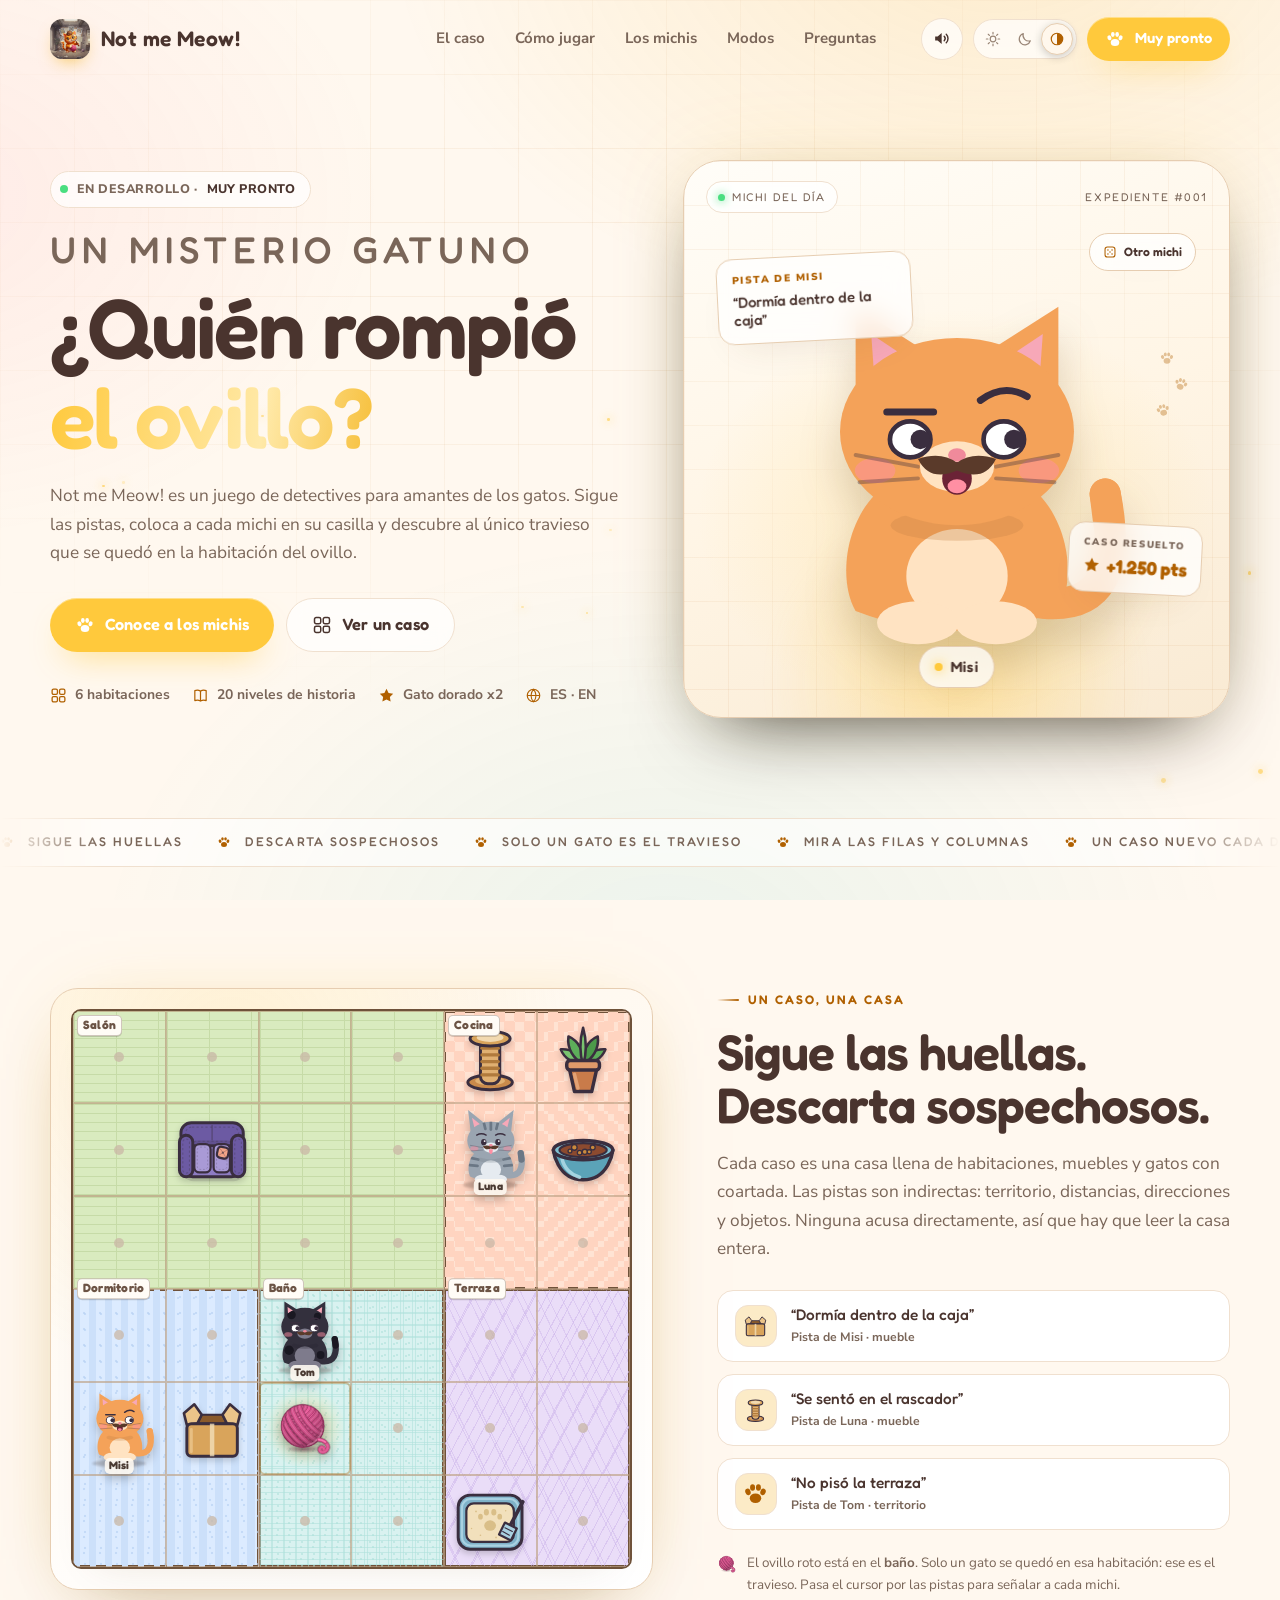
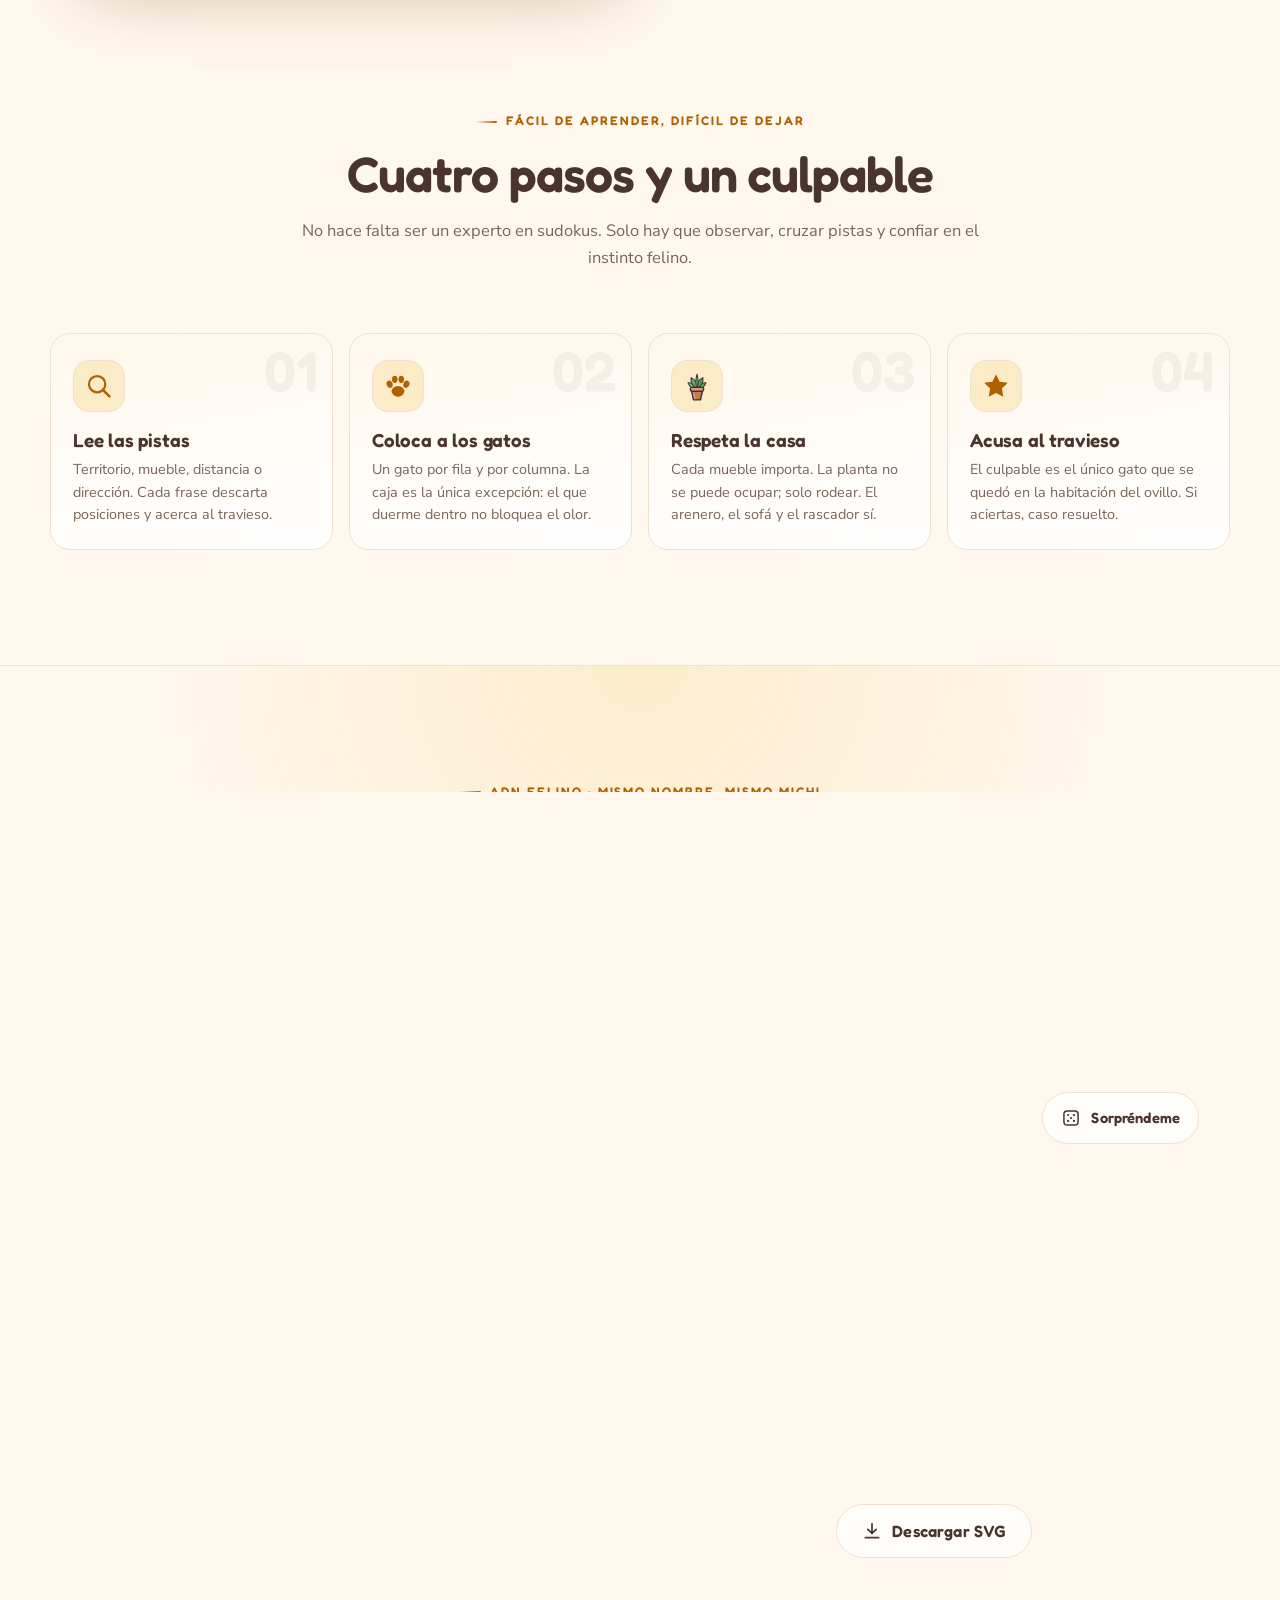
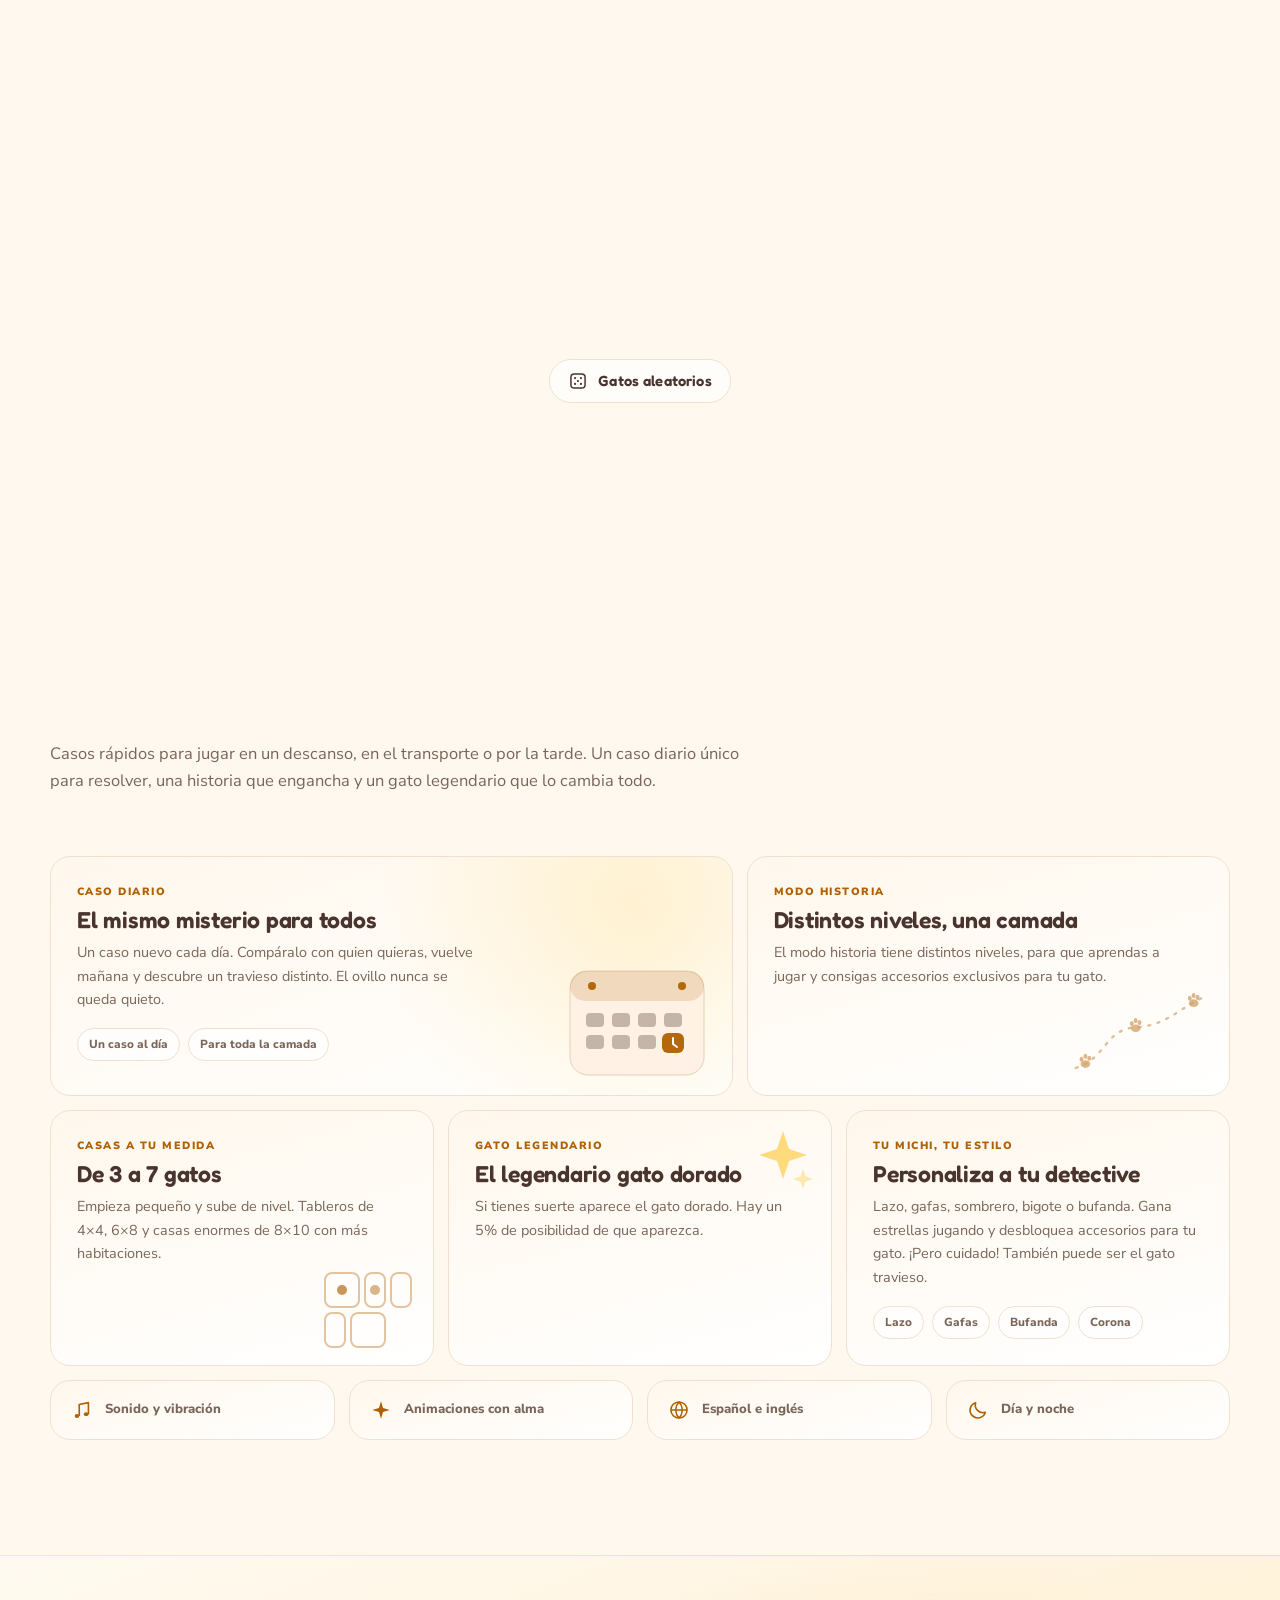
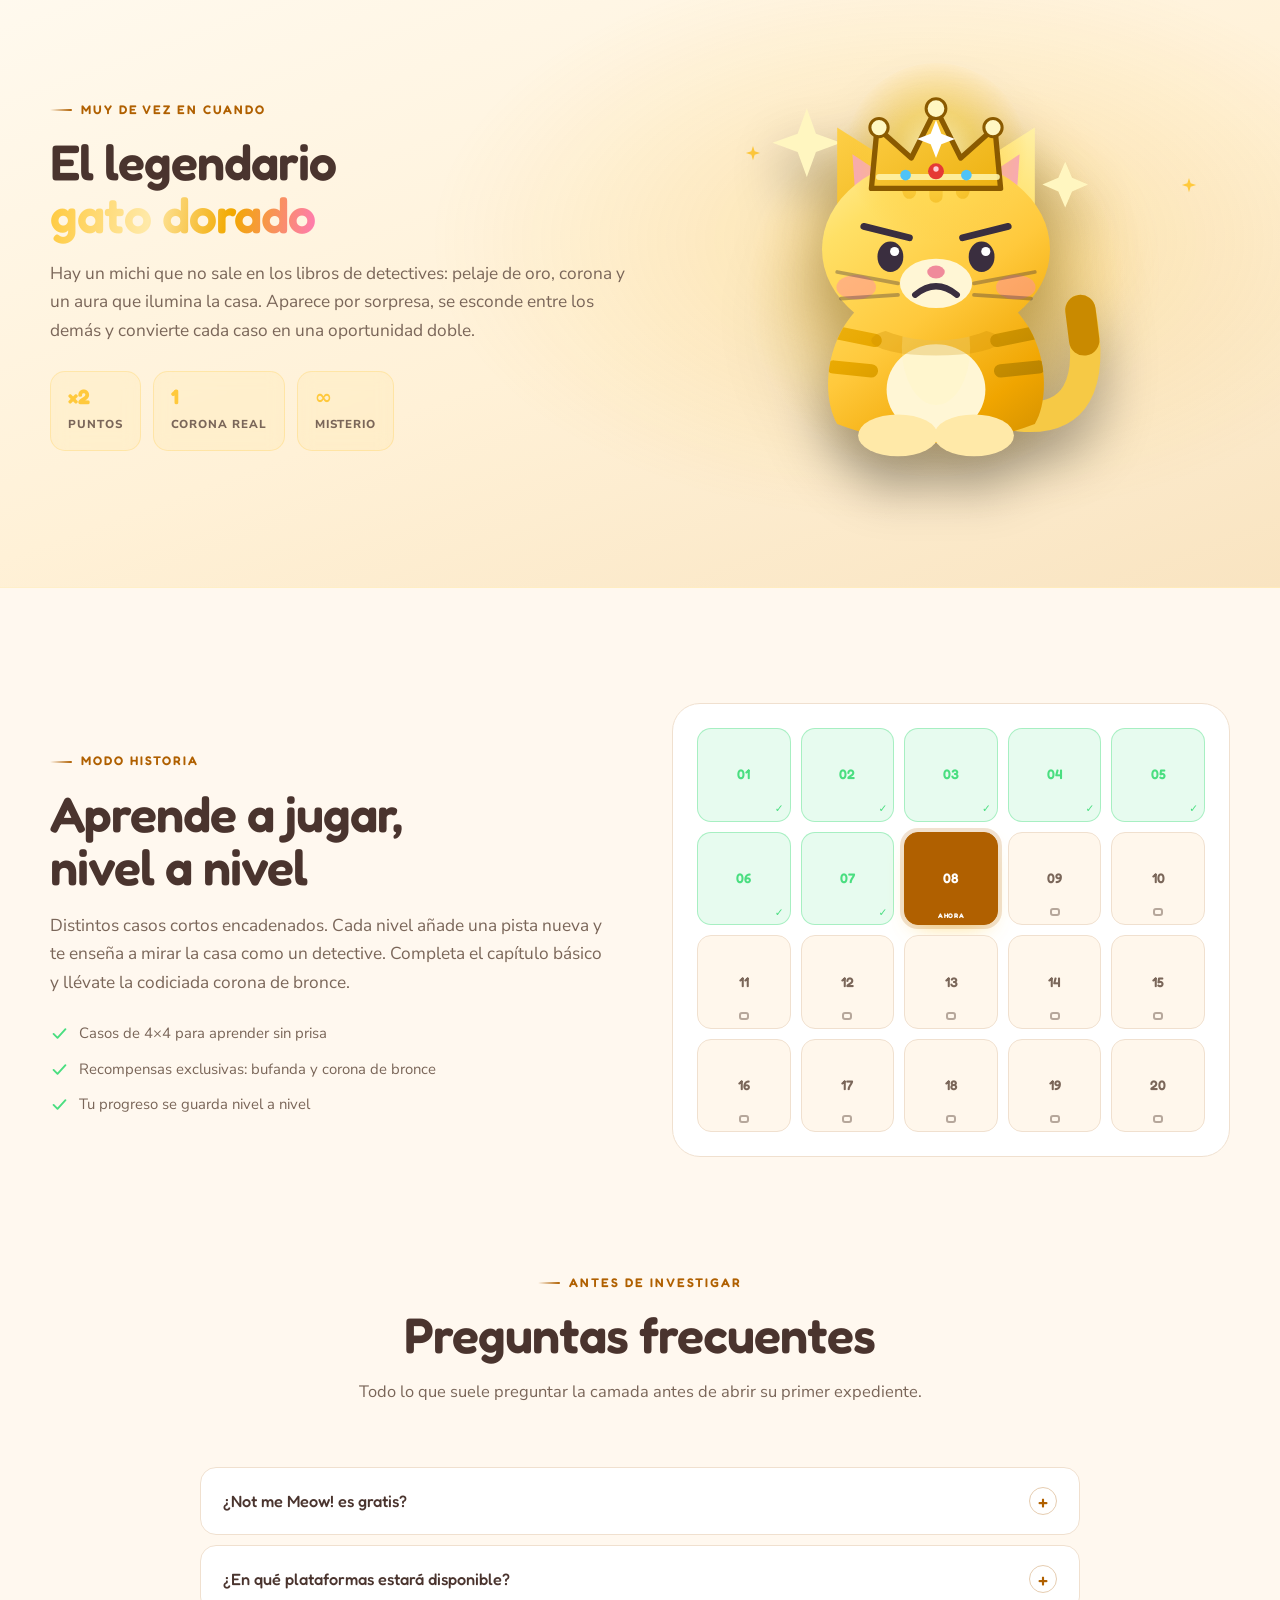
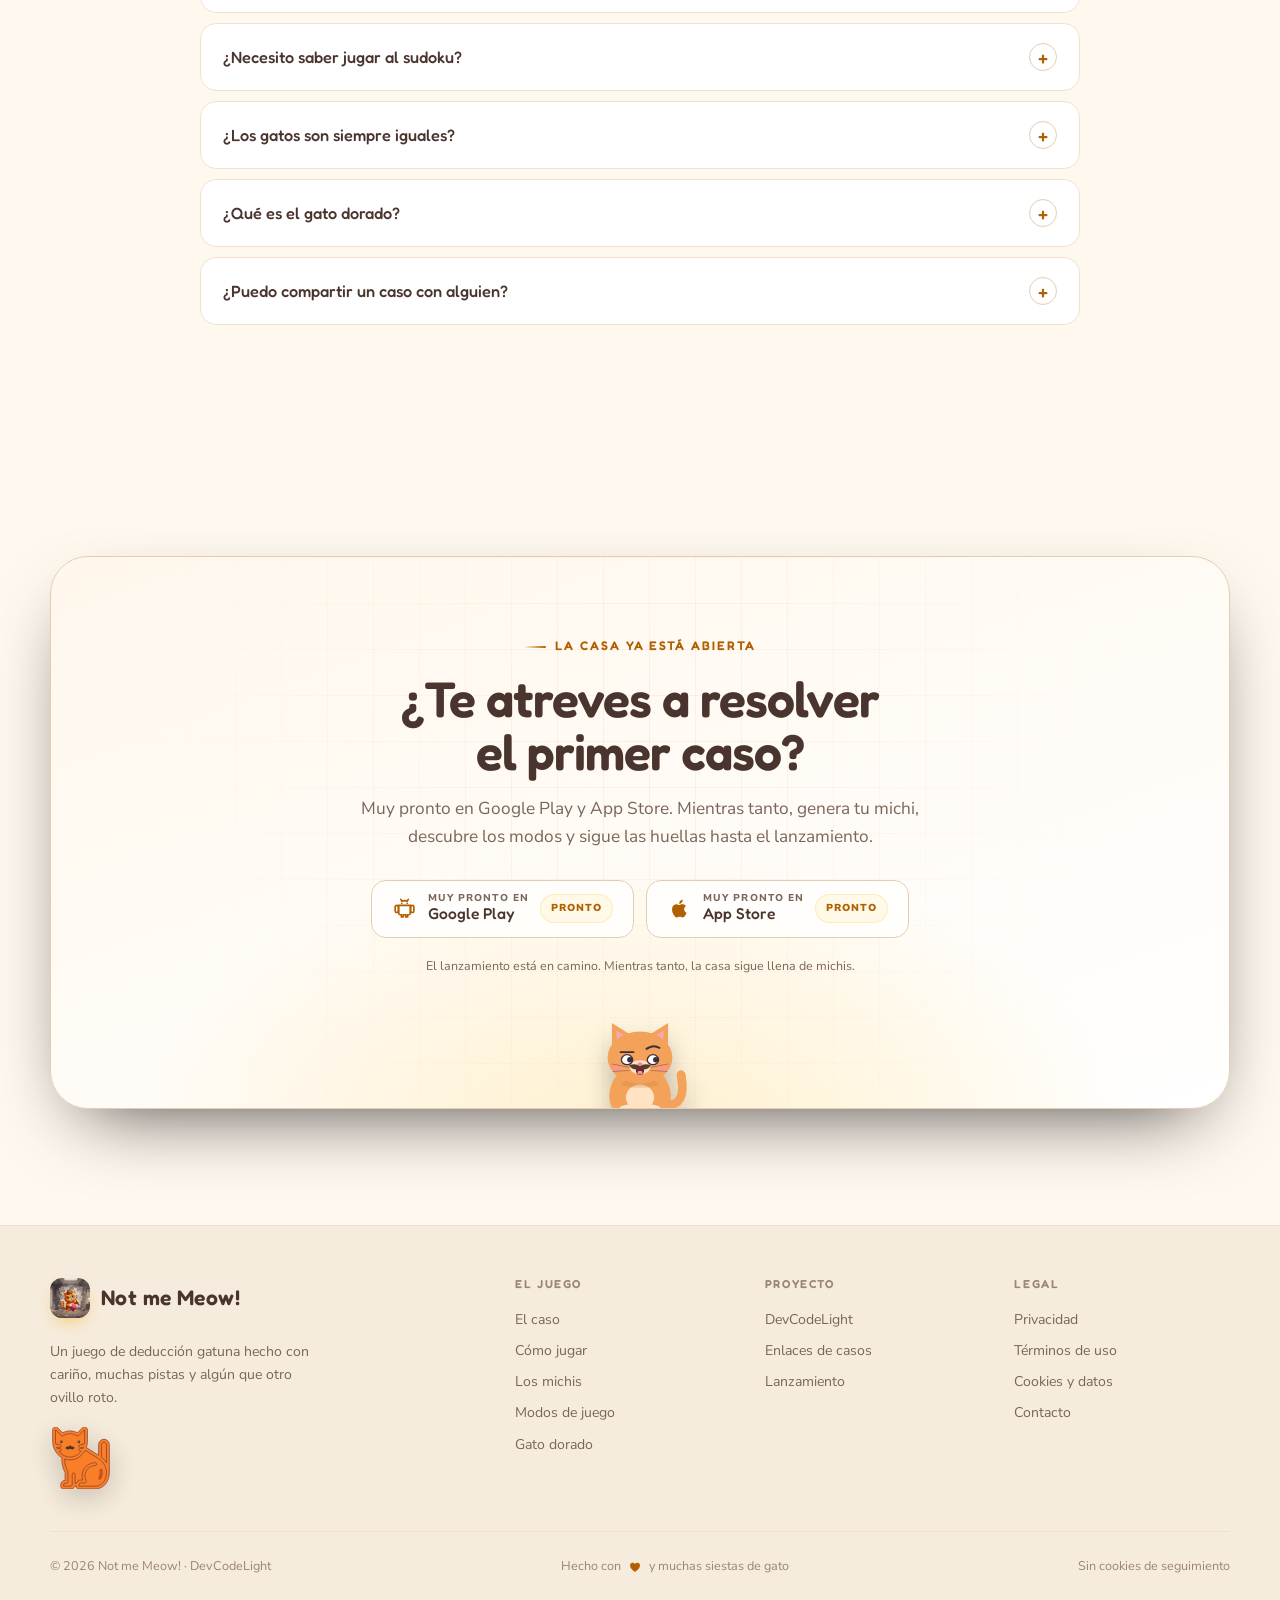
<file: index.html>
<!doctype html>
<html lang="es" data-theme="noche">
<head>
  <meta charset="utf-8">
  <meta name="viewport" content="width=device-width, initial-scale=1">
  <title>Not me Meow! · El juego de deducción gatuna</title>
  <meta name="description" content="Sigue las pistas, coloca a cada michi y descubre quién rompió el ovillo. Un juego de deducción con gatos, casos diarios e historia. Muy pronto en Android e iOS.">
  <meta name="robots" content="index, follow, max-image-preview:large, max-snippet:-1, max-video-preview:-1">
  <link rel="canonical" href="https://not-me-meow.devcodelight.com/">
  <link rel="alternate" hreflang="es" href="https://not-me-meow.devcodelight.com/">
  <link rel="alternate" hreflang="x-default" href="https://not-me-meow.devcodelight.com/">
  <meta name="theme-color" content="#080b16">
  <meta name="color-scheme" content="dark light">

  <meta property="og:type" content="website">
  <meta property="og:site_name" content="Not me Meow!">
  <meta property="og:title" content="Not me Meow! · ¿Quién rompió el ovillo?">
  <meta property="og:description" content="Un juego de deducción gatuna. Sigue las pistas, coloca a cada michi y encuentra al travieso. Conoce a los gatos, el modo historia y el legendario gato dorado.">
  <meta property="og:url" content="https://not-me-meow.devcodelight.com/">
  <meta property="og:image" content="https://not-me-meow.devcodelight.com/assets/og-image.png">
  <meta property="og:image:secure_url" content="https://not-me-meow.devcodelight.com/assets/og-image.png">
  <meta property="og:image:type" content="image/png">
  <meta property="og:image:width" content="1200">
  <meta property="og:image:height" content="630">
  <meta property="og:image:alt" content="Not me Meow!: ¿Quién rompió el ovillo? Un michi detective naranja con lupa y ovillo rosa frente a un corcho lleno de retratos de gatos.">
  <meta property="og:locale" content="es_ES">
  <meta name="twitter:card" content="summary_large_image">
  <meta name="twitter:title" content="Not me Meow! · ¿Quién rompió el ovillo?">
  <meta name="twitter:description" content="Un juego de deducción gatuna con casos diarios, historia y un legendario gato dorado.">
  <meta name="twitter:image" content="https://not-me-meow.devcodelight.com/assets/og-image.png">
  <meta name="twitter:image:alt" content="Not me Meow!: ¿Quién rompió el ovillo? Un michi detective naranja con lupa y ovillo rosa frente a un corcho lleno de retratos de gatos.">

  <link rel="icon" href="assets/icon-192.png" sizes="192x192" type="image/png">
  <link rel="icon" href="assets/logo.png" sizes="256x256" type="image/png">
  <link rel="apple-touch-icon" href="assets/apple-touch-icon.png" sizes="180x180">
  <link rel="manifest" href="manifest.webmanifest">
  <meta name="apple-mobile-web-app-capable" content="yes">
  <meta name="mobile-web-app-capable" content="yes">
  <meta name="apple-mobile-web-app-title" content="Not me Meow!">
  <meta name="apple-mobile-web-app-status-bar-style" content="default">
  <meta name="application-name" content="Not me Meow!">
  <link rel="preconnect" href="https://fonts.googleapis.com">
  <link rel="preconnect" href="https://fonts.gstatic.com" crossorigin>
  <link href="https://fonts.googleapis.com/css2?family=Fredoka:wght@400;500;600;700&family=Nunito+Sans:opsz,wght@6..12,400;6..12,600;6..12,700;6..12,800;6..12,900&display=swap" rel="stylesheet">
  <link rel="stylesheet" href="styles.css?v=13">

  <script>
    (function () {
      try {
        var mode = localStorage.getItem('michidoku-theme-mode');
        if (mode !== 'claro' && mode !== 'noche' && mode !== 'auto') {
          var saved = localStorage.getItem('michidoku-theme');
          mode = saved === 'claro' || saved === 'noche' ? saved : 'auto';
        }
        var theme = mode === 'auto'
          ? (window.matchMedia('(prefers-color-scheme: light)').matches ? 'claro' : 'noche')
          : mode;
        document.documentElement.setAttribute('data-theme', theme);
        document.documentElement.setAttribute('data-theme-mode', mode);
      } catch (error) { /* almacenamiento no disponible */ }
    })();
  </script>

  <script type="application/ld+json">
  {
    "@context": "https://schema.org",
    "@graph": [
      {
        "@type": "WebSite",
        "@id": "https://not-me-meow.devcodelight.com/#website",
        "url": "https://not-me-meow.devcodelight.com/",
        "name": "Not me Meow!",
        "description": "Web oficial de Not me Meow!, el juego de deducción gatuna.",
        "inLanguage": "es",
        "publisher": { "@id": "https://not-me-meow.devcodelight.com/#organization" }
      },
      {
        "@type": "Organization",
        "@id": "https://not-me-meow.devcodelight.com/#organization",
        "name": "DevCodeLight",
        "url": "https://devcodelight.com",
        "logo": {
          "@type": "ImageObject",
          "url": "https://not-me-meow.devcodelight.com/assets/icon.png",
          "width": 512,
          "height": 512
        }
      },
      {
        "@type": "VideoGame",
        "@id": "https://not-me-meow.devcodelight.com/#videogame",
        "name": "Not me Meow!",
        "alternateName": ["Not me Meow! Cat Game", "Juego de deducción gatuna"],
        "description": "Juego de deducción gatuna: sigue las pistas, coloca a los gatos en la casa y descubre al travieso que rompió el ovillo.",
        "url": "https://not-me-meow.devcodelight.com/",
        "image": "https://not-me-meow.devcodelight.com/assets/og-image.png",
        "inLanguage": ["es", "en"],
        "genre": ["Puzzle", "Deducción", "Lógica"],
        "applicationCategory": "Game",
        "gamePlatform": ["Android", "iOS"],
        "operatingSystem": "Android, iOS",
        "offers": {
          "@type": "Offer",
          "price": "0",
          "priceCurrency": "EUR",
          "availability": "https://schema.org/PreOrder"
        },
        "publisher": { "@id": "https://not-me-meow.devcodelight.com/#organization" },
        "isPartOf": { "@id": "https://not-me-meow.devcodelight.com/#website" }
      },
      {
        "@type": "FAQPage",
        "@id": "https://not-me-meow.devcodelight.com/#faq",
        "mainEntity": [
          {
            "@type": "Question",
            "name": "¿Not me Meow! es gratis?",
            "acceptedAnswer": {
              "@type": "Answer",
              "text": "Sí. Se puede jugar gratis. El juego incluye anuncios y vídeos voluntarios que puedes ver para conseguir pistas o estrellas extra. También hay contenido que se desbloquea jugando, como la historia y sus accesorios."
            }
          },
          {
            "@type": "Question",
            "name": "¿En qué plataformas estará disponible?",
            "acceptedAnswer": {
              "@type": "Answer",
              "text": "Estamos preparando el lanzamiento en Google Play y App Store. La web es el punto de encuentro mientras terminamos la última versión: aquí puedes conocer el juego, generar michis y ver cómo funciona un caso."
            }
          },
          {
            "@type": "Question",
            "name": "¿Necesito saber jugar al sudoku?",
            "acceptedAnswer": {
              "@type": "Answer",
              "text": "No. La única regla de colocación es que dos gatos no compartan fila ni columna (con la excepción de la caja). El resto es leer pistas y descartar. Si sabes observar, sabes jugar."
            }
          },
          {
            "@type": "Question",
            "name": "¿Los gatos son siempre iguales?",
            "acceptedAnswer": {
              "@type": "Answer",
              "text": "Sí. Cada nombre genera un ADN felino determinista: mismo nombre, mismo pelaje, orejas, mirada y accesorio. Puedes comprobarlo en el generador de esta página: escribe el mismo nombre dos veces y verás el mismo michi."
            }
          },
          {
            "@type": "Question",
            "name": "¿Qué es el gato dorado?",
            "acceptedAnswer": {
              "@type": "Answer",
              "text": "Un michi legendario que aparece por sorpresa en algunos casos. Lleva corona, brilla más que el resto y, si resuelves el caso, multiplica los puntos por dos. Encontrarlo es cuestión de suerte; resolverlo, de deducción."
            }
          },
          {
            "@type": "Question",
            "name": "¿Puedo compartir un caso con alguien?",
            "acceptedAnswer": {
              "@type": "Answer",
              "text": "Sí. Los casos se comparten con un enlace web al mismo tablero. Si tienes la app instalada, el enlace se abre directamente en el caso; si no, verás una página desde la que podrás intentarlo."
            }
          }
        ]
      }
    ]
  }
  </script>
</head>
<body>
  <a class="skip-link" href="#contenido">Saltar al contenido</a>

  <!-- Sprite de iconos -->
  <svg xmlns="http://www.w3.org/2000/svg" aria-hidden="true" style="position:absolute;width:0;height:0;overflow:hidden">
    <symbol id="i-paw" viewBox="0 0 24 24">
      <ellipse cx="12" cy="16.2" rx="5.1" ry="4.3" fill="currentColor"/>
      <ellipse cx="5.3" cy="10.6" rx="2.35" ry="3" fill="currentColor" transform="rotate(-20 5.3 10.6)"/>
      <ellipse cx="9.4" cy="6.6" rx="2.2" ry="2.9" fill="currentColor"/>
      <ellipse cx="14.6" cy="6.6" rx="2.2" ry="2.9" fill="currentColor"/>
      <ellipse cx="18.7" cy="10.6" rx="2.35" ry="3" fill="currentColor" transform="rotate(20 18.7 10.6)"/>
    </symbol>
    <symbol id="i-play" viewBox="0 0 24 24"><path d="M8 5.4v13.2L19 12 8 5.4Z" fill="currentColor"/></symbol>
    <symbol id="i-star" viewBox="0 0 24 24"><path d="m12 2.6 2.92 5.92 6.53.95-4.72 4.6 1.11 6.5L12 17.5l-5.84 3.07 1.11-6.5-4.72-4.6 6.53-.95L12 2.6Z" fill="currentColor"/></symbol>
    <symbol id="i-sparkle" viewBox="0 0 24 24"><path d="M12 2.5 14.2 9.8 21.5 12l-7.3 2.2L12 21.5l-2.2-7.3L2.5 12l7.3-2.2L12 2.5Z" fill="currentColor"/></symbol>
    <symbol id="i-arrow" viewBox="0 0 24 24"><path d="M4 12h14m-6-6 6 6-6 6" fill="none" stroke="currentColor" stroke-width="2.2" stroke-linecap="round" stroke-linejoin="round"/></symbol>
    <symbol id="i-check" viewBox="0 0 24 24"><path d="m4.5 12.5 5 5 10-11" fill="none" stroke="currentColor" stroke-width="2.4" stroke-linecap="round" stroke-linejoin="round"/></symbol>
    <symbol id="i-calendar" viewBox="0 0 24 24"><rect x="3" y="5" width="18" height="16" rx="3" fill="none" stroke="currentColor" stroke-width="1.8"/><path d="M3 9.5h18M8 3v4M16 3v4" fill="none" stroke="currentColor" stroke-width="1.8" stroke-linecap="round"/><circle cx="8" cy="14" r="1.4" fill="currentColor"/><circle cx="12" cy="14" r="1.4" fill="currentColor"/><circle cx="16" cy="14" r="1.4" fill="currentColor"/></symbol>
    <symbol id="i-grid" viewBox="0 0 24 24"><rect x="3" y="3" width="7.5" height="7.5" rx="2" fill="none" stroke="currentColor" stroke-width="1.8"/><rect x="13.5" y="3" width="7.5" height="7.5" rx="2" fill="none" stroke="currentColor" stroke-width="1.8"/><rect x="3" y="13.5" width="7.5" height="7.5" rx="2" fill="none" stroke="currentColor" stroke-width="1.8"/><rect x="13.5" y="13.5" width="7.5" height="7.5" rx="2" fill="none" stroke="currentColor" stroke-width="1.8"/></symbol>
    <symbol id="i-book" viewBox="0 0 24 24"><path d="M4 5.2c2.6-1 5.2-1 8 .6v14c-2.8-1.6-5.4-1.6-8-.6v-14Zm16 0c-2.6-1-5.2-1-8 .6v14c2.8-1.6 5.4-1.6 8-.6v-14Z" fill="none" stroke="currentColor" stroke-width="1.7" stroke-linejoin="round"/></symbol>
    <!-- Objetos de la casa: mismos dibujos SVG que usa la app (IconoMueble y Ovillo) -->
    <symbol id="i-yarn" viewBox="0 0 32 32">
      <defs>
        <radialGradient id="ovCuerpo" cx="34%" cy="28%" r="80%">
          <stop offset="0" stop-color="#F479B0"/>
          <stop offset=".5" stop-color="#F25C9F"/>
          <stop offset="1" stop-color="#A53F6C"/>
        </radialGradient>
        <radialGradient id="ovVolumen" cx="34%" cy="28%" r="82%">
          <stop offset="0" stop-color="#5C233C" stop-opacity="0"/>
          <stop offset=".45" stop-color="#5C233C" stop-opacity=".06"/>
          <stop offset=".7" stop-color="#5C233C" stop-opacity=".2"/>
          <stop offset="1" stop-color="#5C233C" stop-opacity=".62"/>
        </radialGradient>
        <radialGradient id="ovSuelo" cx="50%" cy="50%" r="50%">
          <stop offset="0" stop-color="#5C233C" stop-opacity=".5"/>
          <stop offset="1" stop-color="#5C233C" stop-opacity="0"/>
        </radialGradient>
        <clipPath id="ovClip"><circle cx="15" cy="14.6" r="11.2"/></clipPath>
      </defs>
      <ellipse cx="15.6" cy="26.7" rx="9.6" ry="2.1" fill="url(#ovSuelo)"/>
      <path d="M23.4 21.7 C27 22.4 29.2 25 27.6 27.2 C26.2 29 23.4 28.4 23.9 26.6 C24.3 25.3 26.3 25.5 26.1 26.9" fill="none" stroke="#5C233C" stroke-width="3" stroke-linecap="round" opacity=".28"/>
      <path d="M23.4 21.7 C27 22.4 29.2 25 27.6 27.2 C26.2 29 23.4 28.4 23.9 26.6 C24.3 25.3 26.3 25.5 26.1 26.9" fill="none" stroke="#A53F6C" stroke-width="1.9" stroke-linecap="round"/>
      <path d="M23.4 21.7 C27 22.4 29.2 25 27.6 27.2 C26.2 29 23.4 28.4 23.9 26.6 C24.3 25.3 26.3 25.5 26.1 26.9" fill="none" stroke="#F25C9F" stroke-width="1.41" stroke-linecap="round"/>
      <path d="M23.4 21.7 C27 22.4 29.2 25 27.6 27.2 C26.2 29 23.4 28.4 23.9 26.6 C24.3 25.3 26.3 25.5 26.1 26.9" fill="none" stroke="#A53F6C" stroke-width="1.33" stroke-linecap="round" stroke-dasharray="0.55 0.95" opacity=".35"/>
      <path d="M23.4 21.7 C27 22.4 29.2 25 27.6 27.2 C26.2 29 23.4 28.4 23.9 26.6 C24.3 25.3 26.3 25.5 26.1 26.9" fill="none" stroke="#F9AECF" stroke-width="0.46" stroke-linecap="round" opacity=".28"/>
      <circle cx="15" cy="14.6" r="11.2" fill="url(#ovCuerpo)"/>
      <g clip-path="url(#ovClip)">
      <g transform="rotate(-30 15 14.6)">
        <path d="M8.23 5.95 A6.77 2.30 0 0 0 21.77 5.95" fill="none" stroke="#A53F6C" stroke-width="2.5" stroke-linecap="round"/>
        <path d="M8.23 5.95 A6.77 2.30 0 0 0 21.77 5.95" fill="none" stroke="#F25C9F" stroke-width="1.85" stroke-linecap="round"/>
        <path d="M8.23 5.95 A6.77 2.30 0 0 0 21.77 5.95" fill="none" stroke="#A53F6C" stroke-width="1.75" stroke-linecap="round" stroke-dasharray="0.55 0.95" opacity=".35"/>
        <path d="M8.23 5.95 A6.77 2.30 0 0 0 21.77 5.95" fill="none" stroke="#F9AECF" stroke-width="0.60" stroke-linecap="round" opacity=".28"/>
        <path d="M5.41 8.40 A9.59 3.26 0 0 0 24.59 8.40" fill="none" stroke="#A53F6C" stroke-width="2.5" stroke-linecap="round"/>
        <path d="M5.41 8.40 A9.59 3.26 0 0 0 24.59 8.40" fill="none" stroke="#F25C9F" stroke-width="1.85" stroke-linecap="round"/>
        <path d="M5.41 8.40 A9.59 3.26 0 0 0 24.59 8.40" fill="none" stroke="#A53F6C" stroke-width="1.75" stroke-linecap="round" stroke-dasharray="0.55 0.95" opacity=".35"/>
        <path d="M5.41 8.40 A9.59 3.26 0 0 0 24.59 8.40" fill="none" stroke="#F9AECF" stroke-width="0.60" stroke-linecap="round" opacity=".28"/>
        <path d="M3.91 10.84 A11.09 3.77 0 0 0 26.09 10.84" fill="none" stroke="#A53F6C" stroke-width="2.5" stroke-linecap="round"/>
        <path d="M3.91 10.84 A11.09 3.77 0 0 0 26.09 10.84" fill="none" stroke="#F25C9F" stroke-width="1.85" stroke-linecap="round"/>
        <path d="M3.91 10.84 A11.09 3.77 0 0 0 26.09 10.84" fill="none" stroke="#A53F6C" stroke-width="1.75" stroke-linecap="round" stroke-dasharray="0.55 0.95" opacity=".35"/>
        <path d="M3.91 10.84 A11.09 3.77 0 0 0 26.09 10.84" fill="none" stroke="#F9AECF" stroke-width="0.60" stroke-linecap="round" opacity=".28"/>
        <path d="M3.22 13.28 A11.78 4.00 0 0 0 26.78 13.28" fill="none" stroke="#A53F6C" stroke-width="2.5" stroke-linecap="round"/>
        <path d="M3.22 13.28 A11.78 4.00 0 0 0 26.78 13.28" fill="none" stroke="#F25C9F" stroke-width="1.85" stroke-linecap="round"/>
        <path d="M3.22 13.28 A11.78 4.00 0 0 0 26.78 13.28" fill="none" stroke="#A53F6C" stroke-width="1.75" stroke-linecap="round" stroke-dasharray="0.55 0.95" opacity=".35"/>
        <path d="M3.22 13.28 A11.78 4.00 0 0 0 26.78 13.28" fill="none" stroke="#F9AECF" stroke-width="0.60" stroke-linecap="round" opacity=".28"/>
        <path d="M3.20 15.73 A11.80 4.01 0 0 0 26.80 15.73" fill="none" stroke="#A53F6C" stroke-width="2.5" stroke-linecap="round"/>
        <path d="M3.20 15.73 A11.80 4.01 0 0 0 26.80 15.73" fill="none" stroke="#F25C9F" stroke-width="1.85" stroke-linecap="round"/>
        <path d="M3.20 15.73 A11.80 4.01 0 0 0 26.80 15.73" fill="none" stroke="#A53F6C" stroke-width="1.75" stroke-linecap="round" stroke-dasharray="0.55 0.95" opacity=".35"/>
        <path d="M3.20 15.73 A11.80 4.01 0 0 0 26.80 15.73" fill="none" stroke="#F9AECF" stroke-width="0.60" stroke-linecap="round" opacity=".28"/>
        <path d="M3.83 18.17 A11.17 3.80 0 0 0 26.17 18.17" fill="none" stroke="#A53F6C" stroke-width="2.5" stroke-linecap="round"/>
        <path d="M3.83 18.17 A11.17 3.80 0 0 0 26.17 18.17" fill="none" stroke="#F25C9F" stroke-width="1.85" stroke-linecap="round"/>
        <path d="M3.83 18.17 A11.17 3.80 0 0 0 26.17 18.17" fill="none" stroke="#A53F6C" stroke-width="1.75" stroke-linecap="round" stroke-dasharray="0.55 0.95" opacity=".35"/>
        <path d="M3.83 18.17 A11.17 3.80 0 0 0 26.17 18.17" fill="none" stroke="#F9AECF" stroke-width="0.60" stroke-linecap="round" opacity=".28"/>
        <path d="M5.26 20.62 A9.74 3.31 0 0 0 24.74 20.62" fill="none" stroke="#A53F6C" stroke-width="2.5" stroke-linecap="round"/>
        <path d="M5.26 20.62 A9.74 3.31 0 0 0 24.74 20.62" fill="none" stroke="#F25C9F" stroke-width="1.85" stroke-linecap="round"/>
        <path d="M5.26 20.62 A9.74 3.31 0 0 0 24.74 20.62" fill="none" stroke="#A53F6C" stroke-width="1.75" stroke-linecap="round" stroke-dasharray="0.55 0.95" opacity=".35"/>
        <path d="M5.26 20.62 A9.74 3.31 0 0 0 24.74 20.62" fill="none" stroke="#F9AECF" stroke-width="0.60" stroke-linecap="round" opacity=".28"/>
        <path d="M7.93 23.06 A7.07 2.40 0 0 0 22.07 23.06" fill="none" stroke="#A53F6C" stroke-width="2.5" stroke-linecap="round"/>
        <path d="M7.93 23.06 A7.07 2.40 0 0 0 22.07 23.06" fill="none" stroke="#F25C9F" stroke-width="1.85" stroke-linecap="round"/>
        <path d="M7.93 23.06 A7.07 2.40 0 0 0 22.07 23.06" fill="none" stroke="#A53F6C" stroke-width="1.75" stroke-linecap="round" stroke-dasharray="0.55 0.95" opacity=".35"/>
        <path d="M7.93 23.06 A7.07 2.40 0 0 0 22.07 23.06" fill="none" stroke="#F9AECF" stroke-width="0.60" stroke-linecap="round" opacity=".28"/>
      </g>
      <g transform="rotate(52 15 14.6)">
        <path d="M5.26 8.58 A9.74 2.92 0 0 0 24.74 8.58" fill="none" stroke="#5C233C" stroke-width="3.60" stroke-linecap="round" opacity=".28"/>
        <path d="M5.26 8.58 A9.74 2.92 0 0 0 24.74 8.58" fill="none" stroke="#A53F6C" stroke-width="2.5" stroke-linecap="round"/>
        <path d="M5.26 8.58 A9.74 2.92 0 0 0 24.74 8.58" fill="none" stroke="#F25C9F" stroke-width="1.85" stroke-linecap="round"/>
        <path d="M5.26 8.58 A9.74 2.92 0 0 0 24.74 8.58" fill="none" stroke="#A53F6C" stroke-width="1.75" stroke-linecap="round" stroke-dasharray="0.55 0.95" opacity=".35"/>
        <path d="M5.26 8.58 A9.74 2.92 0 0 0 24.74 8.58" fill="none" stroke="#F9AECF" stroke-width="0.60" stroke-linecap="round" opacity=".28"/>
        <path d="M3.50 11.97 A11.50 3.45 0 0 0 26.50 11.97" fill="none" stroke="#5C233C" stroke-width="3.60" stroke-linecap="round" opacity=".28"/>
        <path d="M3.50 11.97 A11.50 3.45 0 0 0 26.50 11.97" fill="none" stroke="#A53F6C" stroke-width="2.5" stroke-linecap="round"/>
        <path d="M3.50 11.97 A11.50 3.45 0 0 0 26.50 11.97" fill="none" stroke="#F25C9F" stroke-width="1.85" stroke-linecap="round"/>
        <path d="M3.50 11.97 A11.50 3.45 0 0 0 26.50 11.97" fill="none" stroke="#A53F6C" stroke-width="1.75" stroke-linecap="round" stroke-dasharray="0.55 0.95" opacity=".35"/>
        <path d="M3.50 11.97 A11.50 3.45 0 0 0 26.50 11.97" fill="none" stroke="#F9AECF" stroke-width="0.60" stroke-linecap="round" opacity=".28"/>
        <path d="M3.16 15.35 A11.84 3.55 0 0 0 26.84 15.35" fill="none" stroke="#5C233C" stroke-width="3.60" stroke-linecap="round" opacity=".28"/>
        <path d="M3.16 15.35 A11.84 3.55 0 0 0 26.84 15.35" fill="none" stroke="#A53F6C" stroke-width="2.5" stroke-linecap="round"/>
        <path d="M3.16 15.35 A11.84 3.55 0 0 0 26.84 15.35" fill="none" stroke="#F25C9F" stroke-width="1.85" stroke-linecap="round"/>
        <path d="M3.16 15.35 A11.84 3.55 0 0 0 26.84 15.35" fill="none" stroke="#A53F6C" stroke-width="1.75" stroke-linecap="round" stroke-dasharray="0.55 0.95" opacity=".35"/>
        <path d="M3.16 15.35 A11.84 3.55 0 0 0 26.84 15.35" fill="none" stroke="#F9AECF" stroke-width="0.60" stroke-linecap="round" opacity=".28"/>
        <path d="M4.08 18.74 A10.92 3.28 0 0 0 25.92 18.74" fill="none" stroke="#5C233C" stroke-width="3.60" stroke-linecap="round" opacity=".28"/>
        <path d="M4.08 18.74 A10.92 3.28 0 0 0 25.92 18.74" fill="none" stroke="#A53F6C" stroke-width="2.5" stroke-linecap="round"/>
        <path d="M4.08 18.74 A10.92 3.28 0 0 0 25.92 18.74" fill="none" stroke="#F25C9F" stroke-width="1.85" stroke-linecap="round"/>
        <path d="M4.08 18.74 A10.92 3.28 0 0 0 25.92 18.74" fill="none" stroke="#A53F6C" stroke-width="1.75" stroke-linecap="round" stroke-dasharray="0.55 0.95" opacity=".35"/>
        <path d="M4.08 18.74 A10.92 3.28 0 0 0 25.92 18.74" fill="none" stroke="#F9AECF" stroke-width="0.60" stroke-linecap="round" opacity=".28"/>
        <path d="M6.69 22.12 A8.31 2.49 0 0 0 23.31 22.12" fill="none" stroke="#5C233C" stroke-width="3.60" stroke-linecap="round" opacity=".28"/>
        <path d="M6.69 22.12 A8.31 2.49 0 0 0 23.31 22.12" fill="none" stroke="#A53F6C" stroke-width="2.5" stroke-linecap="round"/>
        <path d="M6.69 22.12 A8.31 2.49 0 0 0 23.31 22.12" fill="none" stroke="#F25C9F" stroke-width="1.85" stroke-linecap="round"/>
        <path d="M6.69 22.12 A8.31 2.49 0 0 0 23.31 22.12" fill="none" stroke="#A53F6C" stroke-width="1.75" stroke-linecap="round" stroke-dasharray="0.55 0.95" opacity=".35"/>
        <path d="M6.69 22.12 A8.31 2.49 0 0 0 23.31 22.12" fill="none" stroke="#F9AECF" stroke-width="0.60" stroke-linecap="round" opacity=".28"/>
      </g>
      <circle cx="15" cy="14.6" r="11.2" fill="url(#ovVolumen)"/>
      </g>
      <path d="M25.3 16.4 A10.5 10.5 0 0 1 17.7 24.7" fill="none" stroke="#F9AECF" stroke-width="0.9" stroke-linecap="round" opacity=".4"/>
      <circle cx="15" cy="14.6" r="11.2" fill="none" stroke="#5C233C" stroke-width="0.7" opacity=".45"/>
      <path d="M23.4 21.7 C24.6 21.9 25.8 22.3 26.8 23" fill="none" stroke="#A53F6C" stroke-width="1.9" stroke-linecap="round"/>
      <path d="M23.4 21.7 C24.6 21.9 25.8 22.3 26.8 23" fill="none" stroke="#F25C9F" stroke-width="1.4" stroke-linecap="round"/>
      <path d="M23.4 21.7 C24.6 21.9 25.8 22.3 26.8 23" fill="none" stroke="#F9AECF" stroke-width="0.45" stroke-linecap="round" opacity=".55"/>
    </symbol>
    <symbol id="i-box" viewBox="0 0 100 100">
      <polygon points="30,44 70,44 64,32 36,32" fill="#8A5A2B" stroke="#3A2E3F" stroke-width="3" stroke-linejoin="round"/>
      <polygon points="16,46 30,44 36,32 26,18 12,30" fill="#EBC489" stroke="#3A2E3F" stroke-width="3.5" stroke-linejoin="round"/>
      <polygon points="84,46 70,44 64,32 74,18 88,30" fill="#EBC489" stroke="#3A2E3F" stroke-width="3.5" stroke-linejoin="round"/>
      <rect x="16" y="44" width="68" height="44" rx="6" fill="#D9A45B" stroke="#3A2E3F" stroke-width="4"/>
      <rect x="47" y="44" width="6" height="44" fill="#F5E3C0" opacity=".75"/>
      <path d="M22 52 L22 82" stroke="#EBC489" stroke-width="4" stroke-linecap="round" opacity=".85"/>
    </symbol>
    <symbol id="i-sofa" viewBox="0 0 100 100">
      <rect x="9" y="20" width="86" height="72" rx="16" fill="#3A2E3F" opacity=".14"/>
      <rect x="14" y="34" width="72" height="52" rx="10" fill="#8E7CC3" stroke="#3A2E3F" stroke-width="4"/>
      <rect x="8" y="13" width="84" height="31" rx="14" fill="#6C5AA3" stroke="#3A2E3F" stroke-width="4"/>
      <rect x="14" y="19" width="72" height="19" rx="9" fill="none" stroke="#3A2E3F" stroke-width="1.5" stroke-dasharray="3 3" opacity=".3"/>
      <line x1="50" y1="17" x2="50" y2="36" stroke="#3A2E3F" stroke-width="2" stroke-linecap="round" opacity=".4"/>
      <rect x="26" y="37" width="48" height="5" rx="2.5" fill="#3A2E3F" opacity=".2"/>
      <rect x="6" y="30" width="18" height="56" rx="9" fill="#6C5AA3" stroke="#3A2E3F" stroke-width="4"/>
      <rect x="76" y="30" width="18" height="56" rx="9" fill="#6C5AA3" stroke="#3A2E3F" stroke-width="4"/>
      <rect x="10.5" y="35" width="9" height="46" rx="4.5" fill="none" stroke="#3A2E3F" stroke-width="1.5" stroke-dasharray="3 3" opacity=".3"/>
      <rect x="80.5" y="35" width="9" height="46" rx="4.5" fill="none" stroke="#3A2E3F" stroke-width="1.5" stroke-dasharray="3 3" opacity=".3"/>
      <rect x="24" y="42" width="3" height="38" rx="1.5" fill="#3A2E3F" opacity=".18"/>
      <rect x="73" y="42" width="3" height="38" rx="1.5" fill="#3A2E3F" opacity=".18"/>
      <rect x="26" y="42" width="22" height="38" rx="7" fill="#A99AD6" stroke="#3A2E3F" stroke-width="3"/>
      <rect x="52" y="42" width="22" height="38" rx="7" fill="#A99AD6" stroke="#3A2E3F" stroke-width="3"/>
      <rect x="30" y="46" width="14" height="30" rx="4" fill="none" stroke="#3A2E3F" stroke-width="1.2" stroke-dasharray="2.5 2.5" opacity=".25"/>
      <rect x="56" y="46" width="14" height="30" rx="4" fill="none" stroke="#3A2E3F" stroke-width="1.2" stroke-dasharray="2.5 2.5" opacity=".25"/>
      <g transform="rotate(12 64.5 53.5)">
        <rect x="58" y="48" width="15" height="15" rx="4" fill="#3A2E3F" opacity=".22"/>
        <rect x="57" y="46" width="15" height="15" rx="4.5" fill="#F2A488" stroke="#3A2E3F" stroke-width="3"/>
        <line x1="60" y1="49" x2="69" y2="58" stroke="#3A2E3F" stroke-width="1.2" stroke-linecap="round" opacity=".28"/>
        <line x1="69" y1="49" x2="60" y2="58" stroke="#3A2E3F" stroke-width="1.2" stroke-linecap="round" opacity=".28"/>
        <rect x="63" y="52" width="3" height="3" rx="1.5" fill="#3A2E3F" opacity=".55"/>
      </g>
    </symbol>
    <symbol id="i-bowl" viewBox="0 0 100 100">
      <g transform="translate(50 50) scale(1.18) translate(-50 -50)">
        <path d="M16 50 C16 50 20 84 50 84 C80 84 84 50 84 50 Z" fill="#5BA3B8" stroke="#3A2E3F" stroke-width="4" stroke-linejoin="round"/>
        <path d="M26 60 C28 70 36 78 46 81" fill="none" stroke="#B7E0EA" stroke-width="4" stroke-linecap="round" opacity=".8"/>
        <ellipse cx="50" cy="50" rx="34" ry="11" fill="#7FC0D2" stroke="#3A2E3F" stroke-width="4"/>
        <ellipse cx="50" cy="50" rx="27" ry="8" fill="#8C4A2F" stroke="#3A2E3F" stroke-width="2.5"/>
        <g fill="#C98A3D" stroke="#3A2E3F" stroke-width="1.5">
          <circle cx="40" cy="47" r="3.2"/>
          <circle cx="52" cy="52" r="3"/>
          <circle cx="61" cy="47" r="2.8"/>
          <circle cx="46" cy="53" r="2.6"/>
          <circle cx="57" cy="52" r="2.4"/>
          <circle cx="35" cy="51" r="2.2"/>
        </g>
      </g>
    </symbol>
    <symbol id="i-plant" viewBox="0 0 100 100">
      <g transform="translate(50 50) scale(1.16) translate(-50 -50)">
        <path d="M50 58 C38 58 28 51 24 41 C36 40 47 47 50 58 Z" fill="#79C46F" stroke="#3A2E3F" stroke-width="3" stroke-linejoin="round"/>
        <path d="M50 58 C62 58 72 51 76 41 C64 40 53 47 50 58 Z" fill="#5DAE5A" stroke="#3A2E3F" stroke-width="3" stroke-linejoin="round"/>
        <path d="M50 58 C39 52 31 40 33 26 C44 31 52 43 50 58 Z" fill="#5DAE5A" stroke="#3A2E3F" stroke-width="3" stroke-linejoin="round"/>
        <path d="M50 58 C61 52 69 40 67 26 C56 31 48 43 50 58 Z" fill="#4C9A4A" stroke="#3A2E3F" stroke-width="3" stroke-linejoin="round"/>
        <path d="M50 60 C46 46 46 30 50 16 C54 30 54 46 50 60 Z" fill="#79C46F" stroke="#3A2E3F" stroke-width="3" stroke-linejoin="round"/>
        <path d="M34 63 L66 63 L60 90 L40 90 Z" fill="#C97B4A" stroke="#3A2E3F" stroke-width="4" stroke-linejoin="round"/>
        <path d="M40 70 L44 86" stroke="#E8A87C" stroke-width="4" stroke-linecap="round" opacity=".85"/>
        <rect x="31" y="54" width="38" height="11" rx="4" fill="#E09A6A" stroke="#3A2E3F" stroke-width="4"/>
      </g>
    </symbol>
    <symbol id="i-litter" viewBox="0 0 100 100">
      <rect x="7" y="15" width="86" height="73" rx="16" fill="#7FB2C9" stroke="#3A2E3F" stroke-width="4"/>
      <rect x="12" y="20" width="76" height="63" rx="12" fill="none" stroke="#A9D1E1" stroke-width="3"/>
      <rect x="18" y="26" width="64" height="52" rx="10" fill="#F2E0BC" stroke="#3A2E3F" stroke-width="3"/>
      <g fill="#D9BE88">
        <circle cx="31" cy="37" r="1.2"/>
        <circle cx="37" cy="69" r="1.1"/>
        <circle cx="66" cy="64" r="1.3"/>
        <circle cx="71" cy="36" r="1"/>
        <circle cx="58" cy="72" r="1.2"/>
        <circle cx="25" cy="60" r="1"/>
        <circle cx="73" cy="55" r="1.1"/>
      </g>
      <ellipse cx="50" cy="56" rx="8" ry="7" fill="#D9BE88"/>
      <ellipse cx="37" cy="44" rx="3.2" ry="4" fill="#D9BE88"/>
      <ellipse cx="45" cy="38" rx="3.4" ry="4.3" fill="#D9BE88"/>
      <ellipse cx="55" cy="38" rx="3.4" ry="4.3" fill="#D9BE88"/>
      <ellipse cx="63" cy="44" rx="3.2" ry="4" fill="#D9BE88"/>
      <line x1="94" y1="24" x2="76" y2="58" stroke="#3A2E3F" stroke-width="5" stroke-linecap="round"/>
      <polygon points="70,52 86,60 78,76 62,68" fill="#A9D1E1" stroke="#3A2E3F" stroke-width="3" stroke-linejoin="round"/>
      <path d="M70 59 L80 64" stroke="#3A2E3F" stroke-width="1.5" stroke-linecap="round"/>
      <path d="M67 64 L76 69" stroke="#3A2E3F" stroke-width="1.5" stroke-linecap="round"/>
    </symbol>
    <symbol id="i-scratcher" viewBox="0 0 100 100">
      <ellipse cx="50" cy="84" rx="30" ry="10" fill="#C98A4B" stroke="#3A2E3F" stroke-width="4"/>
      <ellipse cx="50" cy="82" rx="20" ry="6" fill="#E0B072"/>
      <rect x="37" y="24" width="26" height="62" rx="10" fill="#E0B072" stroke="#3A2E3F" stroke-width="4"/>
      <g stroke="#B07A3C" stroke-width="4.5" stroke-linecap="round">
        <line x1="39" y1="38" x2="61" y2="38"/>
        <line x1="39" y1="47" x2="61" y2="47"/>
        <line x1="39" y1="56" x2="61" y2="56"/>
        <line x1="39" y1="65" x2="61" y2="65"/>
        <line x1="39" y1="74" x2="61" y2="74"/>
      </g>
      <ellipse cx="50" cy="25" rx="27" ry="10" fill="#D9A45B" stroke="#3A2E3F" stroke-width="4"/>
      <ellipse cx="50" cy="23.5" rx="18" ry="6" fill="#F2D9B0"/>
    </symbol>
    <symbol id="i-dice" viewBox="0 0 24 24"><rect x="3.5" y="3.5" width="17" height="17" rx="4" fill="none" stroke="currentColor" stroke-width="1.8"/><circle cx="8.5" cy="8.5" r="1.3" fill="currentColor"/><circle cx="15.5" cy="8.5" r="1.3" fill="currentColor"/><circle cx="12" cy="12" r="1.3" fill="currentColor"/><circle cx="8.5" cy="15.5" r="1.3" fill="currentColor"/><circle cx="15.5" cy="15.5" r="1.3" fill="currentColor"/></symbol>
    <symbol id="i-download" viewBox="0 0 24 24"><path d="M12 3v12m-5-5 5 5 5-5M4 20h16" fill="none" stroke="currentColor" stroke-width="2" stroke-linecap="round" stroke-linejoin="round"/></symbol>
    <symbol id="i-sun" viewBox="0 0 24 24"><circle cx="12" cy="12" r="4.2" fill="none" stroke="currentColor" stroke-width="1.8"/><path d="M12 2v2.4M12 19.6V22M2 12h2.4M19.6 12H22M4.9 4.9l1.7 1.7M17.4 17.4l1.7 1.7M19.1 4.9l-1.7 1.7M6.6 17.4l-1.7 1.7" stroke="currentColor" stroke-width="1.8" stroke-linecap="round"/></symbol>
    <symbol id="i-moon" viewBox="0 0 24 24"><path d="M20 14.6A8.5 8.5 0 0 1 9.4 4 8.5 8.5 0 1 0 20 14.6Z" fill="none" stroke="currentColor" stroke-width="1.8" stroke-linejoin="round"/></symbol>
    <symbol id="i-auto" viewBox="0 0 24 24"><circle cx="12" cy="12" r="8.6" fill="none" stroke="currentColor" stroke-width="1.8"/><path d="M12 3.4a8.6 8.6 0 0 1 0 17.2Z" fill="currentColor"/></symbol>
    <symbol id="i-menu" viewBox="0 0 24 24"><path d="M4 7h16M4 12h16M4 17h16" fill="none" stroke="currentColor" stroke-width="2" stroke-linecap="round"/></symbol>
    <symbol id="i-close" viewBox="0 0 24 24"><path d="m6 6 12 12M18 6 6 18" fill="none" stroke="currentColor" stroke-width="2" stroke-linecap="round"/></symbol>
    <symbol id="i-search" viewBox="0 0 24 24"><circle cx="10.5" cy="10.5" r="6.5" fill="none" stroke="currentColor" stroke-width="1.8"/><path d="m15.3 15.3 5 5" stroke="currentColor" stroke-width="2" stroke-linecap="round"/></symbol>
    <symbol id="i-eye" viewBox="0 0 24 24"><path d="M2.5 12S6 5.8 12 5.8 21.5 12 21.5 12 18 18.2 12 18.2 2.5 12 2.5 12Z" fill="none" stroke="currentColor" stroke-width="1.7" stroke-linejoin="round"/><circle cx="12" cy="12" r="2.8" fill="currentColor"/></symbol>
    <symbol id="i-lock" viewBox="0 0 24 24"><rect x="4.5" y="10" width="15" height="10.5" rx="2.5" fill="none" stroke="currentColor" stroke-width="1.8"/><path d="M8 10V7.5a4 4 0 0 1 8 0V10" fill="none" stroke="currentColor" stroke-width="1.8" stroke-linecap="round"/><circle cx="12" cy="15" r="1.4" fill="currentColor"/></symbol>
    <symbol id="i-globe" viewBox="0 0 24 24"><circle cx="12" cy="12" r="8.8" fill="none" stroke="currentColor" stroke-width="1.7"/><path d="M3.4 12h17.2M12 3.2c2.3 2.4 3.5 5.4 3.5 8.8S14.3 18.4 12 20.8c-2.3-2.4-3.5-5.4-3.5-8.8S9.7 5.6 12 3.2Z" fill="none" stroke="currentColor" stroke-width="1.5"/></symbol>
    <symbol id="i-music" viewBox="0 0 24 24"><path d="M9 18.5V6l10-2v12.5" fill="none" stroke="currentColor" stroke-width="1.8" stroke-linejoin="round"/><ellipse cx="6.5" cy="18.5" rx="2.5" ry="2.1" fill="currentColor"/><ellipse cx="16.5" cy="16.5" rx="2.5" ry="2.1" fill="currentColor"/></symbol>
    <symbol id="i-android" viewBox="0 0 24 24"><path d="M6.5 9h11v7.5a1.5 1.5 0 0 1-1.5 1.5h-1v2h-1.8v-2H10.8v2H9v-2H8a1.5 1.5 0 0 1-1.5-1.5V9Zm-2 0A1.5 1.5 0 0 1 6 10.5v4a1.5 1.5 0 0 1-3 0v-4A1.5 1.5 0 0 1 4.5 9Zm15 0a1.5 1.5 0 0 1 1.5 1.5v4a1.5 1.5 0 0 1-3 0v-4A1.5 1.5 0 0 1 19.5 9ZM8.4 3.2 9.5 5a6.8 6.8 0 0 1 5 0l1.1-1.8" fill="none" stroke="currentColor" stroke-width="1.6" stroke-linecap="round"/><circle cx="9.4" cy="7" r=".8" fill="currentColor"/><circle cx="14.6" cy="7" r=".8" fill="currentColor"/></symbol>
    <symbol id="i-apple" viewBox="0 0 24 24"><path d="M16.4 12.7c0-2.1 1.7-3.1 1.8-3.2a4 4 0 0 0-3.1-1.7c-1.3-.1-2.6.8-3.2.8-.7 0-1.7-.8-2.8-.8-1.4 0-2.8.8-3.5 2.1-1.5 2.6-.4 6.5 1.1 8.6.7 1 1.6 2.2 2.7 2.1 1.1 0 1.5-.7 2.8-.7s1.7.7 2.8.7c1.2 0 1.9-1 2.6-2.1.8-1.2 1.2-2.4 1.2-2.5-.1 0-2.4-.9-2.4-3.3ZM14.2 6.2c.6-.7 1-1.7.9-2.7-.9 0-1.9.6-2.5 1.3-.5.6-1 1.6-.9 2.6 1 .1 2-.5 2.5-1.2Z" fill="currentColor"/></symbol>
    <symbol id="i-heart" viewBox="0 0 24 24"><path d="M12 20.5S3.5 15.4 3.5 9.6A4.6 4.6 0 0 1 12 6.8a4.6 4.6 0 0 1 8.5 2.8c0 5.8-8.5 10.9-8.5 10.9Z" fill="currentColor"/></symbol>
    <symbol id="i-clock" viewBox="0 0 24 24"><circle cx="12" cy="12" r="8.8" fill="none" stroke="currentColor" stroke-width="1.7"/><path d="M12 7v5.5l3.5 2" fill="none" stroke="currentColor" stroke-width="1.8" stroke-linecap="round"/></symbol>
    <symbol id="i-users" viewBox="0 0 24 24"><circle cx="9" cy="8" r="3.2" fill="none" stroke="currentColor" stroke-width="1.7"/><path d="M3 19c0-3.2 2.7-5.5 6-5.5s6 2.3 6 5.5" fill="none" stroke="currentColor" stroke-width="1.7" stroke-linecap="round"/><path d="M15.5 5.2a3.2 3.2 0 0 1 0 5.6M17.5 13.9c2.1.6 3.5 2.3 3.5 4.6" fill="none" stroke="currentColor" stroke-width="1.7" stroke-linecap="round"/></symbol>
  </svg>

  <header class="site-header" id="top">
    <div class="header-inner">
      <a class="brand" href="#top" aria-label="Not me Meow!, volver arriba">
        <span class="brand-mark" aria-hidden="true">
          <img src="assets/logo.png" alt="" width="40" height="40">
        </span>
        <span>Not me Meow!</span>
      </a>

      <nav class="nav" id="nav" aria-label="Navegación principal">
        <a href="#el-caso">El caso</a>
        <a href="#como-jugar">Cómo jugar</a>
        <a href="#michis">Los michis</a>
        <a href="#modos">Modos</a>
        <a href="#faq">Preguntas</a>
      </nav>

      <div class="header-actions">
        <button class="icon-btn sound-toggle" type="button" data-sound-toggle aria-pressed="true" aria-label="Sonido" title="Silenciar sonido">
          <svg class="icon-sound-on" viewBox="0 0 24 24" aria-hidden="true"><path d="M4 9.4h3.1L12.2 5v14L7.1 14.6H4z" fill="currentColor"/><path d="M15.4 9.2a4.1 4.1 0 0 1 0 5.6M18 6.6a7.7 7.7 0 0 1 0 10.8" fill="none" stroke="currentColor" stroke-width="1.8" stroke-linecap="round"/></svg>
          <svg class="icon-sound-off" viewBox="0 0 24 24" aria-hidden="true"><path d="M4 9.4h3.1L12.2 5v14L7.1 14.6H4z" fill="currentColor"/><path d="m15.4 9.4 5 5M20.4 9.4l-5 5" fill="none" stroke="currentColor" stroke-width="1.8" stroke-linecap="round"/></svg>
        </button>
        <div class="theme-switch" id="theme-switch" role="group" aria-label="Tema de la página" data-mode="auto">
          <span class="theme-thumb" aria-hidden="true"></span>
          <button type="button" data-theme-mode="claro" aria-pressed="false" title="Tema claro" aria-label="Tema claro">
            <svg aria-hidden="true"><use href="#i-sun"/></svg>
          </button>
          <button type="button" data-theme-mode="noche" aria-pressed="false" title="Tema oscuro" aria-label="Tema oscuro">
            <svg aria-hidden="true"><use href="#i-moon"/></svg>
          </button>
          <button type="button" data-theme-mode="auto" aria-pressed="true" title="Tema automático" aria-label="Tema automático">
            <svg aria-hidden="true"><use href="#i-auto"/></svg>
          </button>
        </div>
        <a class="btn btn--small" href="#descargar">
          <svg aria-hidden="true"><use href="#i-paw"/></svg>
          Muy pronto
        </a>
        <button class="icon-btn nav-toggle" type="button" id="nav-toggle" aria-expanded="false" aria-controls="nav" aria-label="Abrir menú">
          <svg class="icon-menu" aria-hidden="true"><use href="#i-menu"/></svg>
          <svg class="icon-close" aria-hidden="true" style="display:none"><use href="#i-close"/></svg>
        </button>
      </div>
    </div>
  </header>

  <main id="contenido">
    <!-- Hero -->
    <section class="hero" aria-labelledby="hero-title">
      <div class="particles" id="hero-particles" aria-hidden="true"></div>
      <div class="container">
        <div class="hero-grid">
          <div class="hero-copy">
            <span class="hero-badge"><span class="pulse-dot" aria-hidden="true"></span> En desarrollo · <b>Muy pronto</b></span>
            <h1 id="hero-title">
              <span class="line line--small">Un misterio gatuno</span>
              <span class="line">¿Quién rompió</span>
              <span class="line gradient-text">el ovillo?</span>
            </h1>
            <p class="lead">Not me Meow! es un juego de detectives para amantes de los gatos. Sigue las pistas, coloca a cada michi en su casilla y descubre al único travieso que se quedó en la habitación del ovillo.</p>
            <div class="hero-ctas">
              <a class="btn" href="#michis">
                <svg aria-hidden="true"><use href="#i-paw"/></svg>
                Conoce a los michis
              </a>
              <a class="btn btn--ghost" href="#el-caso">
                <svg aria-hidden="true"><use href="#i-grid"/></svg>
                Ver un caso
              </a>
            </div>
            <div class="hero-meta">
              <span><svg aria-hidden="true"><use href="#i-grid"/></svg> 6 habitaciones</span>
              <span><svg aria-hidden="true"><use href="#i-book"/></svg> 20 niveles de historia</span>
              <span><svg aria-hidden="true"><use href="#i-star"/></svg> Gato dorado x2</span>
              <span><svg aria-hidden="true"><use href="#i-globe"/></svg> ES · EN</span>
            </div>
          </div>

          <div class="hero-stage-wrap">
            <div class="hero-stage" id="hero-stage">
              <div class="stage-topline">
                <span class="stage-status"><i aria-hidden="true"></i> Michi del día</span>
                <span>Expediente #001</span>
              </div>
              <div class="stage-paws" aria-hidden="true">
                <svg><use href="#i-paw"/></svg>
                <svg><use href="#i-paw"/></svg>
                <svg><use href="#i-paw"/></svg>
              </div>
              <div class="stage-cat" id="hero-cat" aria-live="polite"></div>
              <div class="stage-card stage-clue">
                <small>Pista de Misi</small>
                <strong>“Dormía dentro de la caja”</strong>
              </div>
              <div class="stage-card stage-score">
                <small>Caso resuelto</small>
                <strong><svg aria-hidden="true"><use href="#i-star"/></svg> +1.250 pts</strong>
              </div>
              <button class="stage-random" type="button" id="hero-random" aria-label="Generar otro michi">
                <svg aria-hidden="true"><use href="#i-dice"/></svg>
                Otro michi
              </button>
              <div class="stage-name"><span class="dot" aria-hidden="true"></span><span id="hero-cat-name">Michi</span></div>
            </div>
          </div>
        </div>
      </div>
    </section>

    <div class="ticker" aria-hidden="true">
      <div class="ticker-track">
        <span><svg><use href="#i-paw"/></svg> Sigue las huellas</span>
        <span><svg><use href="#i-paw"/></svg> Descarta sospechosos</span>
        <span><svg><use href="#i-paw"/></svg> Solo un gato es el travieso</span>
        <span><svg><use href="#i-paw"/></svg> Mira las filas y columnas</span>
        <span><svg><use href="#i-paw"/></svg> Un caso nuevo cada día</span>
        <span><svg><use href="#i-paw"/></svg> Sigue las huellas</span>
        <span><svg><use href="#i-paw"/></svg> Descarta sospechosos</span>
        <span><svg><use href="#i-paw"/></svg> Solo un gato es el travieso</span>
        <span><svg><use href="#i-paw"/></svg> Mira las filas y columnas</span>
        <span><svg><use href="#i-paw"/></svg> Un caso nuevo cada día</span>
      </div>
    </div>

    <!-- El caso -->
    <section class="section" id="el-caso" aria-labelledby="caso-title">
      <div class="container">
        <div class="case-layout">
          <div class="house-frame reveal" id="case-frame">
            <div class="house" id="case-board" role="img" aria-label="Casa de ejemplo con tres gatos, muebles y un ovillo roto en el baño"></div>
          </div>

          <div class="reveal reveal-delay-1">
            <span class="eyebrow">Un caso, una casa</span>
            <h2 id="caso-title" style="margin:16px 0 18px">Sigue las huellas.<br>Descarta sospechosos.</h2>
            <p class="lead">Cada caso es una casa llena de habitaciones, muebles y gatos con coartada. Las pistas son indirectas: territorio, distancias, direcciones y objetos. Ninguna acusa directamente, así que hay que leer la casa entera.</p>

            <div class="clue-list" aria-label="Pistas del caso de ejemplo">
              <button class="clue" type="button" data-cat="Misi">
                <span class="clue-icon"><svg aria-hidden="true"><use href="#i-box"/></svg></span>
                <span><strong>“Dormía dentro de la caja”</strong><small>Pista de Misi · mueble</small></span>
              </button>
              <button class="clue" type="button" data-cat="Luna">
                <span class="clue-icon"><svg aria-hidden="true"><use href="#i-scratcher"/></svg></span>
                <span><strong>“Se sentó en el rascador”</strong><small>Pista de Luna · mueble</small></span>
              </button>
              <button class="clue" type="button" data-cat="Tom">
                <span class="clue-icon"><svg aria-hidden="true"><use href="#i-paw"/></svg></span>
                <span><strong>“No pisó la terraza”</strong><small>Pista de Tom · territorio</small></span>
              </button>
            </div>

            <p class="case-note">
              <svg aria-hidden="true"><use href="#i-yarn"/></svg>
              <span>El ovillo roto está en el <strong>baño</strong>. Solo un gato se quedó en esa habitación: ese es el travieso. Pasa el cursor por las pistas para señalar a cada michi.</span>
            </p>
          </div>
        </div>
      </div>
    </section>

    <!-- Cómo jugar -->
    <section class="section" id="como-jugar" aria-labelledby="como-title" style="padding-top:0">
      <div class="container">
        <div class="section-head center reveal">
          <span class="eyebrow">Fácil de aprender, difícil de dejar</span>
          <h2 id="como-title">Cuatro pasos y un culpable</h2>
          <p>No hace falta ser un experto en sudokus. Solo hay que observar, cruzar pistas y confiar en el instinto felino.</p>
        </div>
        <div class="steps">
          <article class="step reveal">
            <div class="step-icon"><svg aria-hidden="true"><use href="#i-search"/></svg></div>
            <h3>Lee las pistas</h3>
            <p>Territorio, mueble, distancia o dirección. Cada frase descarta posiciones y acerca al travieso.</p>
          </article>
          <article class="step reveal reveal-delay-1">
            <div class="step-icon"><svg aria-hidden="true"><use href="#i-paw"/></svg></div>
            <h3>Coloca a los gatos</h3>
            <p>Un gato por fila y por columna. La caja es la única excepción: el que duerme dentro no bloquea el olor.</p>
          </article>
          <article class="step reveal reveal-delay-2">
            <div class="step-icon"><svg aria-hidden="true"><use href="#i-plant"/></svg></div>
            <h3>Respeta la casa</h3>
            <p>Cada mueble importa. La planta no se puede ocupar; solo rodear. El arenero, el sofá y el rascador sí.</p>
          </article>
          <article class="step reveal reveal-delay-3">
            <div class="step-icon"><svg aria-hidden="true"><use href="#i-star"/></svg></div>
            <h3>Acusa al travieso</h3>
            <p>El culpable es el único gato que se quedó en la habitación del ovillo. Si aciertas, caso resuelto.</p>
          </article>
        </div>
      </div>
    </section>

    <!-- Generador de michis -->
    <section class="section cats-section" id="michis" aria-labelledby="michis-title">
      <div class="container">
        <div class="section-head center reveal">
          <span class="eyebrow">ADN felino · mismo nombre, mismo michi</span>
          <h2 id="michis-title">Cada michi es único</h2>
          <p>Escribe un nombre y el juego le sortea pelaje, orejas, mirada, carácter y accesorio. Es determinista: si vuelves a escribir el mismo nombre, el michi será exactamente el mismo. Pruébalo.</p>
        </div>

        <div class="cat-lab">
          <div class="cat-preview reveal" id="cat-preview-card">
            <span class="cat-preview-label"><i aria-hidden="true"></i> Vista previa</span>
            <div class="cat-preview-mount" id="cat-preview" aria-live="polite"></div>
            <div class="cat-preview-name" id="cat-name-display">Michi</div>
            <div class="cat-preview-id" id="cat-id">ADN #CAT</div>
            <div class="cat-traits" id="cat-traits"></div>
          </div>

          <div class="cat-controls reveal reveal-delay-1">
            <div class="field">
              <label for="cat-name">Ponle nombre</label>
              <div class="input-row">
                <div class="input-wrap">
                  <svg aria-hidden="true"><use href="#i-paw"/></svg>
                  <input id="cat-name" name="cat-name" type="text" maxlength="12" value="Michi" autocomplete="off" spellcheck="false" placeholder="Ej. Misi">
                </div>
                <button class="btn btn--small btn--ghost" type="button" id="cat-random" aria-label="Nombre aleatorio">
                  <svg aria-hidden="true"><use href="#i-dice"/></svg>
                  Sorpréndeme
                </button>
              </div>
            </div>

            <div class="field">
              <label>Accesorio</label>
              <div class="chip-row" id="accessory-chips">
                <button class="chip is-active" type="button" data-accessory="">Aleatorio</button>
                <button class="chip" type="button" data-accessory="none">Sin accesorio</button>
                <button class="chip" type="button" data-accessory="bow">Lazo</button>
                <button class="chip" type="button" data-accessory="glasses">Gafas</button>
                <button class="chip" type="button" data-accessory="hat">Sombrero</button>
                <button class="chip" type="button" data-accessory="mustache">Bigote</button>
                <button class="chip" type="button" data-accessory="fiesta">Fiesta</button>
                <button class="chip" type="button" data-accessory="corona">Corona</button>
                <button class="chip" type="button" data-accessory="bufanda">Bufanda</button>
              </div>
            </div>

            <p class="hint">
              <svg aria-hidden="true"><use href="#i-sparkle"/></svg>
              <span>Secretos gatunos: escribe <strong>Simba</strong>, <strong>Silver</strong>, <strong>Miki</strong>, <strong>Chispa</strong> o <strong>Dorado</strong> para ver qué pasa.</span>
            </p>

            <ul class="dna-notes">
              <li>
                <svg aria-hidden="true"><use href="#i-check"/></svg>
                <span>Mismo nombre, mismo michi. Siempre, en cualquier partida.</span>
              </li>
              <li>
                <svg aria-hidden="true"><use href="#i-eye"/></svg>
                <span>Seis rasgos y un accesorio se sortean usando el nombre como semilla.</span>
              </li>
              <li>
                <svg aria-hidden="true"><use href="#i-lock"/></svg>
                <span>Todo se genera en tu navegador: no se envía ningún dato.</span>
              </li>
            </ul>

            <div class="cat-actions">
              <button class="btn" type="button" id="cat-again">
                <svg aria-hidden="true"><use href="#i-dice"/></svg>
                Otro michi al azar
              </button>
              <button class="btn btn--ghost" type="button" id="cat-download">
                <svg aria-hidden="true"><use href="#i-download"/></svg>
                Descargar SVG
              </button>
            </div>
          </div>
        </div>

        <div class="gallery-head reveal">
          <h3><svg aria-hidden="true"><use href="#i-users"/></svg> La camada de la casa</h3>
          <p>Toca un michi para llevarlo a la vista previa.</p>
        </div>
        <div class="cat-gallery" id="cat-gallery" aria-label="Galería de michis generados"></div>
        <div style="display:flex;justify-content:center;margin-top:22px">
          <button class="btn btn--small btn--ghost reveal" type="button" id="gallery-refresh">
            <svg aria-hidden="true"><use href="#i-dice"/></svg>
            Gatos aleatorios
          </button>
        </div>
      </div>
    </section>

    <!-- Modos -->
    <section class="section" id="modos" aria-labelledby="modos-title">
      <div class="container">
        <div class="section-head reveal">
          <span class="eyebrow">Mucho más que un puzle</span>
          <h2 id="modos-title">Un misterio nuevo cada día</h2>
          <p>Casos rápidos para jugar en un descanso, en el transporte o por la tarde. Un caso diario único para resolver, una historia que engancha y un gato legendario que lo cambia todo.</p>
        </div>

        <div class="bento">
          <article class="bento-card bento-a reveal">
            <span class="kicker">Caso diario</span>
            <h3>El mismo misterio para todos</h3>
            <p>Un caso nuevo cada día. Compáralo con quien quieras, vuelve mañana y descubre un travieso distinto. El ovillo nunca se queda quieto.</p>
            <div class="mode-pills">
              <span>Un caso al día</span>
              <span>Para toda la camada</span>
            </div>
            <svg class="bento-art bento-art--calendar" viewBox="0 0 150 130" aria-hidden="true">
              <rect x="8" y="18" width="134" height="104" rx="18" fill="var(--surface-3)" stroke="var(--border-strong)"/>
              <rect x="8" y="18" width="134" height="30" rx="15" fill="var(--accent)" opacity=".18"/>
              <circle cx="30" cy="33" r="4" fill="var(--accent)"/><circle cx="120" cy="33" r="4" fill="var(--accent)"/>
              <g fill="var(--muted)" opacity=".45">
                <rect x="24" y="60" width="18" height="14" rx="4"/><rect x="50" y="60" width="18" height="14" rx="4"/><rect x="76" y="60" width="18" height="14" rx="4"/><rect x="102" y="60" width="18" height="14" rx="4"/>
                <rect x="24" y="82" width="18" height="14" rx="4"/><rect x="50" y="82" width="18" height="14" rx="4"/><rect x="76" y="82" width="18" height="14" rx="4"/>
              </g>
              <rect x="100" y="80" width="22" height="20" rx="6" fill="var(--accent)"/>
              <path d="M111 85v6l4 3" fill="none" stroke="var(--on-accent)" stroke-width="2" stroke-linecap="round"/>
            </svg>
          </article>

          <article class="bento-card bento-b reveal reveal-delay-1">
            <span class="kicker">Modo historia</span>
            <h3>Distintos niveles, una camada</h3>
            <p>El modo historia tiene distintos niveles, para que aprendas a jugar y consigas accesorios exclusivos para tu gato.</p>
            <svg class="bento-art bento-art--trail" viewBox="0 0 150 110" aria-hidden="true">
              <path d="M8 92C40 82 38 52 70 50S112 32 142 18" fill="none" stroke="var(--accent)" stroke-width="2.5" stroke-dasharray="2 8" stroke-linecap="round" opacity=".65"/>
              <g fill="var(--accent)" opacity=".75">
                <ellipse cx="18" cy="88" rx="5" ry="4"/><ellipse cx="14" cy="83" rx="2" ry="2.6"/><ellipse cx="18" cy="80" rx="2" ry="2.6"/><ellipse cx="22" cy="82" rx="2" ry="2.6"/>
                <ellipse cx="70" cy="51" rx="5" ry="4"/><ellipse cx="66" cy="46" rx="2" ry="2.6"/><ellipse cx="70" cy="43" rx="2" ry="2.6"/><ellipse cx="74" cy="45" rx="2" ry="2.6"/>
                <ellipse cx="130" cy="25" rx="5" ry="4"/><ellipse cx="126" cy="20" rx="2" ry="2.6"/><ellipse cx="130" cy="17" rx="2" ry="2.6"/><ellipse cx="134" cy="19" rx="2" ry="2.6"/>
              </g>
            </svg>
          </article>

          <article class="bento-card bento-c reveal">
            <span class="kicker">Casas a tu medida</span>
            <h3>De 3 a 7 gatos</h3>
            <p>Empieza pequeño y sube de nivel. Tableros de 4×4, 6×8 y casas enormes de 8×10 con más habitaciones.</p>
            <svg class="bento-art bento-art--grid" viewBox="0 0 94 84" aria-hidden="true">
              <g fill="none" stroke="var(--accent)" stroke-width="2" opacity=".55">
                <rect x="4" y="4" width="34" height="34" rx="7"/><rect x="44" y="4" width="20" height="34" rx="7"/><rect x="70" y="4" width="20" height="34" rx="7"/>
                <rect x="4" y="44" width="20" height="34" rx="7"/><rect x="30" y="44" width="34" height="34" rx="7"/>
              </g>
              <circle cx="21" cy="21" r="5" fill="var(--accent)"/><circle cx="54" cy="21" r="5" fill="var(--accent)" opacity=".7"/>
            </svg>
          </article>

          <article class="bento-card bento-d reveal reveal-delay-1">
            <span class="kicker">Gato legendario</span>
            <h3>El legendario gato dorado</h3>
            <p>Si tienes suerte aparece el gato dorado. Hay un 5% de posibilidad de que aparezca.</p>
            <svg class="bento-art bento-art--stars" viewBox="0 0 64 64" aria-hidden="true">
              <path d="m32 4 6 18 18 6-18 6-6 18-6-18-18-6 18-6 6-18Z" fill="var(--gold)" opacity=".85"/>
              <path d="m52 42 2.4 7.2L62 52l-7.6 2.8L52 62l-2.4-7.2L42 52l7.6-2.8L52 42Z" fill="var(--gold)" opacity=".5"/>
            </svg>
          </article>

          <article class="bento-card bento-e reveal reveal-delay-2">
            <span class="kicker">Tu michi, tu estilo</span>
            <h3>Personaliza a tu detective</h3>
            <p>Lazo, gafas, sombrero, bigote o bufanda. Gana estrellas jugando y desbloquea accesorios para tu gato. ¡Pero cuidado! También puede ser el gato travieso.</p>
            <div class="mode-pills">
              <span>Lazo</span><span>Gafas</span><span>Bufanda</span><span>Corona</span>
            </div>
          </article>
        </div>

        <div class="feature-strip reveal">
          <div class="bento-card" style="padding:18px 20px;display:flex;align-items:center;gap:12px">
            <svg aria-hidden="true" style="width:22px;height:22px;color:var(--accent);flex:none"><use href="#i-music"/></svg>
            <span style="font-size:.82rem;font-weight:800;color:var(--muted)">Sonido y vibración</span>
          </div>
          <div class="bento-card" style="padding:18px 20px;display:flex;align-items:center;gap:12px">
            <svg aria-hidden="true" style="width:22px;height:22px;color:var(--accent);flex:none"><use href="#i-sparkle"/></svg>
            <span style="font-size:.82rem;font-weight:800;color:var(--muted)">Animaciones con alma</span>
          </div>
          <div class="bento-card" style="padding:18px 20px;display:flex;align-items:center;gap:12px">
            <svg aria-hidden="true" style="width:22px;height:22px;color:var(--accent);flex:none"><use href="#i-globe"/></svg>
            <span style="font-size:.82rem;font-weight:800;color:var(--muted)">Español e inglés</span>
          </div>
          <div class="bento-card" style="padding:18px 20px;display:flex;align-items:center;gap:12px">
            <svg aria-hidden="true" style="width:22px;height:22px;color:var(--accent);flex:none"><use href="#i-moon"/></svg>
            <span style="font-size:.82rem;font-weight:800;color:var(--muted)">Día y noche</span>
          </div>
        </div>
      </div>
    </section>

    <!-- Gato dorado -->
    <section class="section golden" id="dorado" aria-labelledby="dorado-title">
      <div class="container">
        <div class="golden-grid">
          <div class="reveal">
            <span class="eyebrow">Muy de vez en cuando</span>
            <h2 id="dorado-title" style="margin-top:16px">El legendario<br><span class="gradient-text">gato dorado</span></h2>
            <p class="lead">Hay un michi que no sale en los libros de detectives: pelaje de oro, corona y un aura que ilumina la casa. Aparece por sorpresa, se esconde entre los demás y convierte cada caso en una oportunidad doble.</p>
            <div class="golden-stats">
              <div class="gold-stat"><strong>×2</strong><span>Puntos</span></div>
              <div class="gold-stat"><strong>1</strong><span>Corona real</span></div>
              <div class="gold-stat"><strong>∞</strong><span>Misterio</span></div>
            </div>
          </div>
          <div class="golden-cat reveal reveal-delay-1" aria-hidden="true">
            <span class="gold-spark"><svg><use href="#i-sparkle"/></svg></span>
            <span class="gold-spark"><svg><use href="#i-sparkle"/></svg></span>
            <span class="gold-spark"><svg><use href="#i-sparkle"/></svg></span>
            <div id="golden-cat"></div>
          </div>
        </div>
      </div>
    </section>

    <!-- Historia -->
    <section class="section" id="historia" aria-labelledby="historia-title">
      <div class="container">
        <div class="history">
          <div class="reveal">
            <span class="eyebrow">Modo historia</span>
            <h2 id="historia-title" style="margin:16px 0 18px">Aprende a jugar, nivel a nivel</h2>
            <p class="lead">Distintos casos cortos encadenados. Cada nivel añade una pista nueva y te enseña a mirar la casa como un detective. Completa el capítulo básico y llévate la codiciada corona de bronce.</p>
            <ul style="list-style:none;padding:0;margin:24px 0 0;display:grid;gap:11px;color:var(--muted);font-size:.93rem">
              <li style="display:flex;gap:10px;align-items:flex-start"><svg aria-hidden="true" style="width:19px;height:19px;color:var(--green);flex:none;margin-top:3px"><use href="#i-check"/></svg><span>Casos de 4×4 para aprender sin prisa</span></li>
              <li style="display:flex;gap:10px;align-items:flex-start"><svg aria-hidden="true" style="width:19px;height:19px;color:var(--green);flex:none;margin-top:3px"><use href="#i-check"/></svg><span>Recompensas exclusivas: bufanda y corona de bronce</span></li>
              <li style="display:flex;gap:10px;align-items:flex-start"><svg aria-hidden="true" style="width:19px;height:19px;color:var(--green);flex:none;margin-top:3px"><use href="#i-check"/></svg><span>Tu progreso se guarda nivel a nivel</span></li>
            </ul>
          </div>
          <div class="level-path reveal reveal-delay-1" aria-label="Camino de niveles: 7 completados, nivel 8 en curso y el resto bloqueados">
            <div class="level is-done">01</div><div class="level is-done">02</div><div class="level is-done">03</div><div class="level is-done">04</div><div class="level is-done">05</div>
            <div class="level is-done">06</div><div class="level is-done">07</div><div class="level is-now">08</div><div class="level is-locked">09</div><div class="level is-locked">10</div>
            <div class="level is-locked">11</div><div class="level is-locked">12</div><div class="level is-locked">13</div><div class="level is-locked">14</div><div class="level is-locked">15</div>
            <div class="level is-locked">16</div><div class="level is-locked">17</div><div class="level is-locked">18</div><div class="level is-locked">19</div><div class="level is-locked">20</div>
          </div>
        </div>
      </div>
    </section>

    <!-- FAQ -->
    <section class="section" id="faq" aria-labelledby="faq-title" style="padding-top:0">
      <div class="container">
        <div class="section-head center reveal">
          <span class="eyebrow">Antes de investigar</span>
          <h2 id="faq-title">Preguntas frecuentes</h2>
          <p>Todo lo que suele preguntar la camada antes de abrir su primer expediente.</p>
        </div>
        <div class="faq-list reveal">
          <details class="faq-item">
            <summary>¿Not me Meow! es gratis?</summary>
            <p>Sí. Se puede jugar gratis. El juego incluye anuncios y vídeos voluntarios que puedes ver para conseguir pistas o estrellas extra. También hay contenido que se desbloquea jugando, como la historia y sus accesorios.</p>
          </details>
          <details class="faq-item">
            <summary>¿En qué plataformas estará disponible?</summary>
            <p>Estamos preparando el lanzamiento en Google Play y App Store. La web es el punto de encuentro mientras terminamos la última versión: aquí puedes conocer el juego, generar michis y ver cómo funciona un caso.</p>
          </details>
          <details class="faq-item">
            <summary>¿Necesito saber jugar al sudoku?</summary>
            <p>No. La única regla de colocación es que dos gatos no compartan fila ni columna (con la excepción de la caja). El resto es leer pistas y descartar. Si sabes observar, sabes jugar.</p>
          </details>
          <details class="faq-item">
            <summary>¿Los gatos son siempre iguales?</summary>
            <p>Sí. Cada nombre genera un ADN felino determinista: mismo nombre, mismo pelaje, orejas, mirada y accesorio. Puedes comprobarlo en el generador de esta página: escribe el mismo nombre dos veces y verás el mismo michi.</p>
          </details>
          <details class="faq-item">
            <summary>¿Qué es el gato dorado?</summary>
            <p>Un michi legendario que aparece por sorpresa en algunos casos. Lleva corona, brilla más que el resto y, si resuelves el caso, multiplica los puntos por dos. Encontrarlo es cuestión de suerte; resolverlo, de deducción.</p>
          </details>
          <details class="faq-item">
            <summary>¿Puedo compartir un caso con alguien?</summary>
            <p>Sí. Los casos se comparten con un enlace web al mismo tablero. Si tienes la app instalada, el enlace se abre directamente en el caso; si no, verás una página desde la que podrás intentarlo.</p>
          </details>
        </div>
      </div>
    </section>

    <!-- Descargar -->
    <section class="final-cta" id="descargar" aria-labelledby="descargar-title">
      <div class="container">
        <div class="final-card reveal">
          <span class="eyebrow" style="justify-content:center">La casa ya está abierta</span>
          <h2 id="descargar-title" style="margin-top:16px">¿Te atreves a resolver<br>el primer caso?</h2>
          <p class="lead" style="text-align:center">Muy pronto en Google Play y App Store. Mientras tanto, genera tu michi, descubre los modos y sigue las huellas hasta el lanzamiento.</p>
          <div class="store-row">
            <button class="store-badge" type="button" data-store="android">
              <svg aria-hidden="true"><use href="#i-android"/></svg>
              <span><small>Muy pronto en</small><strong>Google Play</strong></span>
              <span class="soon-pill">Pronto</span>
            </button>
            <button class="store-badge" type="button" data-store="ios">
              <svg aria-hidden="true"><use href="#i-apple"/></svg>
              <span><small>Muy pronto en</small><strong>App Store</strong></span>
              <span class="soon-pill">Pronto</span>
            </button>
          </div>
          <p class="store-note" id="store-note" role="status" aria-live="polite">El lanzamiento está en camino. Mientras tanto, la casa sigue llena de michis.</p>
          <div class="cta-cat-line" id="cta-cats" aria-hidden="true"></div>
        </div>
      </div>
    </section>
  </main>

  <footer class="site-footer">
    <div class="container">
      <div class="footer-grid">
        <div class="footer-brand">
          <a class="brand" href="#top" aria-label="Not me Meow!, volver arriba">
            <span class="brand-mark" aria-hidden="true">
              <img src="assets/logo.png" alt="" width="40" height="40">
            </span>
            <span>Not me Meow!</span>
          </a>
          <p>Un juego de deducción gatuna hecho con cariño, muchas pistas y algún que otro ovillo roto.</p>
          <svg class="footer-cookie" xmlns="http://www.w3.org/2000/svg" viewBox="0 0 512 512" role="img" aria-label="Gato de Not me Meow!">
            <path d="M490.036,373.97c0.012-0.222,0.035-0.456,0.035-0.69V145.848c0-11.862-4.616-23.011-12.995-31.367 c-8.391-8.368-19.517-12.984-31.355-12.984c-24.46,0-44.351,19.891-44.351,44.351v88.432L300.106,170.32 c5.843-16.455,8.952-33.739,8.952-50.965V24.273C309.058,10.892,298.166,0,284.785,0c-6.159,0-12.037,2.314-16.536,6.509 c-0.105,0.094-0.199,0.187-0.304,0.292l-41.405,41.406c-18.605-10.436-39.512-15.917-61.051-15.917 c-21.538,0-42.457,5.481-61.051,15.917L63.032,6.802c-0.105-0.105-0.199-0.199-0.304-0.292C58.229,2.314,52.351,0,46.192,0 C32.811,0,21.919,10.892,21.919,24.273v95.082c0,38.133,15.204,76.617,41.698,105.588c10.506,11.488,22.251,21.001,34.861,28.398 c-0.619,7.573-0.83,15.263-0.619,22.952c0.923,34.452,10.202,68.331,26.821,98.296v66.368h-0.444 c-19.587,0-35.527,15.929-35.527,35.515v13.077c0,12.376,10.074,22.45,22.438,22.45h60.49c15.228,0,28.223-9.77,33.05-23.373 h12.224v0.257c0,12.738,10.366,23.116,23.104,23.116h133.648c34.522,0,67.315-16.653,87.696-44.526 c0.012,0,0.012-0.012,0.012-0.012c2.185-2.968,4.254-6.124,6.159-9.396c0.035-0.047,0.058-0.093,0.094-0.14 c0.07-0.128,0.152-0.257,0.234-0.397C483.596,431.293,490.725,402.415,490.036,373.97z" fill="#F97316"/>
            <path d="M490.036,373.97c0.012-0.222,0.035-0.456,0.035-0.69V145.848c0-11.862-4.616-23.011-12.995-31.367 c-8.391-8.368-19.517-12.984-31.355-12.984c-24.46,0-44.351,19.891-44.351,44.351v88.432L300.106,170.32 c5.843-16.455,8.952-33.739,8.952-50.965V24.273C309.058,10.892,298.166,0,284.785,0c-6.159,0-12.037,2.314-16.536,6.509 c-0.105,0.094-0.199,0.187-0.304,0.292l-41.405,41.406c-18.605-10.436-39.512-15.917-61.051-15.917 c-21.538,0-42.457,5.481-61.051,15.917L63.032,6.802c-0.105-0.105-0.199-0.199-0.304-0.292C58.229,2.314,52.351,0,46.192,0 C32.811,0,21.919,10.892,21.919,24.273v95.082c0,38.133,15.204,76.617,41.698,105.588c10.506,11.488,22.251,21.001,34.861,28.398 c-0.619,7.573-0.83,15.263-0.619,22.952c0.923,34.452,10.202,68.331,26.821,98.296v66.368h-0.444 c-19.587,0-35.527,15.929-35.527,35.515v13.077c0,12.376,10.074,22.45,22.438,22.45h60.49c15.228,0,28.223-9.77,33.05-23.373 h12.224v0.257c0,12.738,10.366,23.116,23.104,23.116h133.648c34.522,0,67.315-16.653,87.696-44.526 c0.012,0,0.012-0.012,0.012-0.012c2.185-2.968,4.254-6.124,6.159-9.396c0.035-0.047,0.058-0.093,0.094-0.14 c0.07-0.128,0.152-0.257,0.234-0.397C483.596,431.293,490.725,402.415,490.036,373.97z M80.854,209.166 c-2.419-2.653-4.721-5.399-6.918-8.227l8.449-0.713c6.428-0.549,11.207-6.206,10.658-12.633 c-0.538-6.439-6.194-11.207-12.633-10.658l-20.603,1.741c-2.115-4.16-3.997-8.426-5.668-12.762l25.734,3.412 c0.514,0.07,1.028,0.093,1.543,0.093c5.773,0,10.798-4.266,11.57-10.144c0.853-6.404-3.646-12.283-10.05-13.124l-35.656-4.733 c-1.297-7.304-1.987-14.69-1.987-22.064V24.273c0-0.491,0.409-0.9,0.9-0.9c0.082,0,0.304,0,0.538,0.175l47.693,47.705 c3.95,3.938,10.121,4.546,14.76,1.449c16.688-11.149,36.158-17.039,56.306-17.039c20.136,0,39.617,5.89,56.306,17.039 c4.64,3.097,10.81,2.489,14.76-1.449l47.693-47.705c0.234-0.175,0.456-0.175,0.538-0.175c0.491,0,0.9,0.409,0.9,0.9v95.082 c0,7.374-0.678,14.76-1.987,22.064l-35.667,4.733c-6.393,0.841-10.892,6.72-10.05,13.124c0.783,5.878,5.797,10.144,11.57,10.144 c0.514,0,1.028-0.035,1.554-0.094l25.734-3.412c-1.659,4.336-3.553,8.601-5.668,12.762l-20.615-1.741 c-6.439-0.549-12.084,4.219-12.633,10.658c-0.538,6.428,4.231,12.084,10.658,12.633l8.461,0.713 c-2.197,2.828-4.499,5.574-6.918,8.227c-23.174,25.325-53.232,39.267-84.634,39.267S104.029,234.491,80.854,209.166z M447.871,445.41l-5.539,8.484c-16.022,21.749-41.674,34.732-68.67,34.732H240.282V475c0-7.514,6.1-13.627,13.615-13.627h34.581 c4.125,0,7.935-2.174,10.05-5.726c2.104-3.541,2.185-7.935,0.21-11.558c-6.766-12.411-10.343-26.505-10.343-40.739 c0-47.027,38.25-85.277,85.265-85.277c6.451,0,11.687-5.236,11.687-11.687c0-6.463-5.236-11.687-11.687-11.687 c-59.905,0-108.638,48.733-108.638,108.65c0,11.803,1.928,23.525,5.656,34.651h-16.782c-17.027,0-31.39,11.57-35.679,27.253 h-11.523v-74.712c0-6.463-5.236-11.687-11.687-11.687c-6.463,0-11.687,5.224-11.687,11.687v86.399 c0,6.439-5.247,11.687-11.687,11.687h-59.555v-12.154c0-6.696,5.458-12.142,12.154-12.142h12.131 c6.451,0,11.687-5.236,11.687-11.687v-77.949c0.631-2.781,0.269-5.797-1.274-8.461c-15.87-27.405-24.705-58.725-25.547-90.571 c-0.105-3.88-0.082-7.76,0.047-11.616c14.164,5.107,29.041,7.76,44.21,7.76c38.051,0,74.221-16.642,101.872-46.863 c9.151-10.004,16.946-21.129,23.233-32.991l110.8,69.979C465.05,302.109,485.431,382.677,447.871,445.41z M466.698,295.413 L466.698,295.413c-10.6-17.284-24.67-32.898-41.955-45.765v-103.8c0-11.57,9.408-20.977,20.977-20.977 c5.598,0,10.868,2.185,14.842,6.147c3.95,3.95,6.135,9.221,6.135,14.83V295.413z" fill="none" stroke="#7C2D12" stroke-width="6" stroke-linejoin="round"/>
            <path d="M423.791,344.933c-0.729-0.191-1.481-0.313-2.246-0.359c-1.147-0.069-2.324,0.031-3.499,0.32 c-6.264,1.543-10.097,7.877-8.555,14.141c4.85,19.657,1.858,40.12-8.414,57.603c-3.272,5.563-1.414,12.727,4.16,15.987 c1.858,1.099,3.892,1.613,5.902,1.613c4.008,0,7.912-2.057,10.086-5.761c1.254-2.135,2.426-4.305,3.513-6.504 c1.087-2.199,2.09-4.429,3.009-6.684c0.612-1.503,1.187-3.018,1.724-4.544c2.417-6.864,4.068-13.936,4.939-21.109 c0.097-0.797,0.184-1.595,0.261-2.394c0.155-1.599,0.271-3.201,0.349-4.807c0.155-3.212,0.155-6.436-0.002-9.664 c-0.078-1.614-0.196-3.228-0.353-4.842c-0.235-2.421-0.559-4.841-0.972-7.255c-0.275-1.61-0.59-3.217-0.945-4.821 c-0.177-0.802-0.365-1.603-0.562-2.403c-0.328-1.332-0.883-2.545-1.598-3.629c-0.336-0.509-0.698-0.996-1.104-1.441 c-0.254-0.279-0.521-0.544-0.799-0.796c-0.445-0.402-0.926-0.758-1.425-1.087C426.199,345.795,425.031,345.258,423.791,344.933z" fill="#C2410C"/>
            <path d="M432.187,353.448c-1.543-6.264-7.877-10.097-14.141-8.555c-6.264,1.543-10.097,7.877-8.555,14.141 c4.85,19.657,1.858,40.12-8.414,57.603c-3.272,5.563-1.414,12.727,4.16,15.987c1.858,1.099,3.892,1.613,5.902,1.613 c4.008,0,7.912-2.057,10.086-5.761C434.606,405.699,438.498,379.054,432.187,353.448z" fill="#C2410C"/>
            <path d="M199.706,166.954c-2.863-5.06-9.291-6.825-14.339-3.95c-1.017,0.573-2.676,1.18-4.78,0.736 c-2.384-0.503-4.347-2.255-5.095-4.569l-0.012,0.012c-1.017-3.085-3.412-5.656-6.72-6.743c-5.528-1.8-11.465,1.215-13.264,6.731 c-0.76,2.314-2.711,4.067-5.107,4.569c-2.092,0.444-3.751-0.164-4.78-0.736c-5.049-2.875-11.464-1.11-14.339,3.95 c-2.863,5.049-1.099,11.465,3.95,14.339c4.219,2.396,8.964,3.635,13.755,3.635c1.905,0,3.833-0.199,5.738-0.596 c3.95-0.83,7.608-2.513,10.763-4.838c3.167,2.326,6.837,4.008,10.798,4.838c1.893,0.397,3.822,0.596,5.738,0.596 c4.78,0,9.525-1.239,13.743-3.635C200.805,178.419,202.581,172.003,199.706,166.954z" fill="#3A2114"/>
            <circle cx="93.001" cy="122.066" r="11.429" fill="#3A2114"/>
            <circle cx="237.985" cy="122.066" r="11.429" fill="#3A2114"/>
            <circle cx="89.5" cy="118.5" r="3.8" fill="#FFFFFF"/>
            <circle cx="234.5" cy="118.5" r="3.8" fill="#FFFFFF"/>
          </svg>
        </div>
        <div class="footer-col">
          <h4>El juego</h4>
          <a href="#el-caso">El caso</a>
          <a href="#como-jugar">Cómo jugar</a>
          <a href="#michis">Los michis</a>
          <a href="#modos">Modos de juego</a>
          <a href="#dorado">Gato dorado</a>
        </div>
        <div class="footer-col">
          <h4>Proyecto</h4>
          <a href="https://devcodelight.com" target="_blank" rel="noreferrer">DevCodeLight</a>
          <a href="caso/">Enlaces de casos</a>
          <a href="#descargar">Lanzamiento</a>
        </div>
        <div class="footer-col">
          <h4>Legal</h4>
          <a href="privacidad/">Privacidad</a>
          <a href="terminos/">Términos de uso</a>
          <a href="privacidad/#datos">Cookies y datos</a>
          <a href="privacidad/#contacto">Contacto</a>
        </div>
      </div>
      <div class="footer-bottom">
        <span>© <span id="year">2026</span> Not me Meow! · DevCodeLight</span>
        <span class="made">Hecho con <svg aria-hidden="true"><use href="#i-heart"/></svg> y muchas siestas de gato</span>
        <span>Sin cookies de seguimiento</span>
      </div>
    </div>
  </footer>

  <script src="sonidos.js?v=13" defer></script>
  <script src="cats.js?v=13" defer></script>
  <script src="app.js?v=13" defer></script>
  <script src="pwa.js?v=13" defer></script>
</body>
</html>
</file>
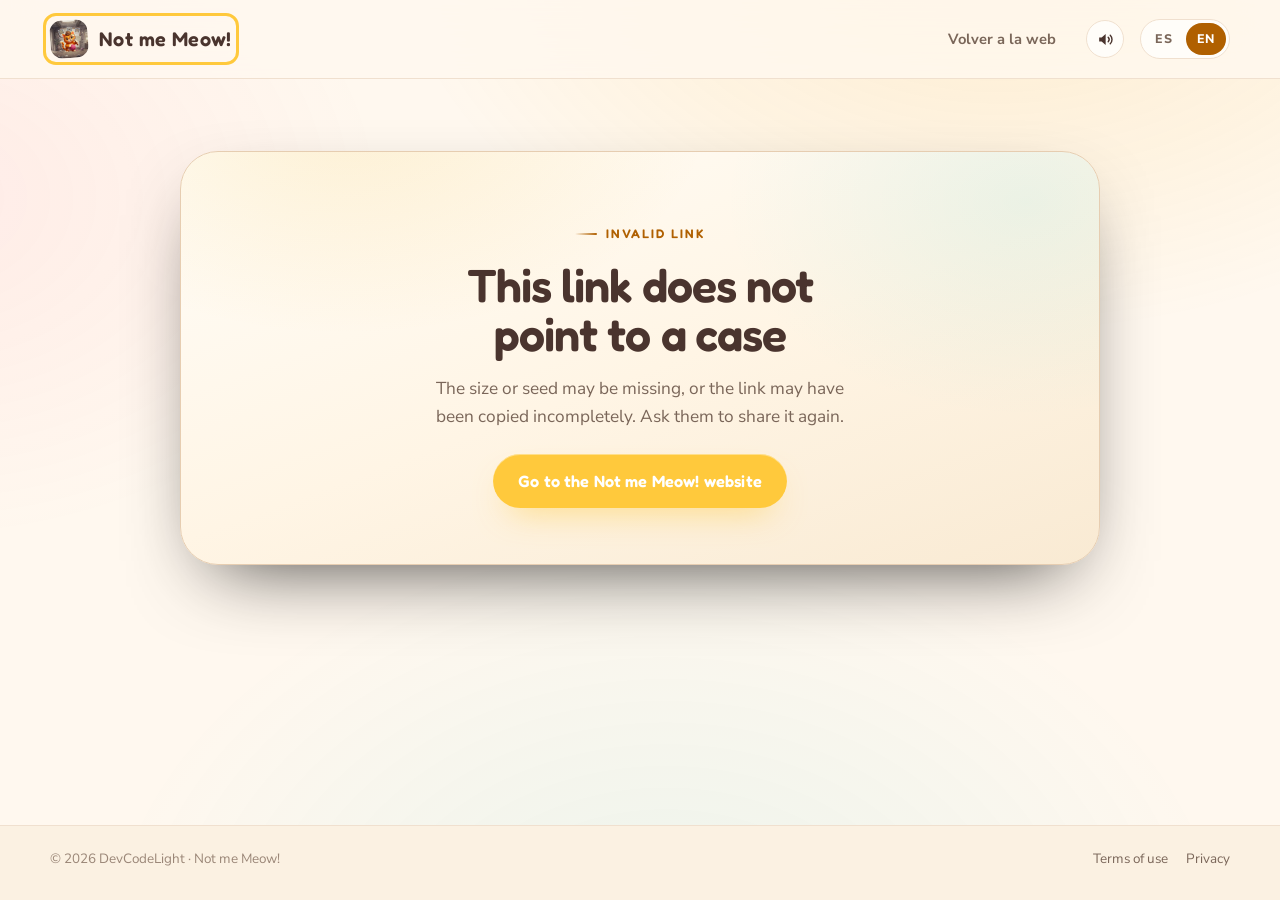
<file: caso/index.html>
<!doctype html>
<html lang="es" data-theme="noche">
  <head>
    <meta charset="utf-8" />
    <meta name="viewport" content="width=device-width, initial-scale=1" />
    <title>Caso compartido · Not me Meow!</title>
    <meta
      name="description"
      content="Te han retado a resolver un caso de Not me Meow!. Abre el enlace para jugar exactamente el mismo tablero."
    />
    <meta name="robots" content="noindex, follow" />
    <meta name="theme-color" content="#080b16" />
    <meta property="og:type" content="website" />
    <meta property="og:site_name" content="Not me Meow!" />
    <meta property="og:title" content="Caso compartido · Not me Meow!" />
    <meta
      property="og:description"
      content="Un caso de deducción gatuna te espera. ¿Puedes encontrar al travieso?"
    />
    <meta property="og:image" content="https://not-me-meow.devcodelight.com/assets/og-image.png" />
    <meta property="og:image:width" content="1200" />
    <meta property="og:image:height" content="630" />
    <meta property="og:image:alt" content="Not me Meow!: ¿Quién rompió el ovillo? Juego de deducción gatuna." />
    <meta name="twitter:card" content="summary_large_image" />
    <meta name="twitter:title" content="Caso compartido · Not me Meow!" />
    <meta
      name="twitter:description"
      content="Un caso de deducción gatuna te espera. ¿Puedes encontrar al travieso?"
    />
    <meta name="twitter:image" content="https://not-me-meow.devcodelight.com/assets/og-image.png" />
    <link rel="icon" href="../assets/logo.png" />
    <link rel="apple-touch-icon" href="../assets/apple-touch-icon.png" sizes="180x180" />
    <link rel="manifest" href="../manifest.webmanifest" />
    <meta name="apple-mobile-web-app-capable" content="yes" />
    <meta name="mobile-web-app-capable" content="yes" />
    <meta name="apple-mobile-web-app-title" content="Not me Meow!" />
    <meta name="application-name" content="Not me Meow!" />
    <link rel="preconnect" href="https://fonts.googleapis.com" />
    <link rel="preconnect" href="https://fonts.gstatic.com" crossorigin />
    <link
      href="https://fonts.googleapis.com/css2?family=Fredoka:wght@400;500;600;700&family=Nunito+Sans:wght@400;600;700;800&display=swap"
      rel="stylesheet"
    />
    <script>
      // Tema y idioma antes de pintar para evitar destellos.
      (function () {
        try {
          var params = new URLSearchParams(location.search);
          var tema = params.get('tema');
          if (tema !== 'claro' && tema !== 'noche') {
            tema = localStorage.getItem('michidoku-theme');
          }
          if (tema !== 'claro' && tema !== 'noche') {
            tema = window.matchMedia('(prefers-color-scheme: light)').matches ? 'claro' : 'noche';
          }
          document.documentElement.dataset.theme = tema;
        } catch (e) {}
      })();
    </script>
    <link rel="stylesheet" href="../styles.css?v=13" />
    <link rel="stylesheet" href="../legal.css?v=13" />
  </head>
  <body>
    <a class="skip-link" href="#contenido">Saltar al contenido</a>

    <div class="page-shell">
      <header class="page-header">
        <div class="inner">
          <a class="page-brand" href="../">
            <img src="../assets/logo.png" alt="" width="38" height="38" />
            <span>Not me Meow!</span>
          </a>
          <a class="back" href="../">Volver a la web</a>
          <button class="icon-btn sound-toggle" type="button" data-sound-toggle aria-pressed="true" aria-label="Sonido" title="Silenciar sonido">
            <svg class="icon-sound-on" viewBox="0 0 24 24" aria-hidden="true"><path d="M4 9.4h3.1L12.2 5v14L7.1 14.6H4z" fill="currentColor"/><path d="M15.4 9.2a4.1 4.1 0 0 1 0 5.6M18 6.6a7.7 7.7 0 0 1 0 10.8" fill="none" stroke="currentColor" stroke-width="1.8" stroke-linecap="round"/></svg>
            <svg class="icon-sound-off" viewBox="0 0 24 24" aria-hidden="true"><path d="M4 9.4h3.1L12.2 5v14L7.1 14.6H4z" fill="currentColor"/><path d="m15.4 9.4 5 5M20.4 9.4l-5 5" fill="none" stroke="currentColor" stroke-width="1.8" stroke-linecap="round"/></svg>
          </button>
          <div class="lang-switch" role="group" aria-label="Idioma / Language">
            <button type="button" data-lang="es" aria-pressed="true">ES</button>
            <button type="button" data-lang="en" aria-pressed="false">EN</button>
          </div>
        </div>
      </header>

      <main class="page-main" id="contenido">
        <section class="caso-card" id="caso" hidden>
          <div class="caso-cat" id="caso-cat" aria-hidden="true"></div>
          <p class="eyebrow" data-i18n="eyebrow">Caso compartido</p>
          <h1 id="caso-title">Te han retado a un caso de Not me Meow!</h1>
          <p class="lead" id="caso-lead"></p>

          <div class="caso-chips">
            <span class="caso-chip"
              ><span data-i18n="chipSize">Tamaño</span> <b id="chip-size">—</b></span
            >
            <span class="caso-chip"
              ><span data-i18n="chipGrid">Tablero</span> <b id="chip-grid">—</b></span
            >
            <span class="caso-chip"
              ><span data-i18n="chipSeed">Semilla</span> <b id="chip-seed">—</b></span
            >
          </div>

          <div class="caso-actions">
            <a class="btn" id="abrir" href="#">
              <svg viewBox="0 0 24 24" fill="none" stroke="currentColor" stroke-width="2" aria-hidden="true">
                <path d="M8 5v14l11-7z" stroke-linejoin="round" />
              </svg>
              <span data-i18n="abrir">Abrir en Not me Meow!</span>
            </a>
            <button class="btn btn--ghost" id="copiar" type="button">
              <svg viewBox="0 0 24 24" fill="none" stroke="currentColor" stroke-width="2" aria-hidden="true">
                <rect x="9" y="9" width="11" height="11" rx="2" />
                <path d="M15 5H6a2 2 0 0 0-2 2v9" />
              </svg>
              <span data-i18n="copiar">Copiar enlace</span>
            </button>
          </div>

          <p class="caso-hint" id="caso-hint"></p>
          <p class="caso-toast" id="caso-toast" role="status" aria-live="polite"></p>
        </section>

        <section class="caso-card" id="invalido" hidden>
          <div class="caso-cat" id="invalido-cat" aria-hidden="true"></div>
          <p class="eyebrow" data-i18n="errorEyebrow">Enlace no válido</p>
          <h1 data-i18n="errorTitulo">Este enlace no lleva a ningún caso</h1>
          <p class="lead" data-i18n="errorTexto">
            Puede que falte el tamaño o la semilla, o que el enlace se haya copiado incompleto. Pide
            que te lo compartan de nuevo.
          </p>
          <div class="caso-actions">
            <a class="btn" href="../" data-i18n="errorBoton">Ir a la web de Not me Meow!</a>
          </div>
        </section>
      </main>

      <footer class="page-footer">
        <div class="inner">
          <span>© 2026 DevCodeLight · Not me Meow!</span>
          <nav aria-label="Legal">
            <a href="../terminos/" data-i18n="terminos">Condiciones de uso</a>
            <a href="../privacidad/" data-i18n="privacidad">Privacidad</a>
          </nav>
        </div>
      </footer>
    </div>

    <script src="../sonidos.js?v=13" defer></script>
    <script src="../cats.js?v=13" defer></script>
    <script src="caso.js?v=13" defer></script>
    <script src="../pwa.js?v=13" defer></script>
  </body>
</html>
</file>
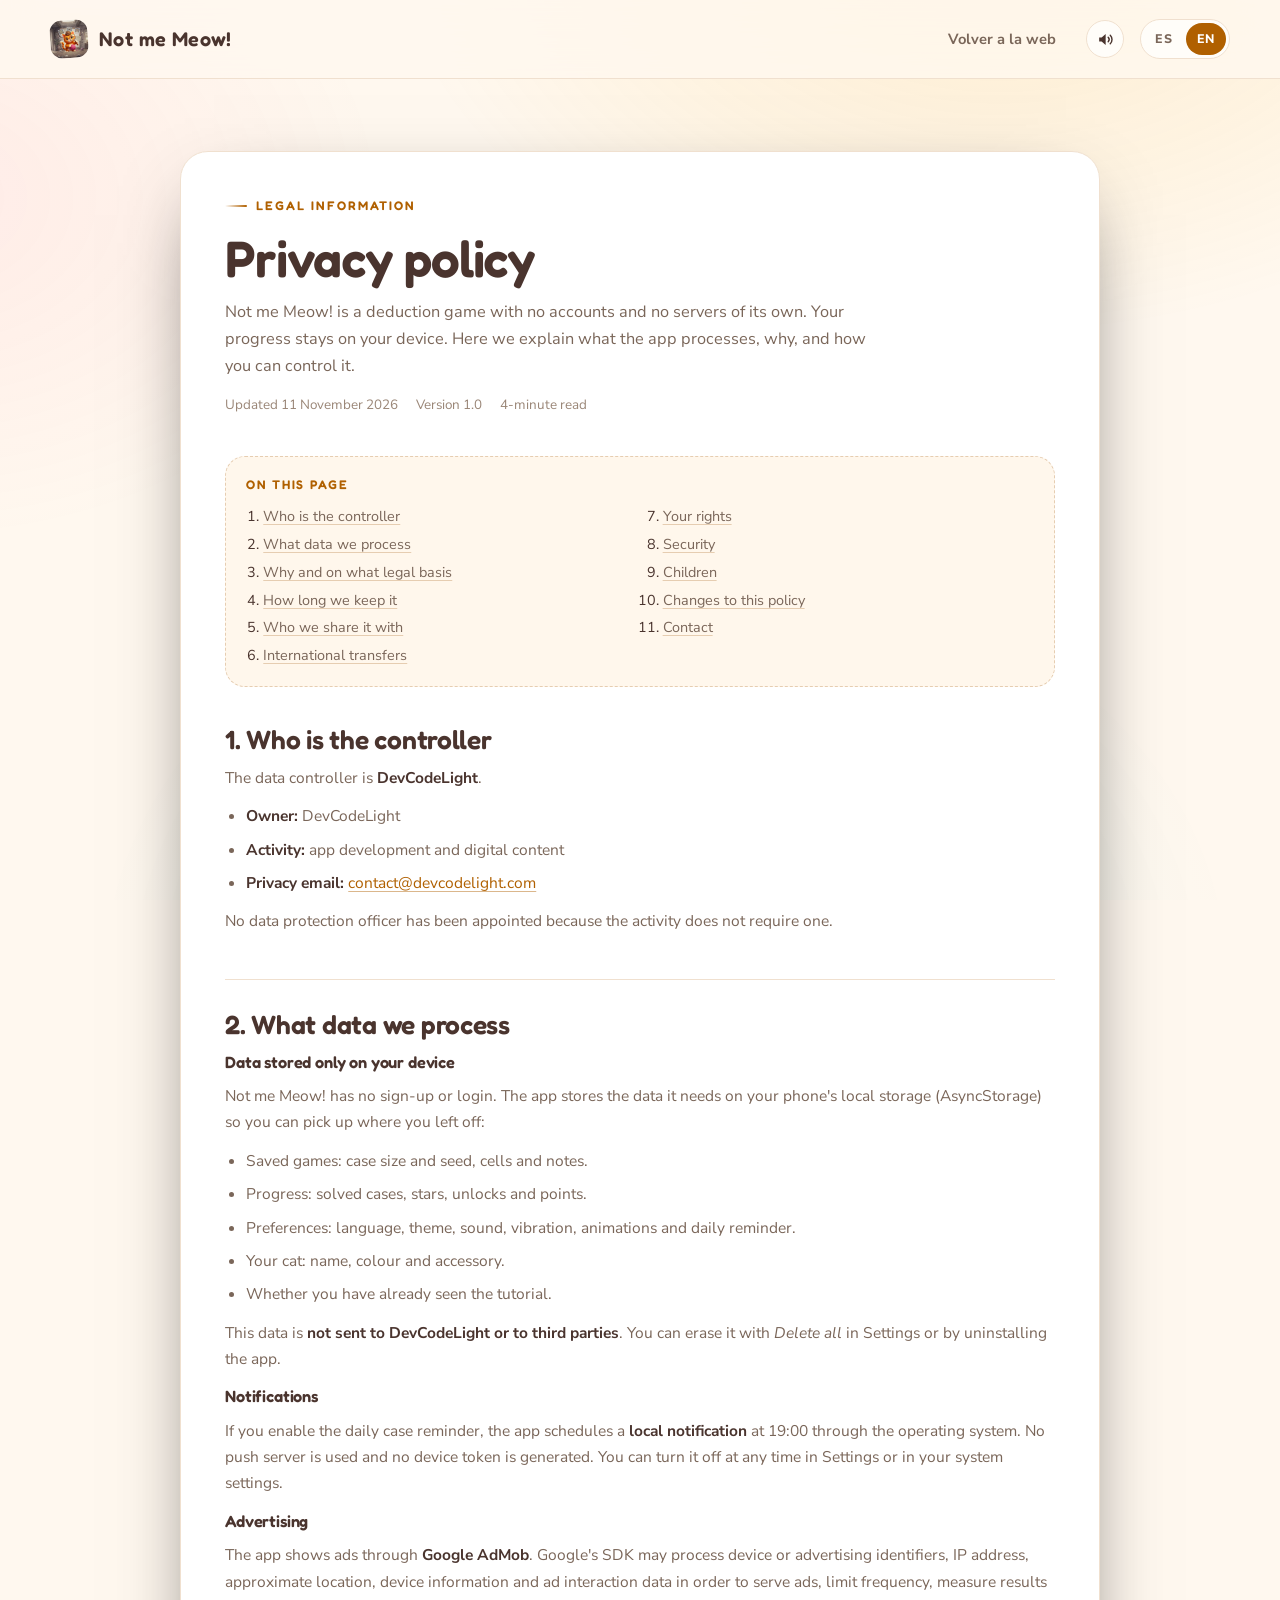
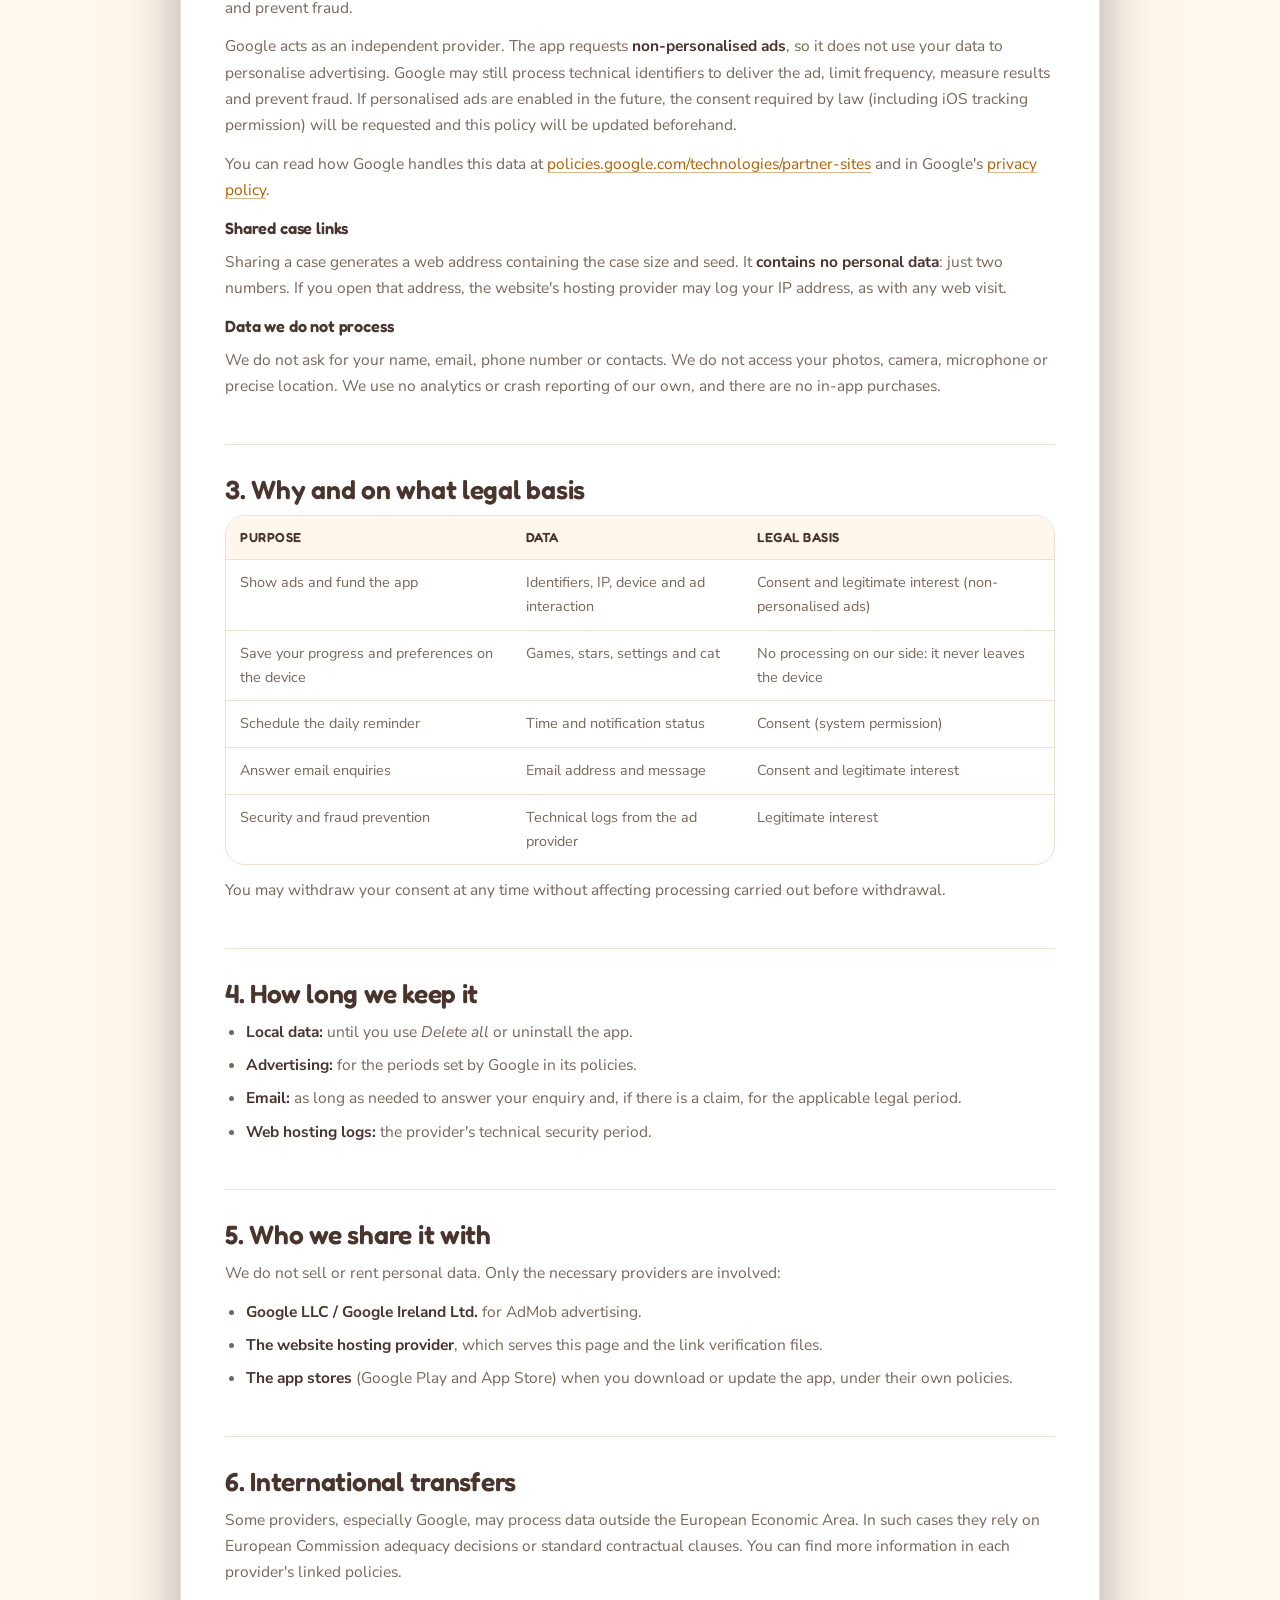
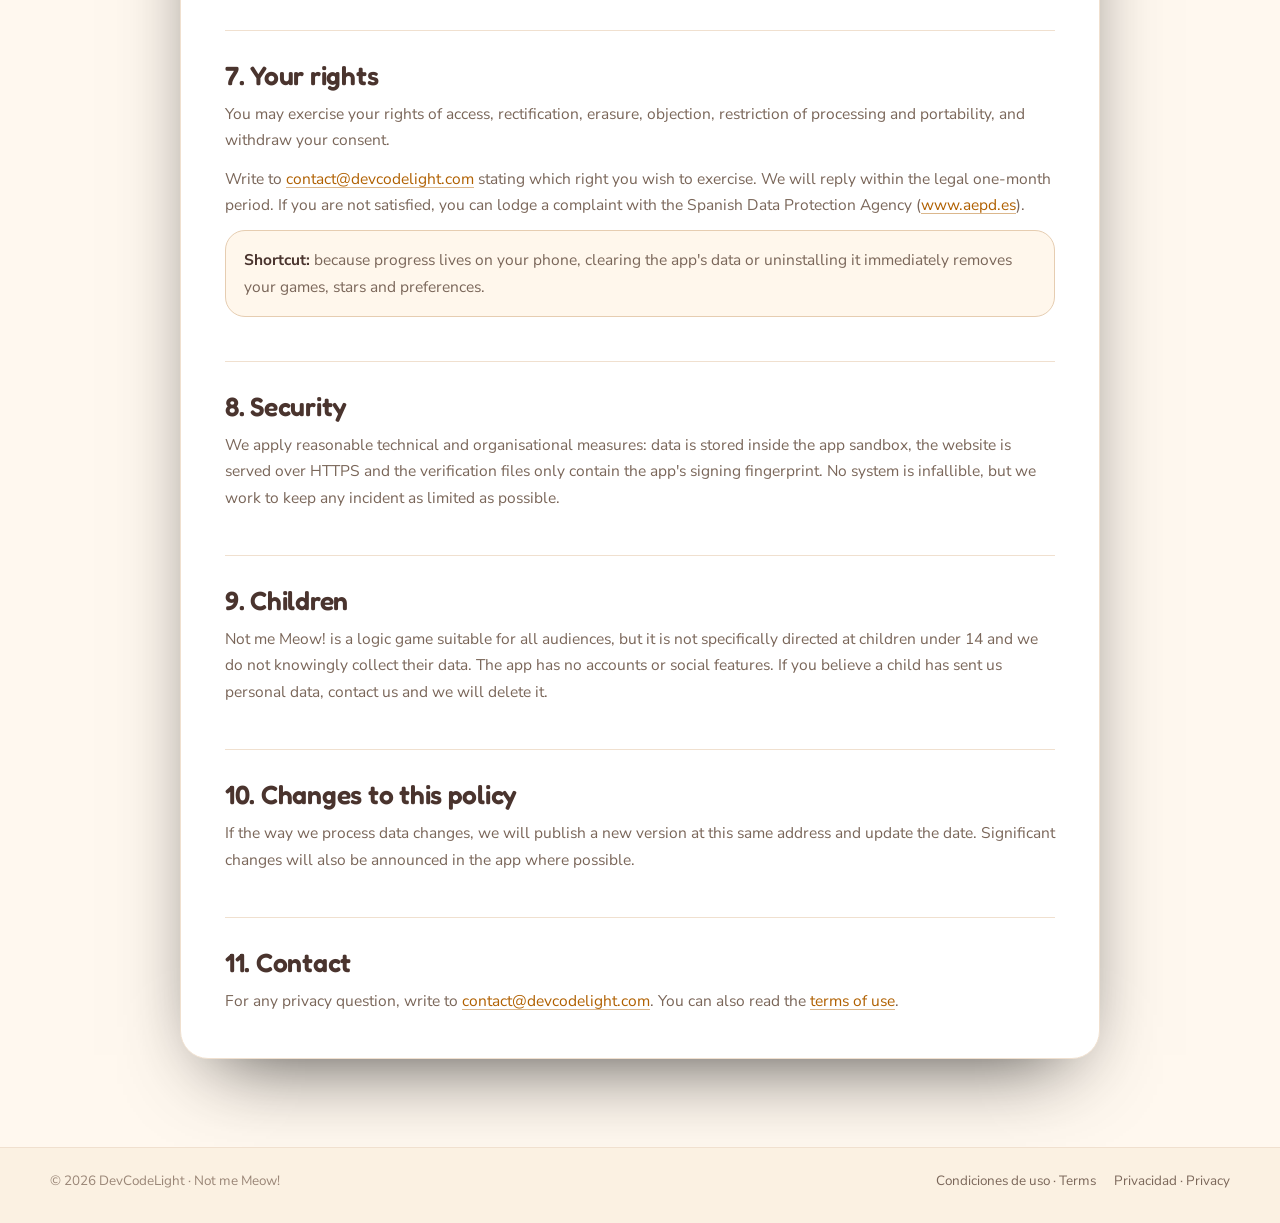
<file: privacidad/index.html>
<!doctype html>
<html lang="es" data-theme="noche">
  <head>
    <meta charset="utf-8" />
    <meta name="viewport" content="width=device-width, initial-scale=1" />
    <title>Política de privacidad · Not me Meow!</title>
    <meta
      name="description"
      content="Qué datos trata Not me Meow!, dónde se guardan y cómo puedes controlarlos. Sin cuentas y sin servidores propios."
    />
    <meta name="robots" content="index, follow, max-image-preview:large" />
    <link rel="canonical" href="https://not-me-meow.devcodelight.com/privacidad/" />
    <meta property="og:type" content="website" />
    <meta property="og:site_name" content="Not me Meow!" />
    <meta property="og:title" content="Política de privacidad · Not me Meow!" />
    <meta
      property="og:description"
      content="Qué datos trata Not me Meow!, dónde se guardan y cómo puedes controlarlos. Sin cuentas y sin servidores propios."
    />
    <meta property="og:url" content="https://not-me-meow.devcodelight.com/privacidad/" />
    <meta property="og:image" content="https://not-me-meow.devcodelight.com/assets/og-image.png" />
    <meta property="og:image:width" content="1200" />
    <meta property="og:image:height" content="630" />
    <meta property="og:image:alt" content="Not me Meow!: ¿Quién rompió el ovillo? Juego de deducción gatuna." />
    <meta property="og:locale" content="es_ES" />
    <meta name="twitter:card" content="summary_large_image" />
    <meta name="twitter:title" content="Política de privacidad · Not me Meow!" />
    <meta name="twitter:image" content="https://not-me-meow.devcodelight.com/assets/og-image.png" />
    <meta name="theme-color" content="#080b16" />
    <link rel="icon" href="../assets/logo.png" />
    <link rel="apple-touch-icon" href="../assets/apple-touch-icon.png" sizes="180x180" />
    <link rel="manifest" href="../manifest.webmanifest" />
    <meta name="apple-mobile-web-app-capable" content="yes" />
    <meta name="mobile-web-app-capable" content="yes" />
    <meta name="apple-mobile-web-app-title" content="Not me Meow!" />
    <meta name="application-name" content="Not me Meow!" />
    <script type="application/ld+json">
      {
        "@context": "https://schema.org",
        "@type": "WebPage",
        "name": "Política de privacidad · Not me Meow!",
        "url": "https://not-me-meow.devcodelight.com/privacidad/",
        "description": "Qué datos trata Not me Meow!, dónde se guardan y cómo puedes controlarlos. Sin cuentas y sin servidores propios.",
        "inLanguage": ["es", "en"],
        "isPartOf": {
          "@type": "WebSite",
          "@id": "https://not-me-meow.devcodelight.com/#website",
          "name": "Not me Meow!",
          "url": "https://not-me-meow.devcodelight.com/"
        },
        "breadcrumb": {
          "@type": "BreadcrumbList",
          "itemListElement": [
            {
              "@type": "ListItem",
              "position": 1,
              "name": "Not me Meow!",
              "item": "https://not-me-meow.devcodelight.com/"
            },
            {
              "@type": "ListItem",
              "position": 2,
              "name": "Política de privacidad",
              "item": "https://not-me-meow.devcodelight.com/privacidad/"
            }
          ]
        }
      }
    </script>
    <link rel="preconnect" href="https://fonts.googleapis.com" />
    <link rel="preconnect" href="https://fonts.gstatic.com" crossorigin />
    <link
      href="https://fonts.googleapis.com/css2?family=Fredoka:wght@400;500;600;700&family=Nunito+Sans:wght@400;600;700;800&display=swap"
      rel="stylesheet"
    />
    <script>
      (function () {
        try {
          var params = new URLSearchParams(location.search);
          var tema = params.get('tema');
          if (tema !== 'claro' && tema !== 'noche') tema = localStorage.getItem('michidoku-theme');
          if (tema !== 'claro' && tema !== 'noche') {
            tema = window.matchMedia('(prefers-color-scheme: light)').matches ? 'claro' : 'noche';
          }
          document.documentElement.dataset.theme = tema;
          var lang = params.get('lang');
          if (lang !== 'es' && lang !== 'en') lang = localStorage.getItem('michidoku-lang');
          if (lang !== 'es' && lang !== 'en') {
            lang = (navigator.language || 'es').toLowerCase().indexOf('es') === 0 ? 'es' : 'en';
          }
          document.documentElement.lang = lang;
          if (params.get('mobile') === '1') document.documentElement.dataset.mobile = '1';
        } catch (e) {}
      })();
    </script>
    <link rel="stylesheet" href="../styles.css?v=13" />
    <link rel="stylesheet" href="../legal.css?v=13" />
  </head>
  <body data-title-es="Política de privacidad · Not me Meow!" data-title-en="Privacy policy · Not me Meow!">
    <a class="skip-link" href="#contenido">Saltar al contenido</a>

    <div class="page-shell">
      <header class="page-header">
        <div class="inner">
          <a class="page-brand" href="../">
            <img src="../assets/logo.png" alt="" width="38" height="38" />
            <span>Not me Meow!</span>
          </a>
          <a class="back" href="../">Volver a la web</a>
          <button class="icon-btn sound-toggle" type="button" data-sound-toggle aria-pressed="true" aria-label="Sonido" title="Silenciar sonido">
            <svg class="icon-sound-on" viewBox="0 0 24 24" aria-hidden="true"><path d="M4 9.4h3.1L12.2 5v14L7.1 14.6H4z" fill="currentColor"/><path d="M15.4 9.2a4.1 4.1 0 0 1 0 5.6M18 6.6a7.7 7.7 0 0 1 0 10.8" fill="none" stroke="currentColor" stroke-width="1.8" stroke-linecap="round"/></svg>
            <svg class="icon-sound-off" viewBox="0 0 24 24" aria-hidden="true"><path d="M4 9.4h3.1L12.2 5v14L7.1 14.6H4z" fill="currentColor"/><path d="m15.4 9.4 5 5M20.4 9.4l-5 5" fill="none" stroke="currentColor" stroke-width="1.8" stroke-linecap="round"/></svg>
          </button>
          <div class="lang-switch" role="group" aria-label="Idioma / Language">
            <button type="button" data-lang="es" aria-pressed="true">ES</button>
            <button type="button" data-lang="en" aria-pressed="false">EN</button>
          </div>
        </div>
      </header>

      <main class="page-main" id="contenido">
        <article class="doc-card" lang="es" data-lang-block="es">
          <header class="doc-head">
            <p class="eyebrow">Información legal</p>
            <h1 class="doc-title">Política de privacidad</h1>
            <p class="doc-lead">
              Not me Meow! es un juego de deducción sin cuentas y sin servidores propios. Tu progreso
              se queda en tu dispositivo. Aquí explicamos qué trata la app, para qué y cómo puedes
              controlarlo.
            </p>
            <div class="doc-meta">
              <span>Actualizado el 11 de noviembre de 2026</span>
              <span>Versión 1.0</span>
              <span>Lectura: 4 minutos</span>
            </div>
          </header>

          <nav class="doc-toc" aria-label="Índice">
            <p>En esta página</p>
            <ol>
              <li><a href="#responsable">Quién es el responsable</a></li>
              <li><a href="#datos">Qué datos tratamos</a></li>
              <li><a href="#finalidad">Para qué y con qué base legal</a></li>
              <li><a href="#conservacion">Cuánto tiempo los conservamos</a></li>
              <li><a href="#destinatarios">Con quién se comparten</a></li>
              <li><a href="#internacional">Transferencias internacionales</a></li>
              <li><a href="#derechos">Tus derechos</a></li>
              <li><a href="#seguridad">Seguridad</a></li>
              <li><a href="#menores">Menores de edad</a></li>
              <li><a href="#cambios">Cambios en esta política</a></li>
              <li><a href="#contacto">Contacto</a></li>
            </ol>
          </nav>

          <div class="doc-prose">
            <section id="responsable">
              <h2>1. Quién es el responsable</h2>
              <p>
                El responsable del tratamiento es <strong>DevCodeLight</strong>.
              </p>
              <ul>
                <li><strong>Titular:</strong> DevCodeLight</li>
                <li><strong>Actividad:</strong> desarrollo de aplicaciones y contenidos digitales</li>
                <li>
                  <strong>Correo de privacidad:</strong>
                  <a data-correo>este correo</a>
                </li>
              </ul>
              <p>
                No se ha designado un delegado de protección de datos porque la actividad no lo
                exige.
              </p>
            </section>

            <section id="datos">
              <h2>2. Qué datos tratamos</h2>

              <h3>Datos que se guardan solo en tu dispositivo</h3>
              <p>
                Not me Meow! no tiene registro ni inicio de sesión. La app guarda en el almacenamiento
                local del teléfono (AsyncStorage) los datos necesarios para que puedas continuar
                donde lo dejaste:
              </p>
              <ul>
                <li>Partidas guardadas: tamaño y semilla del caso, celdas y notas.</li>
                <li>Progreso: casos resueltos, estrellas, desbloqueos y puntos.</li>
                <li>
                  Preferencias: idioma, tema, sonido, vibración, animaciones y aviso diario.
                </li>
                <li>Tu gato: nombre, color y accesorio.</li>
                <li>Si ya has visto el tutorial.</li>
              </ul>
              <p>
                Estos datos <strong>no se envían a DevCodeLight ni a terceros</strong>. Puedes
                borrarlos con <em>Borrar todo</em> en Ajustes o desinstalando la app.
              </p>

              <h3>Notificaciones</h3>
              <p>
                Si activas el recordatorio del caso diario, la app programa una
                <strong>notificación local</strong> a las 19:00 con el sistema operativo. No se usa
                ningún servidor de notificaciones ni se genera un token de dispositivo. Puedes
                desactivarla en cualquier momento desde Ajustes o desde los ajustes del sistema.
              </p>

              <h3>Publicidad</h3>
              <p>
                La app muestra anuncios a través de <strong>Google AdMob</strong>. El SDK de Google
                puede tratar identificadores del dispositivo o publicitarios, dirección IP, ubicación
                aproximada, información del dispositivo y datos de interacción con los anuncios, con
                las finalidades de mostrar publicidad, limitar la frecuencia, medir resultados y
                prevenir el fraude.
              </p>
              <p>
                Google actúa como proveedor independiente. La app solicita
                <strong>anuncios no personalizados</strong>, así que no usa tus datos para
                personalizar la publicidad. Google puede seguir tratando identificadores técnicos
                para entregar el anuncio, limitar la frecuencia, medir resultados y prevenir el
                fraude. Si en el futuro se activan anuncios personalizados, se pedirá el
                consentimiento que exija la normativa (incluido el permiso de seguimiento de iOS) y
                se actualizará esta política antes de hacerlo.
              </p>
              <p>
                Puedes consultar cómo trata Google estos datos en
                <a href="https://policies.google.com/technologies/partner-sites" target="_blank" rel="noopener noreferrer"
                  >policies.google.com/technologies/partner-sites</a
                >
                y en la
                <a href="https://policies.google.com/privacy" target="_blank" rel="noopener noreferrer"
                  >política de privacidad de Google</a
                >.
              </p>

              <h3>Enlaces de casos compartidos</h3>
              <p>
                Al compartir un caso se genera una dirección web con el tamaño y la semilla del
                caso. <strong>No contiene datos personales</strong>: solo dos números. Si abres esa
                dirección, el proveedor de alojamiento de la web puede registrar tu IP en sus
                registros, como en cualquier visita a una página web.
              </p>

              <h3>Datos que no tratamos</h3>
              <p>
                No pedimos nombre, correo, teléfono ni contactos. No accedemos a tus fotos, cámara,
                micrófono ni ubicación precisa. No usamos herramientas propias de analítica ni de
                informes de fallos, y no hay compras dentro de la app.
              </p>
            </section>

            <section id="finalidad">
              <h2>3. Para qué y con qué base legal</h2>
              <div class="doc-table-wrap">
                <table>
                  <thead>
                    <tr>
                      <th>Finalidad</th>
                      <th>Datos</th>
                      <th>Base legal</th>
                    </tr>
                  </thead>
                  <tbody>
                    <tr>
                      <td>Mostrar y financiar la app con anuncios</td>
                      <td>Identificadores, IP, dispositivo e interacción con anuncios</td>
                      <td>Consentimiento e interés legítimo (anuncios no personalizados)</td>
                    </tr>
                    <tr>
                      <td>Guardar tu progreso y preferencias en el dispositivo</td>
                      <td>Partidas, estrellas, ajustes y gato</td>
                      <td>No hay tratamiento por nuestra parte: no salen del dispositivo</td>
                    </tr>
                    <tr>
                      <td>Programar el aviso diario</td>
                      <td>Hora y estado de la notificación</td>
                      <td>Consentimiento (permiso del sistema)</td>
                    </tr>
                    <tr>
                      <td>Atender consultas por correo</td>
                      <td>Dirección de correo y mensaje</td>
                      <td>Consentimiento e interés legítimo</td>
                    </tr>
                    <tr>
                      <td>Seguridad y prevención de fraude</td>
                      <td>Registros técnicos del proveedor publicitario</td>
                      <td>Interés legítimo</td>
                    </tr>
                  </tbody>
                </table>
              </div>
              <p>
                Puedes retirar tu consentimiento en cualquier momento sin que ello afecte al
                tratamiento realizado antes de retirarlo.
              </p>
            </section>

            <section id="conservacion">
              <h2>4. Cuánto tiempo los conservamos</h2>
              <ul>
                <li>
                  <strong>Datos locales:</strong> hasta que uses <em>Borrar todo</em> o desinstales
                  la app.
                </li>
                <li>
                  <strong>Publicidad:</strong> durante los plazos que fije Google en sus políticas.
                </li>
                <li>
                  <strong>Correo:</strong> el tiempo necesario para responder a tu consulta y, si
                  hay reclamación, durante el plazo legal aplicable.
                </li>
                <li>
                  <strong>Registros del alojamiento web:</strong> el plazo técnico de seguridad del
                  proveedor.
                </li>
              </ul>
            </section>

            <section id="destinatarios">
              <h2>5. Con quién se comparten</h2>
              <p>
                No vendemos ni alquilamos datos personales. Solo intervienen los proveedores
                necesarios:
              </p>
              <ul>
                <li>
                  <strong>Google LLC / Google Ireland Ltd.</strong> para la publicidad de AdMob.
                </li>
                <li>
                  <strong>El proveedor de alojamiento de la web</strong>, que sirve esta página y
                  los ficheros de verificación de enlaces.
                </li>
                <li>
                  <strong>Las tiendas de aplicaciones</strong> (Google Play y App Store), cuando
                  descargas o actualizas la app, conforme a sus propias políticas.
                </li>
              </ul>
            </section>

            <section id="internacional">
              <h2>6. Transferencias internacionales</h2>
              <p>
                Algunos proveedores, especialmente Google, pueden tratar datos fuera del Espacio
                Económico Europeo. En esos casos se apoyan en decisiones de adecuación de la
                Comisión Europea o en las cláusulas contractuales tipo. Puedes obtener más
                información en las políticas enlazadas de cada proveedor.
              </p>
            </section>

            <section id="derechos">
              <h2>7. Tus derechos</h2>
              <p>
                Puedes ejercer los derechos de acceso, rectificación, supresión, oposición,
                limitación del tratamiento y portabilidad, así como retirar el consentimiento.
              </p>
              <p>
                Escríbenos a
                <a data-correo>este correo</a> indicando qué
                derecho quieres ejercer. Te responderemos en el plazo legal de un mes. Si no estás
                conforme, puedes reclamar ante la Agencia Española de Protección de Datos
                (<a href="https://www.aepd.es/" target="_blank" rel="noopener noreferrer">www.aepd.es</a>).
              </p>
              <p class="doc-note">
                <strong>Atajo:</strong> como el progreso vive en tu teléfono, borrar los datos de la
                app o desinstalarla elimina inmediatamente tus partidas, estrellas y preferencias.
              </p>
            </section>

            <section id="seguridad">
              <h2>8. Seguridad</h2>
              <p>
                Aplicamos medidas técnicas y organizativas razonables: los datos se guardan dentro
                del espacio aislado de la app, la web se sirve por HTTPS y los enlaces de
                verificación solo contienen la huella de firma de la aplicación. Ningún sistema es
                infalible, pero trabajamos para que un incidente tenga el menor alcance posible.
              </p>
            </section>

            <section id="menores">
              <h2>9. Menores de edad</h2>
              <p>
                Not me Meow! es un juego de lógica apto para todos los públicos, pero no está dirigido
                específicamente a menores de 14 años y no recogemos conscientemente sus datos. La
                app no tiene cuentas ni funciones sociales. Si detectas que un menor nos ha enviado
                datos personales, escríbenos y los eliminaremos.
              </p>
            </section>

            <section id="cambios">
              <h2>10. Cambios en esta política</h2>
              <p>
                Si cambia la forma de tratar los datos, publicaremos una nueva versión en esta misma
                dirección y actualizaremos la fecha. Los cambios importantes se anunciarán también
                en la app cuando sea posible.
              </p>
            </section>

            <section id="contacto">
              <h2>11. Contacto</h2>
              <p>
                Para cualquier duda sobre privacidad, escribe a
                <a data-correo>este correo</a>. También puedes
                consultar las <a href="../terminos/">condiciones de uso</a>.
              </p>
            </section>
          </div>
        </article>

        <article class="doc-card" lang="en" data-lang-block="en">
          <header class="doc-head">
            <p class="eyebrow">Legal information</p>
            <h1 class="doc-title">Privacy policy</h1>
            <p class="doc-lead">
              Not me Meow! is a deduction game with no accounts and no servers of its own. Your progress
              stays on your device. Here we explain what the app processes, why, and how you can
              control it.
            </p>
            <div class="doc-meta">
              <span>Updated 11 November 2026</span>
              <span>Version 1.0</span>
              <span>4-minute read</span>
            </div>
          </header>

          <nav class="doc-toc" aria-label="Contents">
            <p>On this page</p>
            <ol>
              <li><a href="#controller">Who is the controller</a></li>
              <li><a href="#data">What data we process</a></li>
              <li><a href="#purpose">Why and on what legal basis</a></li>
              <li><a href="#retention">How long we keep it</a></li>
              <li><a href="#recipients">Who we share it with</a></li>
              <li><a href="#transfers">International transfers</a></li>
              <li><a href="#rights">Your rights</a></li>
              <li><a href="#security">Security</a></li>
              <li><a href="#children">Children</a></li>
              <li><a href="#changes">Changes to this policy</a></li>
              <li><a href="#contact">Contact</a></li>
            </ol>
          </nav>

          <div class="doc-prose">
            <section id="controller">
              <h2>1. Who is the controller</h2>
              <p>
                The data controller is <strong>DevCodeLight</strong>.
              </p>
              <ul>
                <li><strong>Owner:</strong> DevCodeLight</li>
                <li><strong>Activity:</strong> app development and digital content</li>
                <li>
                  <strong>Privacy email:</strong>
                  <a data-correo>this email</a>
                </li>
              </ul>
              <p>
                No data protection officer has been appointed because the activity does not require
                one.
              </p>
            </section>

            <section id="data">
              <h2>2. What data we process</h2>

              <h3>Data stored only on your device</h3>
              <p>
                Not me Meow! has no sign-up or login. The app stores the data it needs on your phone's
                local storage (AsyncStorage) so you can pick up where you left off:
              </p>
              <ul>
                <li>Saved games: case size and seed, cells and notes.</li>
                <li>Progress: solved cases, stars, unlocks and points.</li>
                <li>Preferences: language, theme, sound, vibration, animations and daily reminder.</li>
                <li>Your cat: name, colour and accessory.</li>
                <li>Whether you have already seen the tutorial.</li>
              </ul>
              <p>
                This data is <strong>not sent to DevCodeLight or to third parties</strong>. You can
                erase it with <em>Delete all</em> in Settings or by uninstalling the app.
              </p>

              <h3>Notifications</h3>
              <p>
                If you enable the daily case reminder, the app schedules a
                <strong>local notification</strong> at 19:00 through the operating system. No push
                server is used and no device token is generated. You can turn it off at any time in
                Settings or in your system settings.
              </p>

              <h3>Advertising</h3>
              <p>
                The app shows ads through <strong>Google AdMob</strong>. Google's SDK may process
                device or advertising identifiers, IP address, approximate location, device
                information and ad interaction data in order to serve ads, limit frequency, measure
                results and prevent fraud.
              </p>
              <p>
                Google acts as an independent provider. The app requests
                <strong>non-personalised ads</strong>, so it does not use your data to personalise
                advertising. Google may still process technical identifiers to deliver the ad, limit
                frequency, measure results and prevent fraud. If personalised ads are enabled in the
                future, the consent required by law (including iOS tracking permission) will be
                requested and this policy will be updated beforehand.
              </p>
              <p>
                You can read how Google handles this data at
                <a href="https://policies.google.com/technologies/partner-sites" target="_blank" rel="noopener noreferrer"
                  >policies.google.com/technologies/partner-sites</a
                >
                and in Google's
                <a href="https://policies.google.com/privacy" target="_blank" rel="noopener noreferrer"
                  >privacy policy</a
                >.
              </p>

              <h3>Shared case links</h3>
              <p>
                Sharing a case generates a web address containing the case size and seed. It
                <strong>contains no personal data</strong>: just two numbers. If you open that
                address, the website's hosting provider may log your IP address, as with any web
                visit.
              </p>

              <h3>Data we do not process</h3>
              <p>
                We do not ask for your name, email, phone number or contacts. We do not access your
                photos, camera, microphone or precise location. We use no analytics or crash
                reporting of our own, and there are no in-app purchases.
              </p>
            </section>

            <section id="purpose">
              <h2>3. Why and on what legal basis</h2>
              <div class="doc-table-wrap">
                <table>
                  <thead>
                    <tr>
                      <th>Purpose</th>
                      <th>Data</th>
                      <th>Legal basis</th>
                    </tr>
                  </thead>
                  <tbody>
                    <tr>
                      <td>Show ads and fund the app</td>
                      <td>Identifiers, IP, device and ad interaction</td>
                      <td>Consent and legitimate interest (non-personalised ads)</td>
                    </tr>
                    <tr>
                      <td>Save your progress and preferences on the device</td>
                      <td>Games, stars, settings and cat</td>
                      <td>No processing on our side: it never leaves the device</td>
                    </tr>
                    <tr>
                      <td>Schedule the daily reminder</td>
                      <td>Time and notification status</td>
                      <td>Consent (system permission)</td>
                    </tr>
                    <tr>
                      <td>Answer email enquiries</td>
                      <td>Email address and message</td>
                      <td>Consent and legitimate interest</td>
                    </tr>
                    <tr>
                      <td>Security and fraud prevention</td>
                      <td>Technical logs from the ad provider</td>
                      <td>Legitimate interest</td>
                    </tr>
                  </tbody>
                </table>
              </div>
              <p>
                You may withdraw your consent at any time without affecting processing carried out
                before withdrawal.
              </p>
            </section>

            <section id="retention">
              <h2>4. How long we keep it</h2>
              <ul>
                <li>
                  <strong>Local data:</strong> until you use <em>Delete all</em> or uninstall the
                  app.
                </li>
                <li><strong>Advertising:</strong> for the periods set by Google in its policies.</li>
                <li>
                  <strong>Email:</strong> as long as needed to answer your enquiry and, if there is a
                  claim, for the applicable legal period.
                </li>
                <li>
                  <strong>Web hosting logs:</strong> the provider's technical security period.
                </li>
              </ul>
            </section>

            <section id="recipients">
              <h2>5. Who we share it with</h2>
              <p>We do not sell or rent personal data. Only the necessary providers are involved:</p>
              <ul>
                <li><strong>Google LLC / Google Ireland Ltd.</strong> for AdMob advertising.</li>
                <li>
                  <strong>The website hosting provider</strong>, which serves this page and the link
                  verification files.
                </li>
                <li>
                  <strong>The app stores</strong> (Google Play and App Store) when you download or
                  update the app, under their own policies.
                </li>
              </ul>
            </section>

            <section id="transfers">
              <h2>6. International transfers</h2>
              <p>
                Some providers, especially Google, may process data outside the European Economic
                Area. In such cases they rely on European Commission adequacy decisions or standard
                contractual clauses. You can find more information in each provider's linked
                policies.
              </p>
            </section>

            <section id="rights">
              <h2>7. Your rights</h2>
              <p>
                You may exercise your rights of access, rectification, erasure, objection,
                restriction of processing and portability, and withdraw your consent.
              </p>
              <p>
                Write to
                <a data-correo>this email</a> stating which right
                you wish to exercise. We will reply within the legal one-month period. If you are not
                satisfied, you can lodge a complaint with the Spanish Data Protection Agency
                (<a href="https://www.aepd.es/" target="_blank" rel="noopener noreferrer">www.aepd.es</a>).
              </p>
              <p class="doc-note">
                <strong>Shortcut:</strong> because progress lives on your phone, clearing the app's
                data or uninstalling it immediately removes your games, stars and preferences.
              </p>
            </section>

            <section id="security">
              <h2>8. Security</h2>
              <p>
                We apply reasonable technical and organisational measures: data is stored inside the
                app sandbox, the website is served over HTTPS and the verification files only contain
                the app's signing fingerprint. No system is infallible, but we work to keep any
                incident as limited as possible.
              </p>
            </section>

            <section id="children">
              <h2>9. Children</h2>
              <p>
                Not me Meow! is a logic game suitable for all audiences, but it is not specifically
                directed at children under 14 and we do not knowingly collect their data. The app has
                no accounts or social features. If you believe a child has sent us personal data,
                contact us and we will delete it.
              </p>
            </section>

            <section id="changes">
              <h2>10. Changes to this policy</h2>
              <p>
                If the way we process data changes, we will publish a new version at this same
                address and update the date. Significant changes will also be announced in the app
                where possible.
              </p>
            </section>

            <section id="contact">
              <h2>11. Contact</h2>
              <p>
                For any privacy question, write to
                <a data-correo>this email</a>. You can also read
                the <a href="../terminos/">terms of use</a>.
              </p>
            </section>
          </div>
        </article>
      </main>

      <footer class="page-footer">
        <div class="inner">
          <span>© 2026 DevCodeLight · Not me Meow!</span>
          <nav aria-label="Legal">
            <a href="../terminos/">Condiciones de uso · Terms</a>
            <a href="../privacidad/">Privacidad · Privacy</a>
          </nav>
        </div>
      </footer>
    </div>

    <script src="../sonidos.js?v=13" defer></script>
    <script src="../legal.js?v=13" defer></script>
    <script src="../pwa.js?v=13" defer></script>
  </body>
</html>
</file>
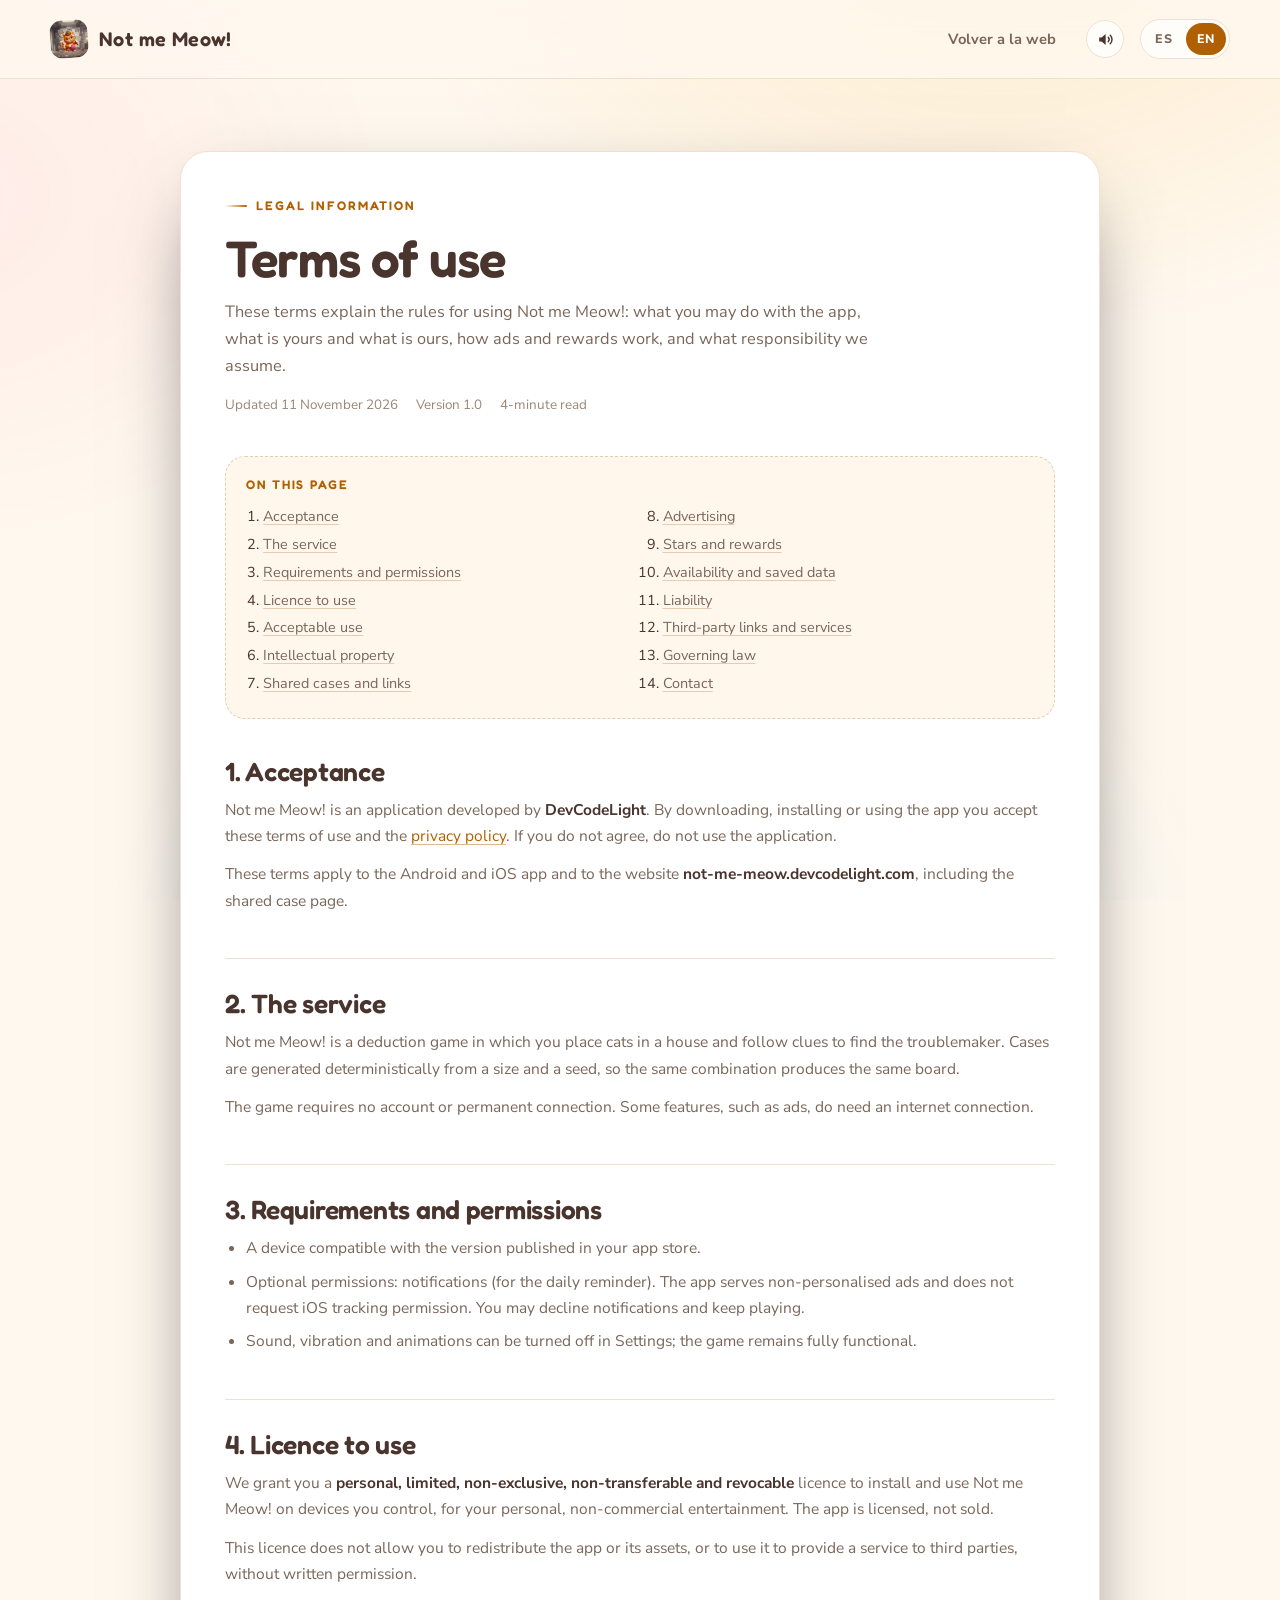
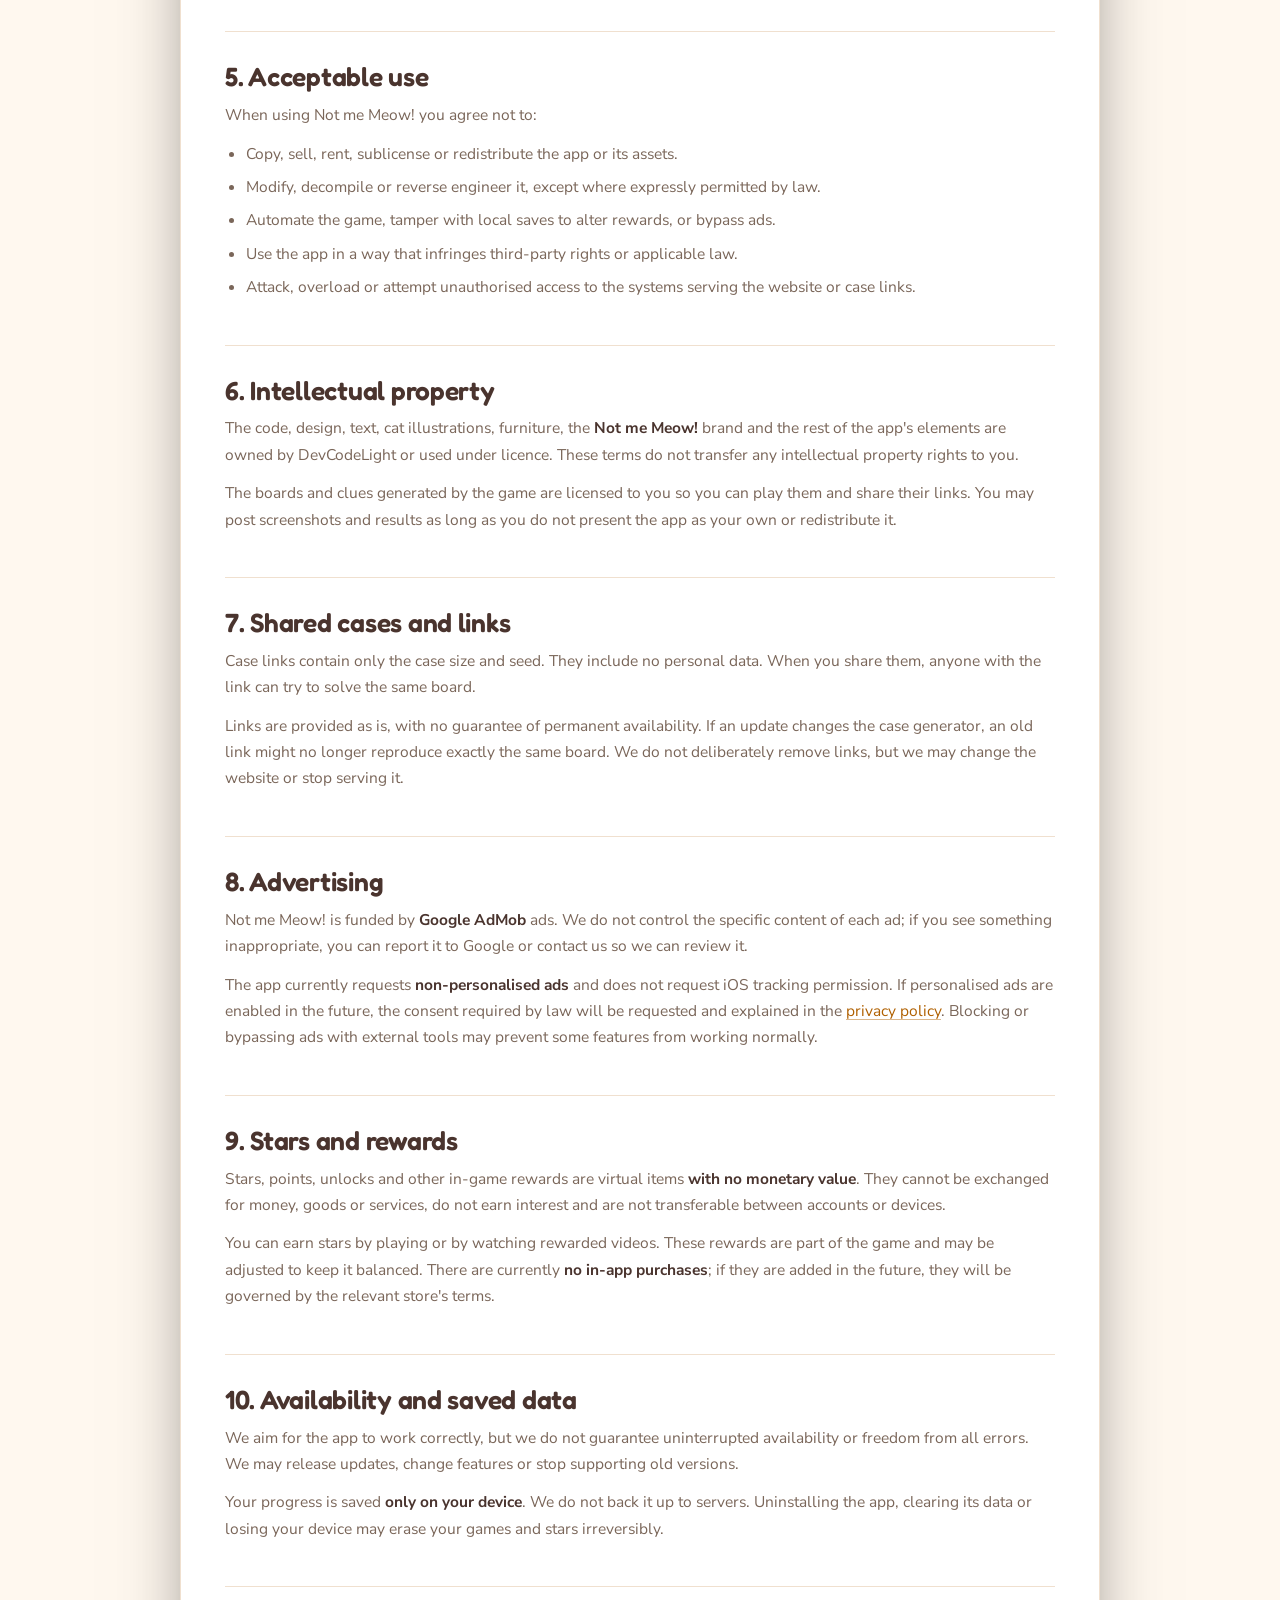
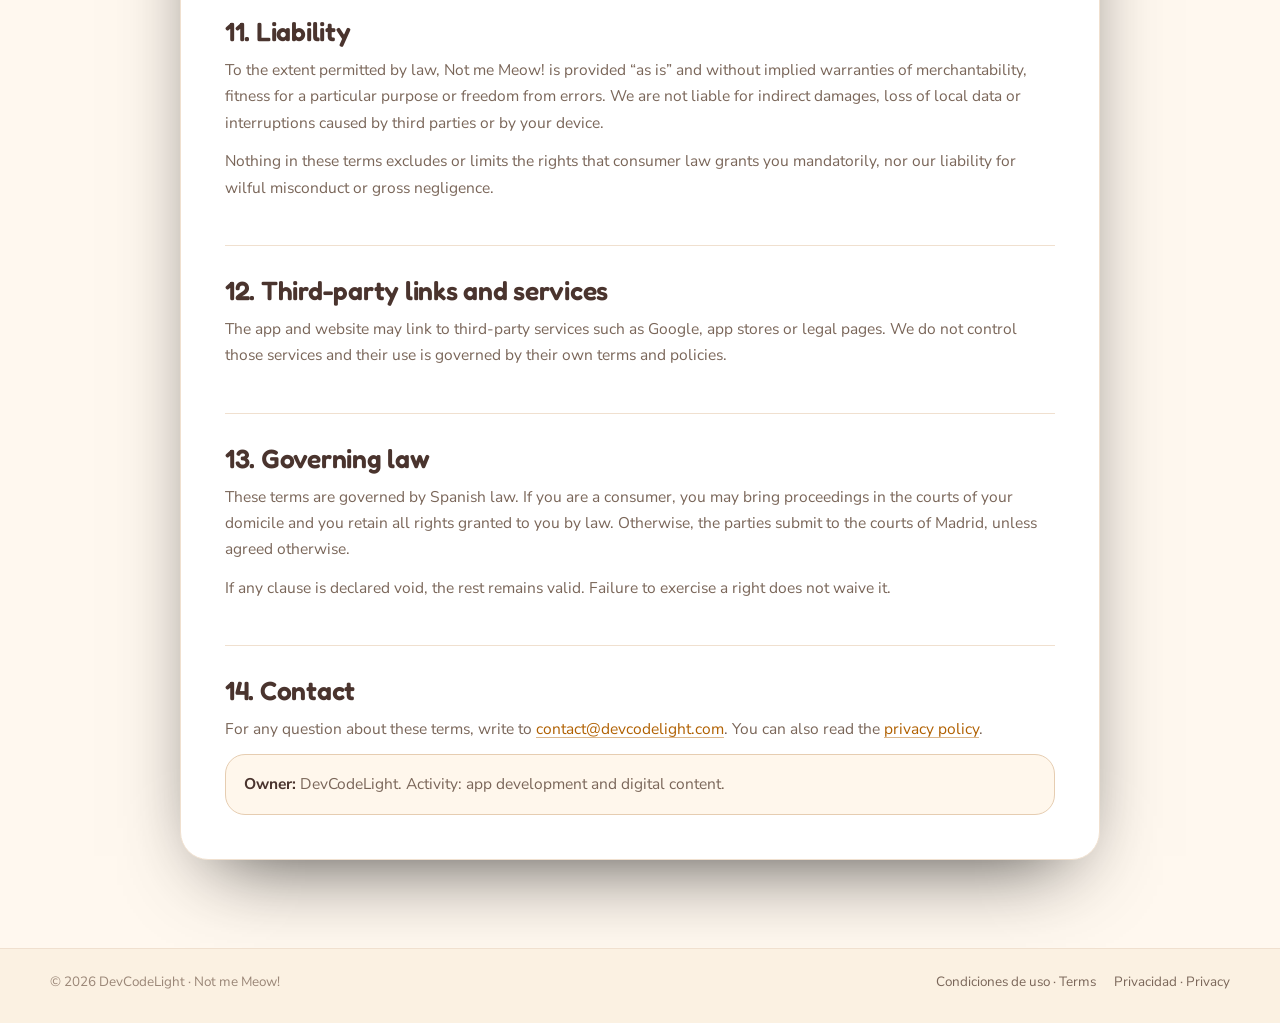
<file: terminos/index.html>
<!doctype html>
<html lang="es" data-theme="noche">
  <head>
    <meta charset="utf-8" />
    <meta name="viewport" content="width=device-width, initial-scale=1" />
    <title>Condiciones de uso · Not me Meow!</title>
    <meta
      name="description"
      content="Condiciones de uso de Not me Meow!: licencia, uso aceptable, propiedad intelectual, anuncios, guardado y responsabilidad."
    />
    <meta name="robots" content="index, follow, max-image-preview:large" />
    <link rel="canonical" href="https://not-me-meow.devcodelight.com/terminos/" />
    <meta property="og:type" content="website" />
    <meta property="og:site_name" content="Not me Meow!" />
    <meta property="og:title" content="Condiciones de uso · Not me Meow!" />
    <meta
      property="og:description"
      content="Condiciones de uso de Not me Meow!: licencia, uso aceptable, propiedad intelectual, anuncios, guardado y responsabilidad."
    />
    <meta property="og:url" content="https://not-me-meow.devcodelight.com/terminos/" />
    <meta property="og:image" content="https://not-me-meow.devcodelight.com/assets/og-image.png" />
    <meta property="og:image:width" content="1200" />
    <meta property="og:image:height" content="630" />
    <meta property="og:image:alt" content="Not me Meow!: ¿Quién rompió el ovillo? Juego de deducción gatuna." />
    <meta property="og:locale" content="es_ES" />
    <meta name="twitter:card" content="summary_large_image" />
    <meta name="twitter:title" content="Condiciones de uso · Not me Meow!" />
    <meta name="twitter:image" content="https://not-me-meow.devcodelight.com/assets/og-image.png" />
    <meta name="theme-color" content="#080b16" />
    <link rel="icon" href="../assets/logo.png" />
    <link rel="apple-touch-icon" href="../assets/apple-touch-icon.png" sizes="180x180" />
    <link rel="manifest" href="../manifest.webmanifest" />
    <meta name="apple-mobile-web-app-capable" content="yes" />
    <meta name="mobile-web-app-capable" content="yes" />
    <meta name="apple-mobile-web-app-title" content="Not me Meow!" />
    <meta name="application-name" content="Not me Meow!" />
    <script type="application/ld+json">
      {
        "@context": "https://schema.org",
        "@type": "WebPage",
        "name": "Condiciones de uso · Not me Meow!",
        "url": "https://not-me-meow.devcodelight.com/terminos/",
        "description": "Condiciones de uso de Not me Meow!: licencia, uso aceptable, propiedad intelectual, anuncios, guardado y responsabilidad.",
        "inLanguage": ["es", "en"],
        "isPartOf": {
          "@type": "WebSite",
          "@id": "https://not-me-meow.devcodelight.com/#website",
          "name": "Not me Meow!",
          "url": "https://not-me-meow.devcodelight.com/"
        },
        "breadcrumb": {
          "@type": "BreadcrumbList",
          "itemListElement": [
            {
              "@type": "ListItem",
              "position": 1,
              "name": "Not me Meow!",
              "item": "https://not-me-meow.devcodelight.com/"
            },
            {
              "@type": "ListItem",
              "position": 2,
              "name": "Condiciones de uso",
              "item": "https://not-me-meow.devcodelight.com/terminos/"
            }
          ]
        }
      }
    </script>
    <link rel="preconnect" href="https://fonts.googleapis.com" />
    <link rel="preconnect" href="https://fonts.gstatic.com" crossorigin />
    <link
      href="https://fonts.googleapis.com/css2?family=Fredoka:wght@400;500;600;700&family=Nunito+Sans:wght@400;600;700;800&display=swap"
      rel="stylesheet"
    />
    <script>
      (function () {
        try {
          var params = new URLSearchParams(location.search);
          var tema = params.get('tema');
          if (tema !== 'claro' && tema !== 'noche') tema = localStorage.getItem('michidoku-theme');
          if (tema !== 'claro' && tema !== 'noche') {
            tema = window.matchMedia('(prefers-color-scheme: light)').matches ? 'claro' : 'noche';
          }
          document.documentElement.dataset.theme = tema;
          var lang = params.get('lang');
          if (lang !== 'es' && lang !== 'en') lang = localStorage.getItem('michidoku-lang');
          if (lang !== 'es' && lang !== 'en') {
            lang = (navigator.language || 'es').toLowerCase().indexOf('es') === 0 ? 'es' : 'en';
          }
          document.documentElement.lang = lang;
          if (params.get('mobile') === '1') document.documentElement.dataset.mobile = '1';
        } catch (e) {}
      })();
    </script>
    <link rel="stylesheet" href="../styles.css?v=13" />
    <link rel="stylesheet" href="../legal.css?v=13" />
  </head>
  <body data-title-es="Condiciones de uso · Not me Meow!" data-title-en="Terms of use · Not me Meow!">
    <a class="skip-link" href="#contenido">Saltar al contenido</a>

    <div class="page-shell">
      <header class="page-header">
        <div class="inner">
          <a class="page-brand" href="../">
            <img src="../assets/logo.png" alt="" width="38" height="38" />
            <span>Not me Meow!</span>
          </a>
          <a class="back" href="../">Volver a la web</a>
          <button class="icon-btn sound-toggle" type="button" data-sound-toggle aria-pressed="true" aria-label="Sonido" title="Silenciar sonido">
            <svg class="icon-sound-on" viewBox="0 0 24 24" aria-hidden="true"><path d="M4 9.4h3.1L12.2 5v14L7.1 14.6H4z" fill="currentColor"/><path d="M15.4 9.2a4.1 4.1 0 0 1 0 5.6M18 6.6a7.7 7.7 0 0 1 0 10.8" fill="none" stroke="currentColor" stroke-width="1.8" stroke-linecap="round"/></svg>
            <svg class="icon-sound-off" viewBox="0 0 24 24" aria-hidden="true"><path d="M4 9.4h3.1L12.2 5v14L7.1 14.6H4z" fill="currentColor"/><path d="m15.4 9.4 5 5M20.4 9.4l-5 5" fill="none" stroke="currentColor" stroke-width="1.8" stroke-linecap="round"/></svg>
          </button>
          <div class="lang-switch" role="group" aria-label="Idioma / Language">
            <button type="button" data-lang="es" aria-pressed="true">ES</button>
            <button type="button" data-lang="en" aria-pressed="false">EN</button>
          </div>
        </div>
      </header>

      <main class="page-main" id="contenido">
        <article class="doc-card" lang="es" data-lang-block="es">
          <header class="doc-head">
            <p class="eyebrow">Información legal</p>
            <h1 class="doc-title">Condiciones de uso</h1>
            <p class="doc-lead">
              Estas condiciones explican las reglas para usar Not me Meow!: qué puedes hacer con la
              app, qué es tuyo y qué es nuestro, cómo funcionan los anuncios y las recompensas y
              qué responsabilidad asumimos.
            </p>
            <div class="doc-meta">
              <span>Actualizado el 11 de noviembre de 2026</span>
              <span>Versión 1.0</span>
              <span>Lectura: 4 minutos</span>
            </div>
          </header>

          <nav class="doc-toc" aria-label="Índice">
            <p>En esta página</p>
            <ol>
              <li><a href="#aceptacion">Aceptación</a></li>
              <li><a href="#servicio">Descripción del servicio</a></li>
              <li><a href="#requisitos">Requisitos y permisos</a></li>
              <li><a href="#licencia">Licencia de uso</a></li>
              <li><a href="#uso">Uso aceptable</a></li>
              <li><a href="#propiedad">Propiedad intelectual</a></li>
              <li><a href="#enlaces">Casos compartidos y enlaces</a></li>
              <li><a href="#anuncios">Publicidad</a></li>
              <li><a href="#recompensas">Estrellas y recompensas</a></li>
              <li><a href="#disponibilidad">Disponibilidad y guardado</a></li>
              <li><a href="#responsabilidad">Responsabilidad</a></li>
              <li><a href="#terceros">Enlaces y servicios de terceros</a></li>
              <li><a href="#ley">Ley aplicable</a></li>
              <li><a href="#contacto">Contacto</a></li>
            </ol>
          </nav>

          <div class="doc-prose">
            <section id="aceptacion">
              <h2>1. Aceptación</h2>
              <p>
                Not me Meow! es una aplicación desarrollada por <strong>DevCodeLight</strong>. Al descargar, instalar o usar la app aceptas estas condiciones de uso y la
                <a href="../privacidad/">política de privacidad</a>. Si no estás de acuerdo, no uses
                la aplicación.
              </p>
              <p>
                Estas condiciones se aplican a la app para Android e iOS y a la web
                <strong>not-me-meow.devcodelight.com</strong>, incluida la página de casos compartidos.
              </p>
            </section>

            <section id="servicio">
              <h2>2. Descripción del servicio</h2>
              <p>
                Not me Meow! es un juego de deducción en el que colocas gatos en una casa y sigues
                pistas para descubrir al travieso. Los casos se generan de forma determinista a
                partir de un tamaño y una semilla, de modo que la misma combinación produce el mismo
                tablero.
              </p>
              <p>
                El juego no requiere cuenta ni conexión permanente. Algunas funciones, como los
                anuncios, sí necesitan conexión a internet.
              </p>
            </section>

            <section id="requisitos">
              <h2>3. Requisitos y permisos</h2>
              <ul>
                <li>Un dispositivo compatible con la versión publicada en tu tienda de apps.</li>
                <li>
                  Permisos opcionales: notificaciones (para el aviso diario). La app sirve anuncios
                  no personalizados y no solicita el permiso de seguimiento de iOS. Puedes rechazar
                  las notificaciones y seguir jugando.
                </li>
                <li>
                  Sonido, vibración y animaciones se pueden desactivar en Ajustes; el juego sigue
                  siendo completamente funcional.
                </li>
              </ul>
            </section>

            <section id="licencia">
              <h2>4. Licencia de uso</h2>
              <p>
                Te concedemos una licencia <strong>personal, limitada, no exclusiva, no transferible
                y revocable</strong> para instalar y usar Not me Meow! en dispositivos que controles,
                para tu entretenimiento personal y no comercial. La app se licencia, no se vende.
              </p>
              <p>
                Esta licencia no te permite redistribuir la app ni sus recursos, ni usarla para
                ofrecer un servicio a terceros, salvo autorización escrita.
              </p>
            </section>

            <section id="uso">
              <h2>5. Uso aceptable</h2>
              <p>Al usar Not me Meow! te comprometes a no:</p>
              <ul>
                <li>Copiar, vender, alquilar, sublicenciar o redistribuir la app o sus recursos.</li>
                <li>
                  Modificar, descompilar o hacer ingeniería inversa, salvo en los casos permitidos
                  expresamente por la ley.
                </li>
                <li>
                  Automatizar el juego, manipular el guardado local para alterar recompensas o
                  eludir los anuncios.
                </li>
                <li>Usar la app de forma que infrinja derechos de terceros o la ley aplicable.</li>
                <li>
                  Atacar, sobrecargar o intentar acceder sin autorización a los sistemas que sirven
                  la web o los enlaces de casos.
                </li>
              </ul>
            </section>

            <section id="propiedad">
              <h2>6. Propiedad intelectual</h2>
              <p>
                El código, el diseño, los textos, las ilustraciones de gatos, los muebles, la marca
                <strong>Not me Meow!</strong> y el resto de elementos de la app son titularidad de
                DevCodeLight o se usan con licencia. Estas condiciones no te ceden ningún derecho de
                propiedad intelectual sobre ellos.
              </p>
              <p>
                Los tableros y pistas que genera el juego se te licencian para que los juegues y
                compartas sus enlaces. Puedes publicar capturas y resultados siempre que no
                presentes la app como tuya ni la redistribuyas.
              </p>
            </section>

            <section id="enlaces">
              <h2>7. Casos compartidos y enlaces</h2>
              <p>
                Los enlaces de caso contienen únicamente el tamaño y la semilla del caso. No
                incluyen datos personales. Al compartirlos, cualquier persona con el enlace puede
                intentar resolver el mismo tablero.
              </p>
              <p>
                Los enlaces se ofrecen tal cual y sin garantía de disponibilidad permanente. Si una
                actualización cambia el generador de casos, un enlace antiguo podría dejar de
                reproducir exactamente el mismo tablero. No eliminamos enlaces de forma deliberada,
                pero podemos cambiar la web o dejar de servirla.
              </p>
            </section>

            <section id="anuncios">
              <h2>8. Publicidad</h2>
              <p>
                Not me Meow! se financia con anuncios de <strong>Google AdMob</strong>. No controlamos
                el contenido concreto de cada anuncio; si ves algo inapropiado, puedes reportarlo a
                Google o escribirnos para que lo revisemos.
              </p>
              <p>
                Actualmente la app solicita anuncios <strong>no personalizados</strong> y no pide el
                permiso de seguimiento de iOS. Si en el futuro se activan anuncios personalizados, se
                pedirá el consentimiento previsto por la normativa y se explicará en la
                <a href="../privacidad/">política de privacidad</a>. Bloquear o eludir los anuncios
                con herramientas externas puede impedir el funcionamiento normal de algunas
                funciones.
              </p>
            </section>

            <section id="recompensas">
              <h2>9. Estrellas y recompensas</h2>
              <p>
                Las estrellas, puntos, desbloqueos y demás recompensas del juego son elementos
                virtuales <strong>sin valor monetario</strong>. No son canjeables por dinero, bienes
                ni servicios, no generan intereses y no son transferibles entre cuentas o
                dispositivos.
              </p>
              <p>
                Puedes obtener estrellas jugando o viendo vídeos recompensados. Estas recompensas
                forman parte del juego y pueden ajustarse para mantener el equilibrio. Actualmente
                <strong>no hay compras dentro de la app</strong>; si se añaden en el futuro, se
                regirán por las condiciones de la tienda correspondiente.
              </p>
            </section>

            <section id="disponibilidad">
              <h2>10. Disponibilidad y guardado</h2>
              <p>
                Procuramos que la app funcione correctamente, pero no garantizamos disponibilidad
                ininterrumpida ni ausencia total de errores. Podemos publicar actualizaciones,
                cambiar funciones o dejar de dar soporte a versiones antiguas.
              </p>
              <p>
                Tu progreso se guarda <strong>solo en tu dispositivo</strong>. No hacemos copias de
                seguridad en servidores. Desinstalar la app, borrar sus datos o perder el
                dispositivo puede eliminar tus partidas y estrellas de forma irreversible.
              </p>
            </section>

            <section id="responsabilidad">
              <h2>11. Responsabilidad</h2>
              <p>
                En la medida permitida por la ley, Not me Meow! se proporciona «tal cual» y sin
                garantías implícitas de comerciabilidad, idoneidad para un fin concreto o ausencia
                de errores. No respondemos de daños indirectos, pérdida de datos locales o
                interrupciones causadas por terceros o por tu dispositivo.
              </p>
              <p>
                Nada en estas condiciones excluye o limita los derechos que la normativa de consumo
                te reconoce de forma imperativa, ni nuestra responsabilidad por dolo o negligencia
                grave.
              </p>
            </section>

            <section id="terceros">
              <h2>12. Enlaces y servicios de terceros</h2>
              <p>
                La app y la web pueden enlazar a servicios de terceros, como Google, las tiendas de
                aplicaciones o las páginas legales. No controlamos esos servicios y su uso se rige
                por sus propias condiciones y políticas.
              </p>
            </section>

            <section id="ley">
              <h2>13. Ley aplicable</h2>
              <p>
                Estas condiciones se rigen por la legislación española. Si eres consumidor, puedes
                acudir a los tribunales de tu domicilio y conservas todos los derechos que te
                reconoce la ley. Si no lo eres, las partes se someten a los tribunales de Madrid,
                salvo pacto en contrario.
              </p>
              <p>
                Si alguna cláusula se declara nula, el resto seguirá siendo válido. La falta de
                ejercicio de un derecho no implica su renuncia.
              </p>
            </section>

            <section id="contacto">
              <h2>14. Contacto</h2>
              <p>
                Para cualquier duda sobre estas condiciones, escribe a
                <a data-correo>este correo</a>. También puedes
                consultar la <a href="../privacidad/">política de privacidad</a>.
              </p>
              <p class="doc-note">
                <strong>Titular:</strong> DevCodeLight. Actividad:
                desarrollo de aplicaciones y contenidos digitales.
              </p>
            </section>
          </div>
        </article>

        <article class="doc-card" lang="en" data-lang-block="en">
          <header class="doc-head">
            <p class="eyebrow">Legal information</p>
            <h1 class="doc-title">Terms of use</h1>
            <p class="doc-lead">
              These terms explain the rules for using Not me Meow!: what you may do with the app, what
              is yours and what is ours, how ads and rewards work, and what responsibility we
              assume.
            </p>
            <div class="doc-meta">
              <span>Updated 11 November 2026</span>
              <span>Version 1.0</span>
              <span>4-minute read</span>
            </div>
          </header>

          <nav class="doc-toc" aria-label="Contents">
            <p>On this page</p>
            <ol>
              <li><a href="#acceptance">Acceptance</a></li>
              <li><a href="#service">The service</a></li>
              <li><a href="#requirements">Requirements and permissions</a></li>
              <li><a href="#licence">Licence to use</a></li>
              <li><a href="#acceptable">Acceptable use</a></li>
              <li><a href="#ip">Intellectual property</a></li>
              <li><a href="#links">Shared cases and links</a></li>
              <li><a href="#ads">Advertising</a></li>
              <li><a href="#rewards">Stars and rewards</a></li>
              <li><a href="#availability">Availability and saved data</a></li>
              <li><a href="#liability">Liability</a></li>
              <li><a href="#third-parties">Third-party links and services</a></li>
              <li><a href="#law">Governing law</a></li>
              <li><a href="#contact">Contact</a></li>
            </ol>
          </nav>

          <div class="doc-prose">
            <section id="acceptance">
              <h2>1. Acceptance</h2>
              <p>
                Not me Meow! is an application developed by <strong>DevCodeLight</strong>. By downloading, installing or using the app you accept these terms of use
                and the <a href="../privacidad/">privacy policy</a>. If you do not agree, do not use
                the application.
              </p>
              <p>
                These terms apply to the Android and iOS app and to the website
                <strong>not-me-meow.devcodelight.com</strong>, including the shared case page.
              </p>
            </section>

            <section id="service">
              <h2>2. The service</h2>
              <p>
                Not me Meow! is a deduction game in which you place cats in a house and follow clues to
                find the troublemaker. Cases are generated deterministically from a size and a seed,
                so the same combination produces the same board.
              </p>
              <p>
                The game requires no account or permanent connection. Some features, such as ads, do
                need an internet connection.
              </p>
            </section>

            <section id="requirements">
              <h2>3. Requirements and permissions</h2>
              <ul>
                <li>A device compatible with the version published in your app store.</li>
                <li>
                  Optional permissions: notifications (for the daily reminder). The app serves
                  non-personalised ads and does not request iOS tracking permission. You may decline
                  notifications and keep playing.
                </li>
                <li>
                  Sound, vibration and animations can be turned off in Settings; the game remains
                  fully functional.
                </li>
              </ul>
            </section>

            <section id="licence">
              <h2>4. Licence to use</h2>
              <p>
                We grant you a <strong>personal, limited, non-exclusive, non-transferable and
                revocable</strong> licence to install and use Not me Meow! on devices you control, for
                your personal, non-commercial entertainment. The app is licensed, not sold.
              </p>
              <p>
                This licence does not allow you to redistribute the app or its assets, or to use it
                to provide a service to third parties, without written permission.
              </p>
            </section>

            <section id="acceptable">
              <h2>5. Acceptable use</h2>
              <p>When using Not me Meow! you agree not to:</p>
              <ul>
                <li>Copy, sell, rent, sublicense or redistribute the app or its assets.</li>
                <li>
                  Modify, decompile or reverse engineer it, except where expressly permitted by law.
                </li>
                <li>
                  Automate the game, tamper with local saves to alter rewards, or bypass ads.
                </li>
                <li>Use the app in a way that infringes third-party rights or applicable law.</li>
                <li>
                  Attack, overload or attempt unauthorised access to the systems serving the website
                  or case links.
                </li>
              </ul>
            </section>

            <section id="ip">
              <h2>6. Intellectual property</h2>
              <p>
                The code, design, text, cat illustrations, furniture, the
                <strong>Not me Meow!</strong> brand and the rest of the app's elements are owned by
                DevCodeLight or used under licence. These terms do not transfer any intellectual
                property rights to you.
              </p>
              <p>
                The boards and clues generated by the game are licensed to you so you can play them
                and share their links. You may post screenshots and results as long as you do not
                present the app as your own or redistribute it.
              </p>
            </section>

            <section id="links">
              <h2>7. Shared cases and links</h2>
              <p>
                Case links contain only the case size and seed. They include no personal data. When
                you share them, anyone with the link can try to solve the same board.
              </p>
              <p>
                Links are provided as is, with no guarantee of permanent availability. If an update
                changes the case generator, an old link might no longer reproduce exactly the same
                board. We do not deliberately remove links, but we may change the website or stop
                serving it.
              </p>
            </section>

            <section id="ads">
              <h2>8. Advertising</h2>
              <p>
                Not me Meow! is funded by <strong>Google AdMob</strong> ads. We do not control the
                specific content of each ad; if you see something inappropriate, you can report it to
                Google or contact us so we can review it.
              </p>
              <p>
                The app currently requests <strong>non-personalised ads</strong> and does not request
                iOS tracking permission. If personalised ads are enabled in the future, the consent
                required by law will be requested and explained in the
                <a href="../privacidad/">privacy policy</a>. Blocking or bypassing ads with external
                tools may prevent some features from working normally.
              </p>
            </section>

            <section id="rewards">
              <h2>9. Stars and rewards</h2>
              <p>
                Stars, points, unlocks and other in-game rewards are virtual items
                <strong>with no monetary value</strong>. They cannot be exchanged for money, goods or
                services, do not earn interest and are not transferable between accounts or devices.
              </p>
              <p>
                You can earn stars by playing or by watching rewarded videos. These rewards are part
                of the game and may be adjusted to keep it balanced. There are currently
                <strong>no in-app purchases</strong>; if they are added in the future, they will be
                governed by the relevant store's terms.
              </p>
            </section>

            <section id="availability">
              <h2>10. Availability and saved data</h2>
              <p>
                We aim for the app to work correctly, but we do not guarantee uninterrupted
                availability or freedom from all errors. We may release updates, change features or
                stop supporting old versions.
              </p>
              <p>
                Your progress is saved <strong>only on your device</strong>. We do not back it up to
                servers. Uninstalling the app, clearing its data or losing your device may erase your
                games and stars irreversibly.
              </p>
            </section>

            <section id="liability">
              <h2>11. Liability</h2>
              <p>
                To the extent permitted by law, Not me Meow! is provided “as is” and without implied
                warranties of merchantability, fitness for a particular purpose or freedom from
                errors. We are not liable for indirect damages, loss of local data or interruptions
                caused by third parties or by your device.
              </p>
              <p>
                Nothing in these terms excludes or limits the rights that consumer law grants you
                mandatorily, nor our liability for wilful misconduct or gross negligence.
              </p>
            </section>

            <section id="third-parties">
              <h2>12. Third-party links and services</h2>
              <p>
                The app and website may link to third-party services such as Google, app stores or
                legal pages. We do not control those services and their use is governed by their own
                terms and policies.
              </p>
            </section>

            <section id="law">
              <h2>13. Governing law</h2>
              <p>
                These terms are governed by Spanish law. If you are a consumer, you may bring
                proceedings in the courts of your domicile and you retain all rights granted to you by
                law. Otherwise, the parties submit to the courts of Madrid, unless agreed otherwise.
              </p>
              <p>
                If any clause is declared void, the rest remains valid. Failure to exercise a right
                does not waive it.
              </p>
            </section>

            <section id="contact">
              <h2>14. Contact</h2>
              <p>
                For any question about these terms, write to
                <a data-correo>this email</a>. You can also read
                the <a href="../privacidad/">privacy policy</a>.
              </p>
              <p class="doc-note">
                <strong>Owner:</strong> DevCodeLight. Activity: app
                development and digital content.
              </p>
            </section>
          </div>
        </article>
      </main>

      <footer class="page-footer">
        <div class="inner">
          <span>© 2026 DevCodeLight · Not me Meow!</span>
          <nav aria-label="Legal">
            <a href="../terminos/">Condiciones de uso · Terms</a>
            <a href="../privacidad/">Privacidad · Privacy</a>
          </nav>
        </div>
      </footer>
    </div>

    <script src="../sonidos.js?v=13" defer></script>
    <script src="../legal.js?v=13" defer></script>
    <script src="../pwa.js?v=13" defer></script>
  </body>
</html>
</file>
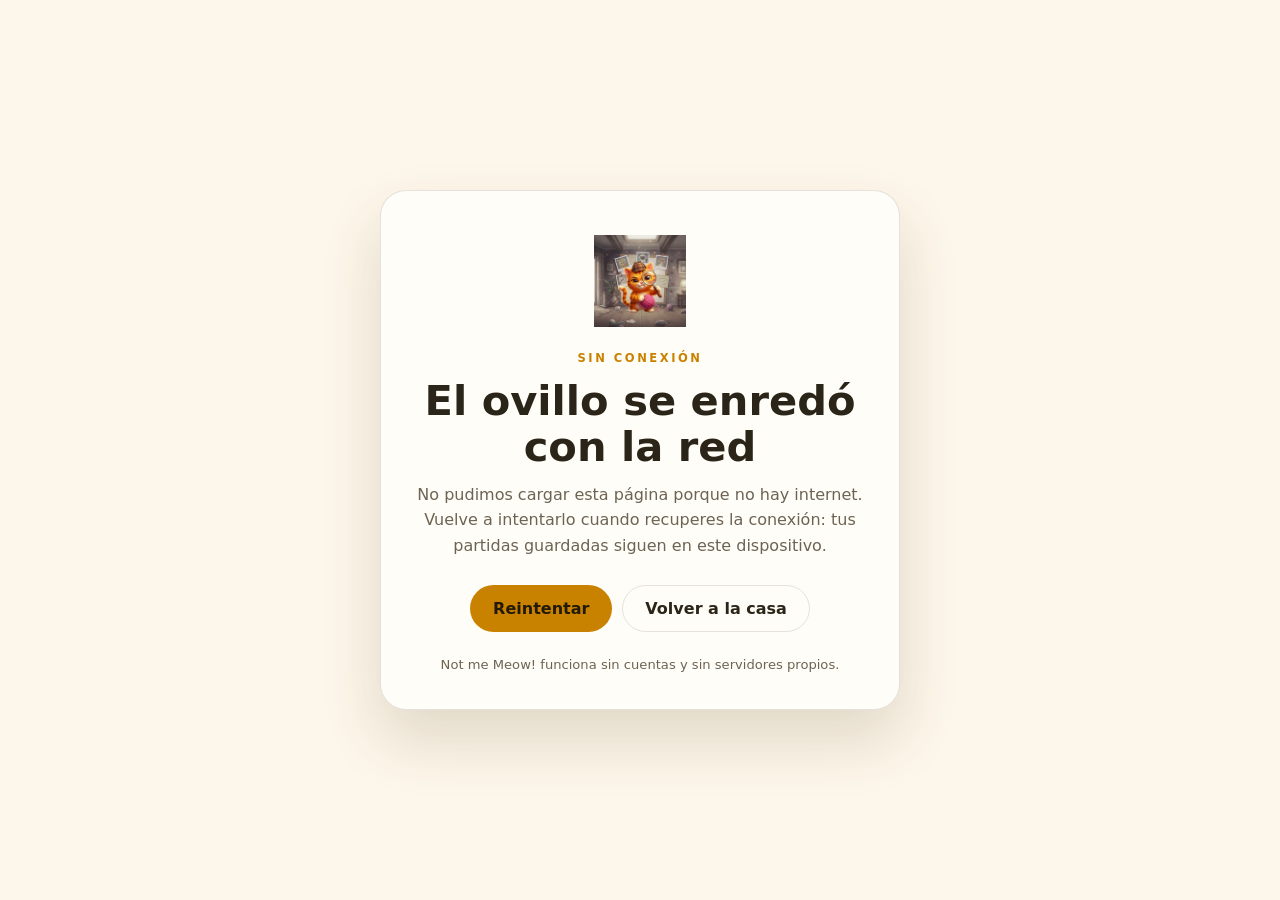
<file: offline.html>
<!doctype html>
<html lang="es" data-theme="noche">
<head>
  <meta charset="utf-8">
  <meta name="viewport" content="width=device-width, initial-scale=1">
  <title>Sin conexión · Not me Meow!</title>
  <meta name="robots" content="noindex">
  <meta name="theme-color" content="#080b16">
  <meta name="color-scheme" content="dark light">
  <link rel="icon" href="/assets/icon-192.png" sizes="192x192" type="image/png">
  <link rel="manifest" href="/manifest.webmanifest">
  <script>
    (function () {
      try {
        var mode = localStorage.getItem('michidoku-theme-mode');
        if (mode !== 'claro' && mode !== 'noche' && mode !== 'auto') {
          var saved = localStorage.getItem('michidoku-theme');
          mode = saved === 'claro' || saved === 'noche' ? saved : 'auto';
        }
        document.documentElement.setAttribute('data-theme', mode === 'auto'
          ? (window.matchMedia('(prefers-color-scheme: light)').matches ? 'claro' : 'noche')
          : mode);
      } catch (e) {}
    })();
  </script>
  <style>
    :root {
      --bg: #080b16;
      --card: #111528;
      --text: #f4f1ff;
      --muted: #a9a3c2;
      --accent: #ffc93c;
      --line: rgba(255, 255, 255, .1);
      --shadow: 0 30px 60px rgba(0, 0, 0, .45);
      color-scheme: dark;
    }
    [data-theme="claro"] {
      --bg: #fdf6ea;
      --card: #fffdf8;
      --text: #2b2418;
      --muted: #6d6353;
      --accent: #c98200;
      --line: rgba(43, 36, 24, .12);
      --shadow: 0 30px 60px rgba(80, 60, 20, .16);
      color-scheme: light;
    }
    * { box-sizing: border-box; }
    html, body { margin: 0; }
    body {
      min-height: 100vh;
      display: grid;
      place-items: center;
      padding: 32px 18px;
      background: var(--bg);
      color: var(--text);
      font-family: "Nunito Sans", "Segoe UI", system-ui, -apple-system, sans-serif;
      text-align: center;
    }
    .card {
      width: min(520px, 100%);
      padding: 44px 30px 34px;
      border: 1px solid var(--line);
      border-radius: 26px;
      background: var(--card);
      box-shadow: var(--shadow);
    }
    .mark { display: block; width: 92px; height: 92px; margin: 0 auto 20px; }
    .code {
      display: inline-block;
      font-size: .72rem;
      font-weight: 700;
      letter-spacing: .22em;
      text-transform: uppercase;
      color: var(--accent);
    }
    h1 {
      margin: 12px 0 12px;
      font-family: "Fredoka", "Nunito Sans", system-ui, sans-serif;
      font-size: clamp(1.9rem, 6vw, 2.6rem);
      line-height: 1.1;
    }
    p { margin: 0 0 26px; color: var(--muted); line-height: 1.6; }
    .actions { display: flex; flex-wrap: wrap; gap: 10px; justify-content: center; }
    .btn {
      display: inline-flex;
      align-items: center;
      gap: 8px;
      padding: 13px 22px;
      border: 1px solid transparent;
      border-radius: 999px;
      font: inherit;
      font-weight: 700;
      cursor: pointer;
      text-decoration: none;
      color: #221a06;
      background: var(--accent);
      transition: transform .18s ease, filter .18s ease;
    }
    .btn.ghost {
      color: var(--text);
      background: transparent;
      border-color: var(--line);
    }
    .btn:hover { filter: brightness(1.05); transform: translateY(-1px); }
    .btn:focus-visible { outline: 3px solid var(--accent); outline-offset: 3px; }
    .hint { margin: 22px 0 0; font-size: .82rem; color: var(--muted); }
    @media (prefers-reduced-motion: reduce) {
      .btn { transition: none; }
      .btn:hover { transform: none; }
    }
  </style>
</head>
<body>
  <main class="card">
    <img class="mark" src="/assets/icon-192.png" alt="" width="92" height="92">
    <span class="code">Sin conexión</span>
    <h1>El ovillo se enredó<br>con la red</h1>
    <p>No pudimos cargar esta página porque no hay internet. Vuelve a intentarlo cuando recuperes la conexión: tus partidas guardadas siguen en este dispositivo.</p>
    <div class="actions">
      <button class="btn" type="button" id="reintentar">Reintentar</button>
      <a class="btn ghost" href="/">Volver a la casa</a>
    </div>
    <p class="hint">Not me Meow! funciona sin cuentas y sin servidores propios.</p>
  </main>
  <script>
    document.getElementById('reintentar').addEventListener('click', function () {
      location.reload();
    });
  </script>
</body>
</html>
</file>
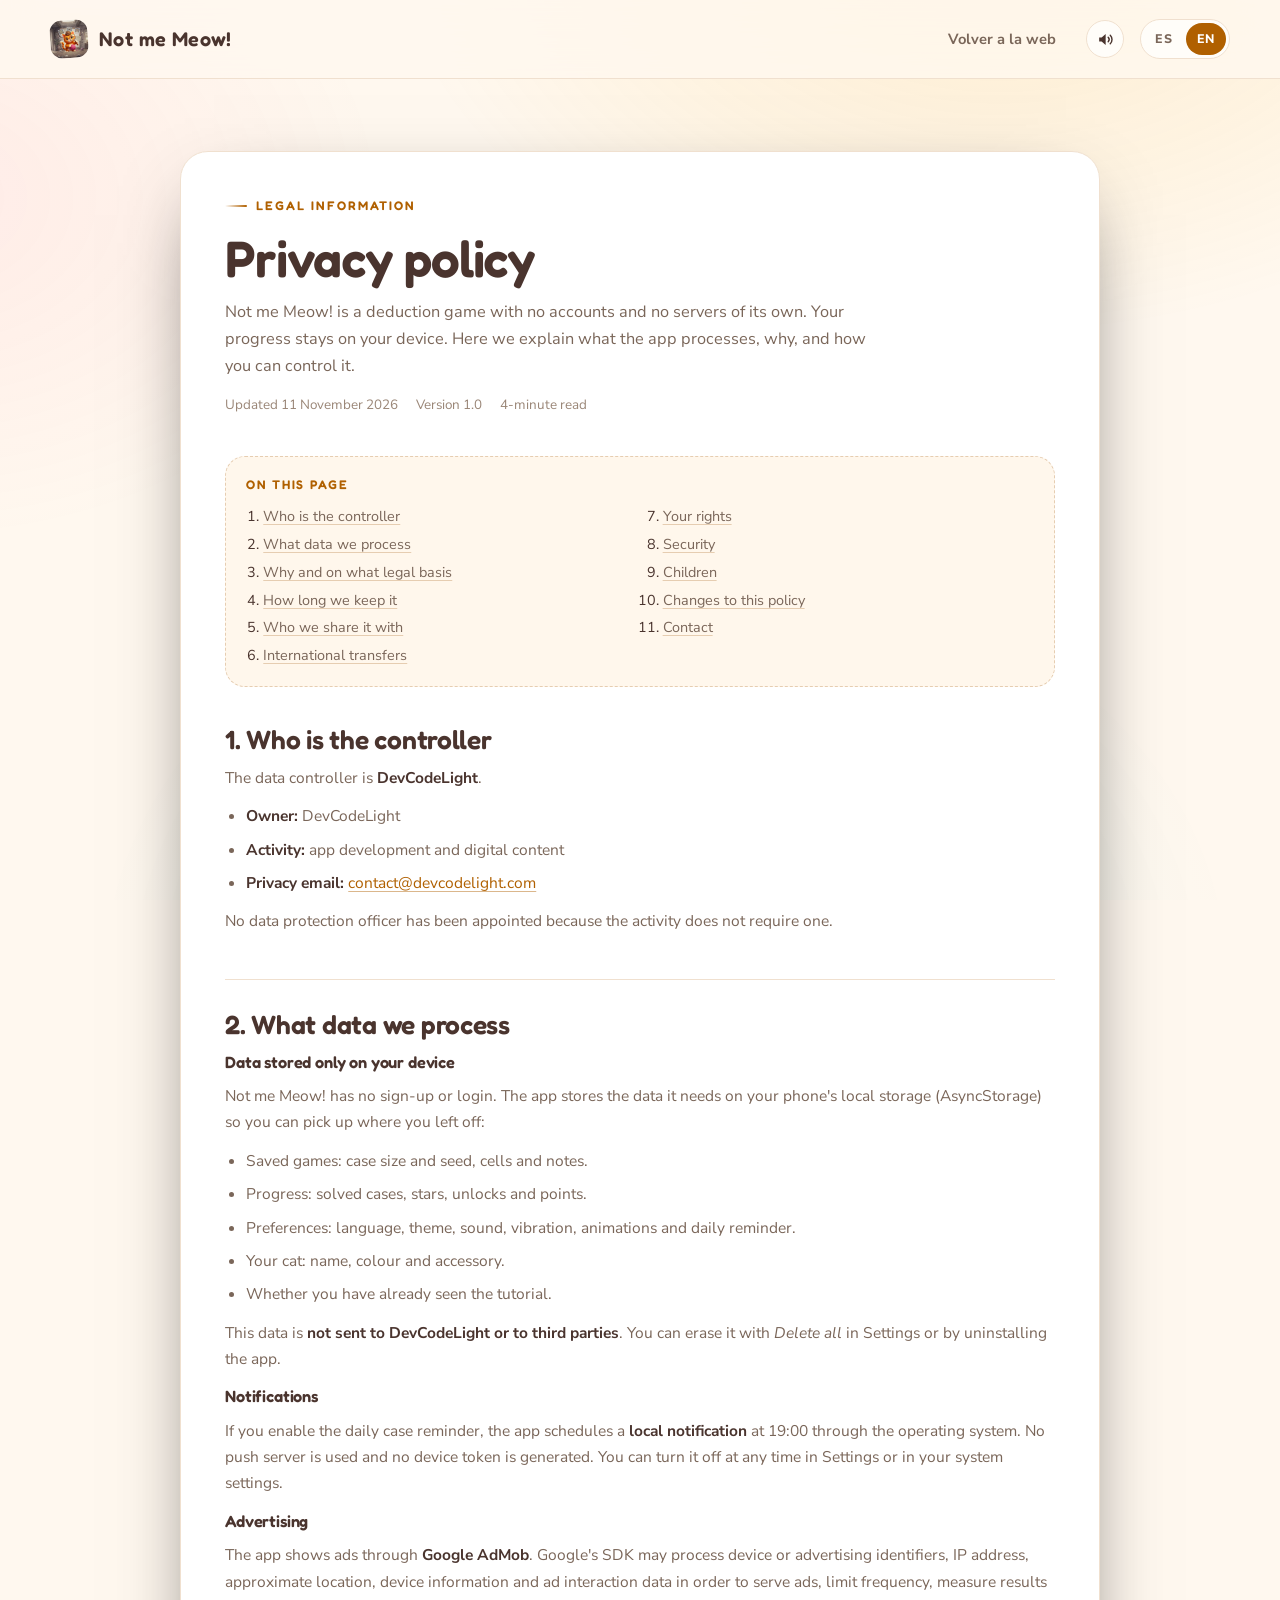
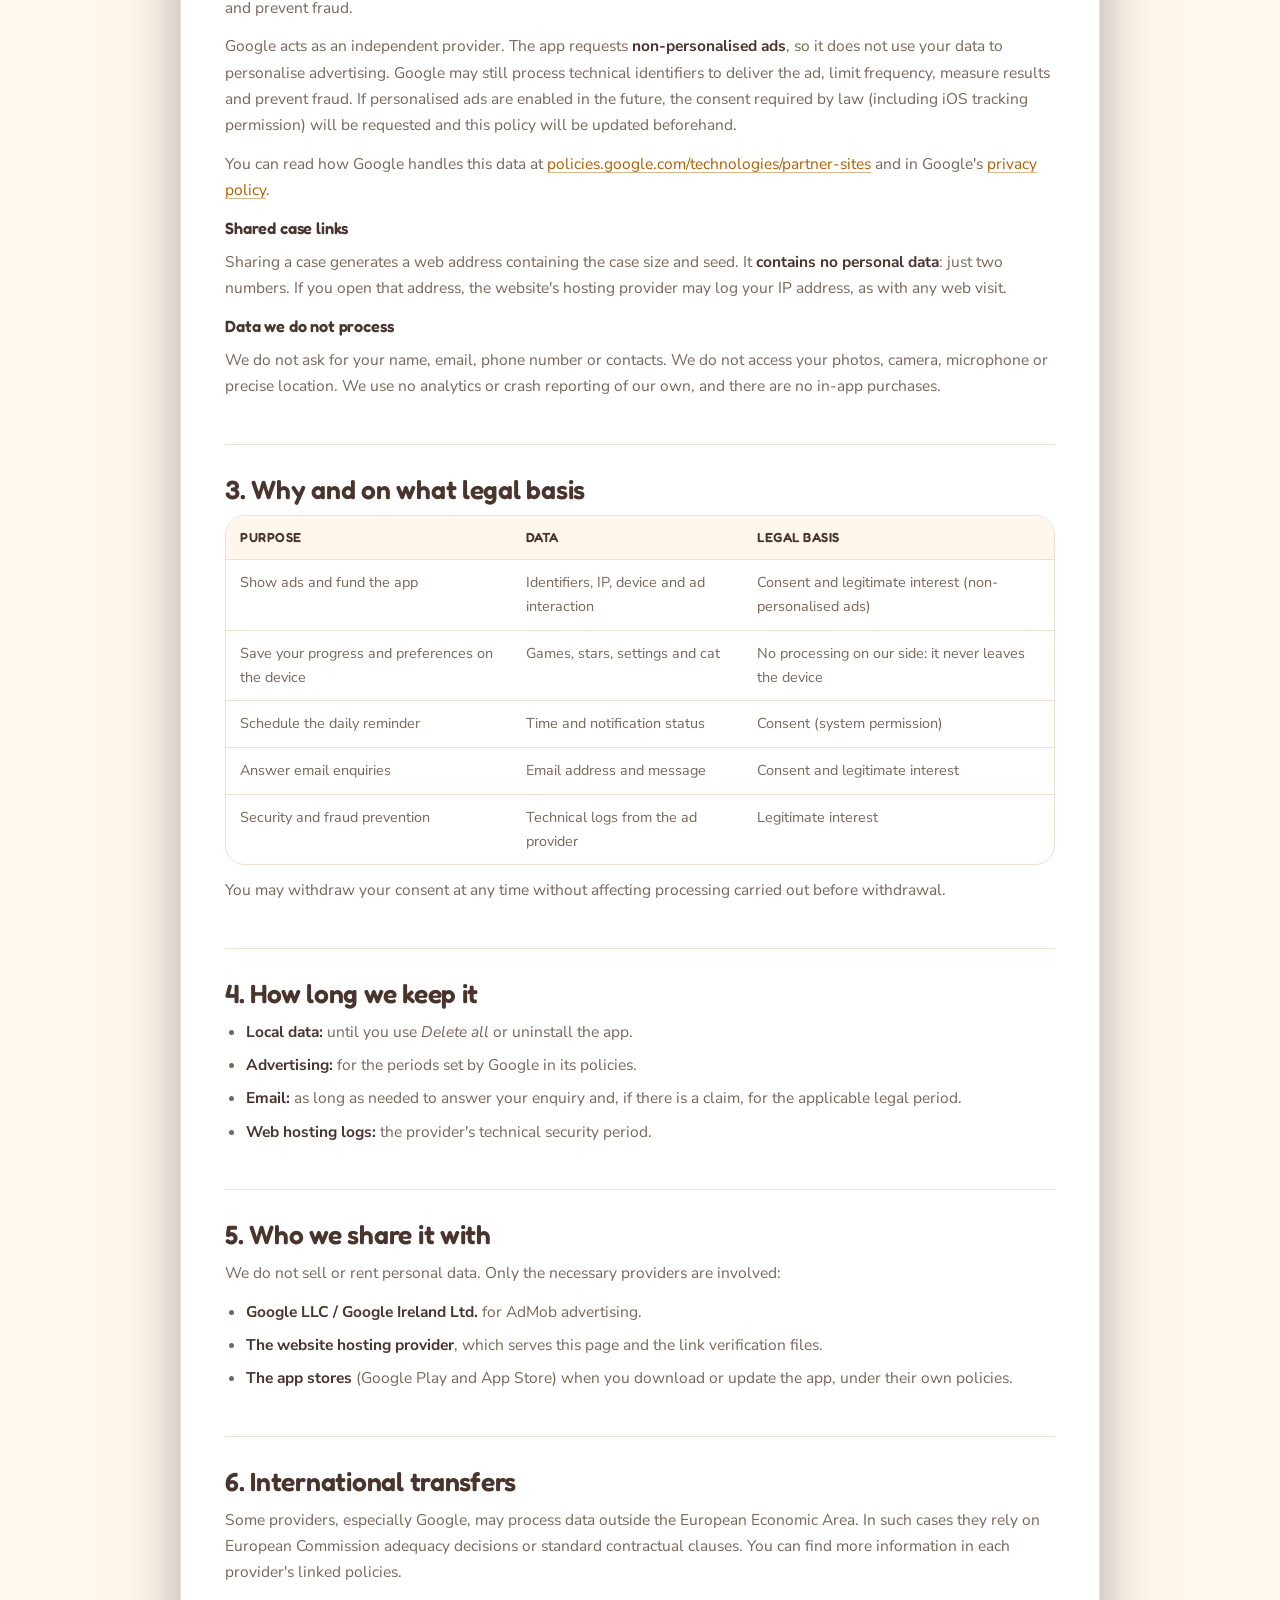
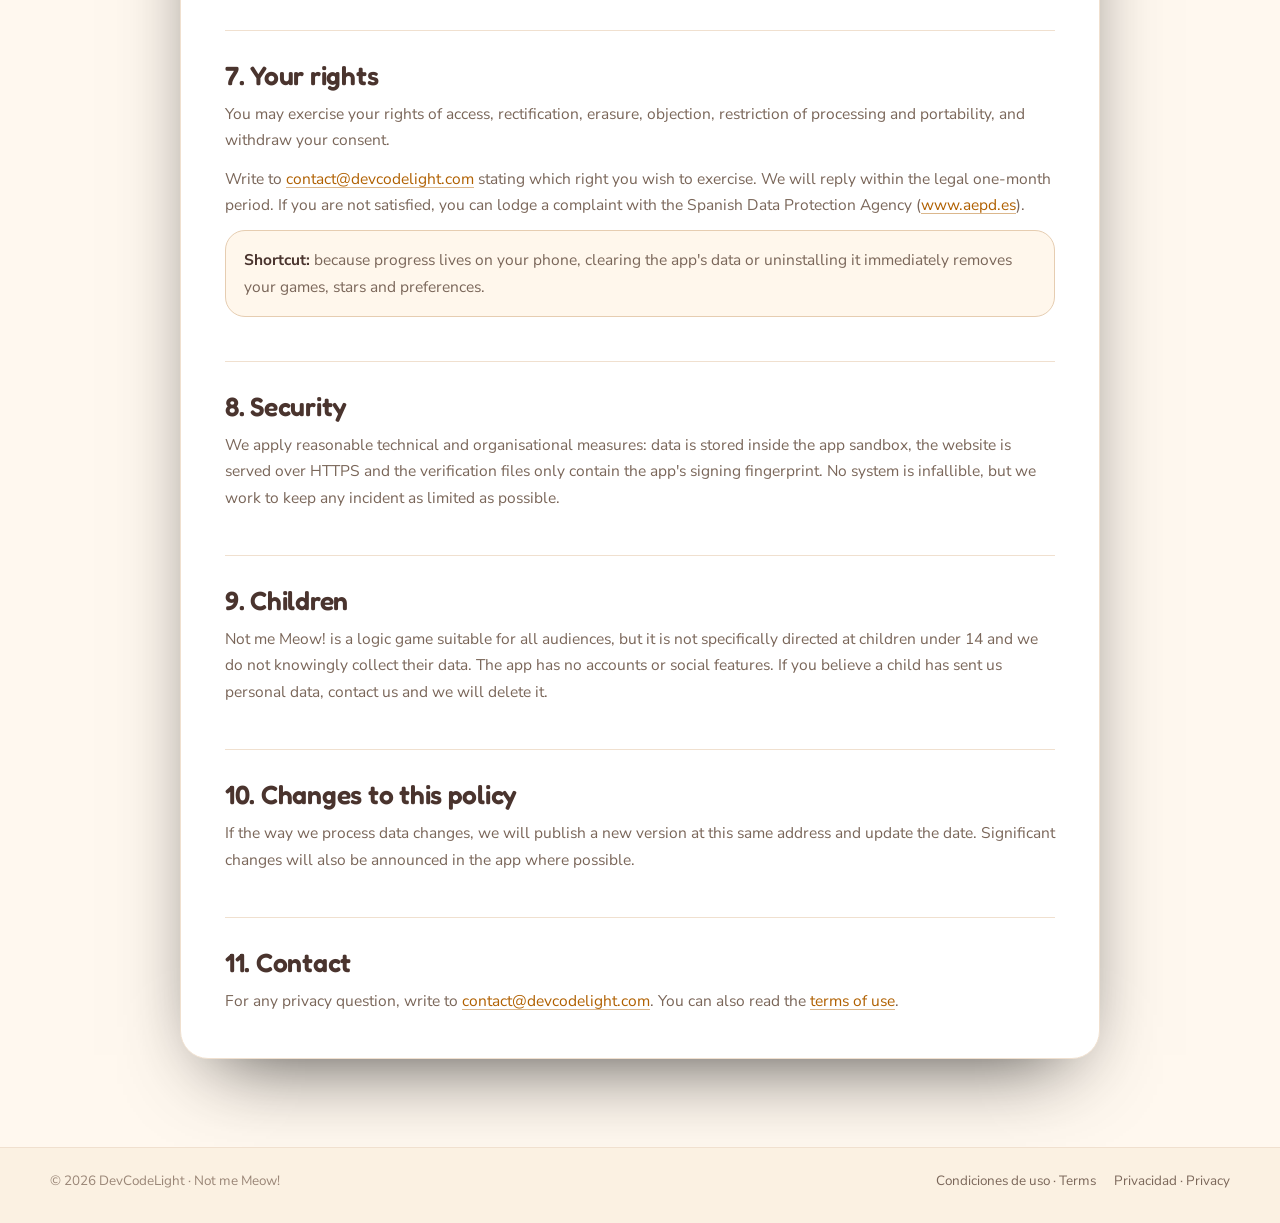
<file: privacidad.html>
<!doctype html>
<html lang="es">
<head>
  <meta charset="utf-8">
  <meta name="viewport" content="width=device-width, initial-scale=1">
  <title>Privacidad · Not me Meow!</title>
  <link rel="canonical" href="https://not-me-meow.devcodelight.com/privacidad/">
  <meta name="robots" content="noindex,follow">
  <meta http-equiv="refresh" content="0; url=privacidad/">
  <script>location.replace('privacidad/' + location.search + location.hash);</script>
  <style>
    body { margin: 0; min-height: 100vh; display: grid; place-items: center; background: #080b16; color: #fff8ef; font-family: system-ui, sans-serif; text-align: center; padding: 24px; }
    a { color: #ffc93c; }
  </style>
</head>
<body>
  <p>La política de privacidad se ha mudado. <a href="privacidad/">Continuar a Privacidad</a>.</p>
</body>
</html>
</file>
<file: styles.css>
/* ==========================================================================
   Not me Meow! · landing
   Paleta y lenguaje visual tomados de la app (tema noche / claro).
   ========================================================================== */

:root {
  --font-display: 'Fredoka', 'Trebuchet MS', system-ui, sans-serif;
  --font-body: 'Nunito Sans', system-ui, -apple-system, 'Segoe UI', sans-serif;
  --gold: #ffc93c;
  --gold-deep: #e8a800;
  --coral: #ff5c8a;
  --cyan: #00c2d1;
  --pink: #ff7ab6;
  --green: #4ade80;
  --ink: #3a2e3f;
  --radius-sm: 12px;
  --radius-md: 20px;
  --radius-lg: 28px;
  --radius-xl: 38px;
  --header-h: 78px;
  --maxw: 1180px;
  --ease-out: cubic-bezier(0.16, 1, 0.3, 1);
  --shadow-card: 0 30px 80px -34px rgba(0, 0, 0, 0.8), 0 2px 0 rgba(255, 255, 255, 0.04) inset;
}

:root,
[data-theme='noche'] {
  color-scheme: dark;
  --bg: #080b16;
  --bg-deep: #05070f;
  --bg-soft: #0e1220;
  --surface: #121a2c;
  --surface-2: #1a2238;
  --surface-3: #212b45;
  --surface-glass: rgba(20, 28, 48, 0.66);
  --border: rgba(255, 214, 138, 0.14);
  --border-strong: rgba(255, 214, 138, 0.28);
  --text: #f6e9d2;
  --muted: #b9ac98;
  --muted-2: #8e8474;
  --accent: #ffc53d;
  --accent-2: #e89b2c;
  --accent-soft: #2e2a3a;
  --on-accent: #2a1600;
  --glow-a: rgba(255, 197, 61, 0.16);
  --glow-b: rgba(0, 194, 209, 0.1);
  --glow-c: rgba(255, 92, 138, 0.1);
  --grid-line: rgba(255, 197, 61, 0.055);
  --chip: rgba(255, 255, 255, 0.05);
  --chip-border: rgba(255, 255, 255, 0.09);
  --shadow: rgba(0, 0, 0, 0.55);
  --hero-card: linear-gradient(160deg, #1c2540 0%, #131b2f 46%, #0d1322 100%);
  --board-shadow: 0 40px 90px -40px rgba(0, 0, 0, 0.9);
}

[data-theme='claro'] {
  color-scheme: light;
  --bg: #fff8ef;
  --bg-deep: #f6ecdd;
  --bg-soft: #fbf1e2;
  --surface: #ffffff;
  --surface-2: #fff7ec;
  --surface-3: #fff1e4;
  --surface-glass: rgba(255, 255, 255, 0.76);
  --border: #f0e0cf;
  --border-strong: #e6cdb1;
  --text: #4a342e;
  --muted: #7a6659;
  --muted-2: #9a8677;
  --accent: #b06000;
  --accent-2: #f2a900;
  --accent-soft: #fcebc7;
  --on-accent: #ffffff;
  --glow-a: rgba(242, 169, 0, 0.14);
  --glow-b: rgba(0, 194, 209, 0.08);
  --glow-c: rgba(255, 92, 138, 0.08);
  --grid-line: rgba(176, 96, 0, 0.07);
  --chip: rgba(255, 255, 255, 0.7);
  --chip-border: #f0e0cf;
  --shadow: rgba(90, 58, 18, 0.14);
  --hero-card: linear-gradient(160deg, #fffdf8 0%, #fff5e5 52%, #f9ead3 100%);
  --board-shadow: 0 30px 70px -36px rgba(90, 58, 18, 0.35);
}

*,
*::before,
*::after {
  box-sizing: border-box;
}

html {
  scroll-behavior: smooth;
  scroll-padding-top: calc(var(--header-h) + 18px);
  -webkit-text-size-adjust: 100%;
}

body {
  margin: 0;
  font-family: var(--font-body);
  font-size: 17px;
  line-height: 1.65;
  background: var(--bg);
  color: var(--text);
  overflow-x: hidden;
  -webkit-font-smoothing: antialiased;
  text-rendering: optimizeLegibility;
}

body::before {
  content: '';
  position: fixed;
  inset: 0;
  pointer-events: none;
  z-index: 0;
  background:
    radial-gradient(900px 600px at 78% -8%, var(--glow-a), transparent 68%),
    radial-gradient(700px 520px at -6% 22%, var(--glow-c), transparent 66%),
    radial-gradient(820px 620px at 52% 108%, var(--glow-b), transparent 70%);
}

img,
svg {
  display: block;
  max-width: 100%;
}

a {
  color: inherit;
  text-decoration: none;
}

button,
input {
  font: inherit;
  color: inherit;
}

button {
  cursor: pointer;
}

::selection {
  background: var(--gold);
  color: #2a1600;
}

:focus-visible {
  outline: 3px solid var(--gold);
  outline-offset: 4px;
  border-radius: 6px;
}

.skip-link {
  position: fixed;
  top: 12px;
  left: 12px;
  z-index: 200;
  padding: 10px 16px;
  border-radius: 999px;
  background: var(--gold);
  color: #2a1600;
  font-weight: 800;
  transform: translateY(-160%);
  transition: transform 0.2s ease;
}

.skip-link:focus {
  transform: translateY(0);
}

.container {
  width: min(calc(100% - 40px), var(--maxw));
  margin-inline: auto;
  position: relative;
  z-index: 1;
}

.eyebrow {
  display: inline-flex;
  align-items: center;
  gap: 9px;
  font-family: var(--font-display);
  font-size: 0.78rem;
  font-weight: 600;
  letter-spacing: 0.16em;
  text-transform: uppercase;
  color: var(--accent);
}

.eyebrow::before {
  content: '';
  width: 22px;
  height: 2px;
  border-radius: 2px;
  background: linear-gradient(90deg, transparent, var(--accent));
}

h1,
h2,
h3,
h4 {
  font-family: var(--font-display);
  font-weight: 600;
  line-height: 1.06;
  letter-spacing: -0.02em;
  margin: 0;
  text-wrap: balance;
}

h1 {
  font-size: clamp(2.7rem, 6.2vw, 5.1rem);
}

h2 {
  font-size: clamp(2rem, 3.9vw, 3.35rem);
}

h3 {
  font-size: clamp(1.2rem, 1.8vw, 1.55rem);
  letter-spacing: -0.01em;
}

p {
  margin: 0;
}

.lead {
  font-size: clamp(1rem, 1.35vw, 1.16rem);
  color: var(--muted);
  max-width: 58ch;
}

.gold {
  color: var(--accent);
}

.gradient-text {
  background: linear-gradient(100deg, var(--gold) 0%, #ffe9a8 38%, var(--accent-2) 68%, var(--pink) 100%);
  -webkit-background-clip: text;
  background-clip: text;
  color: transparent;
}

.section {
  position: relative;
  padding: clamp(76px, 9vw, 126px) 0;
}

.section-head {
  display: flex;
  flex-direction: column;
  gap: 16px;
  max-width: 720px;
  margin-bottom: clamp(38px, 5vw, 62px);
}

.section-head.center {
  margin-inline: auto;
  align-items: center;
  text-align: center;
}

.section-head p {
  color: var(--muted);
  font-size: 1.03rem;
}

.btn {
  --btn-bg: var(--gold);
  --btn-fg: var(--on-accent);
  display: inline-flex;
  align-items: center;
  justify-content: center;
  gap: 10px;
  min-height: 54px;
  padding: 0 25px;
  border: 0;
  border-radius: 999px;
  background: var(--btn-bg);
  color: var(--btn-fg);
  font-family: var(--font-display);
  font-size: 1.02rem;
  font-weight: 600;
  letter-spacing: 0.01em;
  box-shadow: 0 16px 34px -16px rgba(255, 201, 60, 0.75), 0 1px 0 rgba(255, 255, 255, 0.4) inset;
  transition: transform 0.24s var(--ease-out), box-shadow 0.24s var(--ease-out), background 0.24s ease;
  white-space: nowrap;
}

.btn:hover {
  transform: translateY(-2px) scale(1.015);
  box-shadow: 0 22px 44px -16px rgba(255, 201, 60, 0.85), 0 1px 0 rgba(255, 255, 255, 0.45) inset;
}

.btn:active {
  transform: translateY(0) scale(0.99);
}

.btn svg {
  width: 20px;
  height: 20px;
  flex: none;
}

.btn--ghost {
  --btn-bg: var(--chip);
  --btn-fg: var(--text);
  border: 1px solid var(--chip-border);
  box-shadow: none;
  backdrop-filter: blur(10px);
}

.btn--ghost:hover {
  border-color: var(--border-strong);
  background: var(--surface-3);
  box-shadow: 0 18px 34px -24px var(--shadow);
}

.btn--small {
  min-height: 44px;
  padding: 0 18px;
  font-size: 0.92rem;
}

.btn--wide {
  width: 100%;
}

/* Header ------------------------------------------------------------------ */
.site-header {
  position: fixed;
  inset: 0 0 auto;
  z-index: 100;
  height: var(--header-h);
  display: flex;
  align-items: center;
  transition: background 0.3s ease, border-color 0.3s ease, backdrop-filter 0.3s ease;
  border-bottom: 1px solid transparent;
}

.site-header.is-scrolled {
  background: color-mix(in srgb, var(--bg) 82%, transparent);
  border-bottom-color: var(--border);
  backdrop-filter: blur(18px) saturate(1.2);
}

.header-inner {
  width: min(calc(100% - 40px), var(--maxw));
  margin-inline: auto;
  display: flex;
  align-items: center;
  gap: 22px;
}

.brand {
  display: inline-flex;
  align-items: center;
  gap: 11px;
  font-family: var(--font-display);
  font-weight: 600;
  font-size: 1.32rem;
  letter-spacing: 0.02em;
  flex: none;
}

.brand-mark {
  width: 40px;
  height: 40px;
  border-radius: 12px;
  display: grid;
  place-items: center;
  overflow: hidden;
  box-shadow: 0 8px 18px -8px rgba(242, 169, 0, 0.75);
  transition: transform 0.3s var(--ease-out);
}

.brand:hover .brand-mark {
  transform: rotate(4deg) scale(1.05);
}

.brand-mark img {
  width: 100%;
  height: 100%;
  object-fit: contain;
}

.brand-mark svg {
  width: 27px;
  height: 27px;
}

/* Selector de tema claro / oscuro / automático */
.theme-switch {
  position: relative;
  display: inline-flex;
  align-items: center;
  padding: 3px;
  border-radius: 999px;
  border: 1px solid var(--chip-border);
  background: var(--chip);
  flex: none;
}

.theme-switch .theme-thumb {
  position: absolute;
  top: 3px;
  left: 3px;
  width: 32px;
  height: 32px;
  border-radius: 50%;
  background: var(--surface-2);
  border: 1px solid var(--border-strong);
  box-shadow: 0 2px 8px rgba(0, 0, 0, 0.2);
  transition: transform 0.24s var(--ease-out);
}

.theme-switch[data-mode='noche'] .theme-thumb {
  transform: translateX(32px);
}

.theme-switch[data-mode='auto'] .theme-thumb {
  transform: translateX(64px);
}

.theme-switch button {
  position: relative;
  z-index: 1;
  width: 32px;
  height: 32px;
  display: grid;
  place-items: center;
  border: 0;
  border-radius: 50%;
  background: transparent;
  color: var(--muted-2);
  cursor: pointer;
  transition: color 0.2s ease;
}

.theme-switch button:hover {
  color: var(--text);
}

.theme-switch button[aria-pressed='true'] {
  color: var(--accent);
}

.theme-switch svg {
  width: 16px;
  height: 16px;
}

.footer-cookie {
  width: 62px;
  height: 62px;
  margin-top: 18px;
  opacity: 0.9;
  filter: drop-shadow(0 8px 14px rgba(0, 0, 0, 0.22));
}

.nav {
  display: flex;
  align-items: center;
  gap: 4px;
  margin-left: auto;
}

.nav a {
  padding: 9px 13px;
  border-radius: 999px;
  font-size: 0.94rem;
  font-weight: 700;
  color: var(--muted);
  transition: color 0.2s ease, background 0.2s ease;
}

.nav a:hover {
  color: var(--text);
  background: var(--chip);
}

.header-actions {
  display: flex;
  align-items: center;
  gap: 10px;
  margin-left: 10px;
}

.icon-btn {
  width: 42px;
  height: 42px;
  border-radius: 50%;
  border: 1px solid var(--chip-border);
  background: var(--chip);
  display: grid;
  place-items: center;
  color: var(--text);
  transition: background 0.2s ease, border-color 0.2s ease, transform 0.2s ease;
}

.icon-btn:hover {
  background: var(--surface-3);
  border-color: var(--border-strong);
  transform: translateY(-1px);
}

.icon-btn svg {
  width: 19px;
  height: 19px;
}

/* Interruptor de sonido: altavoz con ondas o altavoz tachado. */
.sound-toggle .icon-sound-off {
  display: none;
}

.sound-toggle[aria-pressed='false'] .icon-sound-on {
  display: none;
}

.sound-toggle[aria-pressed='false'] .icon-sound-off {
  display: block;
}

.sound-toggle[aria-pressed='false'] {
  color: var(--muted);
}

[data-theme='noche'] .icon-sun,
[data-theme='claro'] .icon-moon {
  display: none;
}

.nav-toggle {
  display: none;
}

/* Hero -------------------------------------------------------------------- */
.hero {
  position: relative;
  padding: calc(var(--header-h) + clamp(42px, 7vw, 82px)) 0 clamp(56px, 8vw, 100px);
  overflow: hidden;
}

.hero::before {
  content: '';
  position: absolute;
  inset: 0;
  background-image:
    linear-gradient(var(--grid-line) 1px, transparent 1px),
    linear-gradient(90deg, var(--grid-line) 1px, transparent 1px);
  background-size: 74px 74px;
  mask-image: radial-gradient(ellipse 90% 70% at 50% 35%, #000 20%, transparent 78%);
  pointer-events: none;
}

.hero-grid {
  display: grid;
  grid-template-columns: minmax(0, 1.02fr) minmax(0, 0.98fr);
  align-items: center;
  gap: clamp(36px, 5vw, 72px);
}

.hero-copy {
  position: relative;
  z-index: 2;
}

.hero-badge {
  display: inline-flex;
  align-items: center;
  gap: 9px;
  padding: 7px 14px 7px 9px;
  border: 1px solid var(--border);
  border-radius: 999px;
  background: var(--chip);
  font-size: 0.78rem;
  font-weight: 800;
  letter-spacing: 0.04em;
  text-transform: uppercase;
  color: var(--muted);
  backdrop-filter: blur(8px);
}

.hero-badge .pulse-dot {
  width: 8px;
  height: 8px;
  border-radius: 50%;
  background: var(--green);
  box-shadow: 0 0 0 0 rgba(74, 222, 128, 0.55);
  animation: pulse-dot 2.4s ease-out infinite;
}

.hero-badge b {
  color: var(--text);
  font-weight: 800;
}

.hero h1 {
  margin: 22px 0 20px;
  font-size: clamp(2.8rem, 6.6vw, 5.4rem);
}

.hero h1 .line {
  display: block;
}

.hero h1 .line--small {
  font-size: 0.44em;
  letter-spacing: 0.16em;
  text-transform: uppercase;
  font-weight: 500;
  color: var(--muted);
  margin-bottom: 14px;
}

.hero .lead {
  margin-bottom: 30px;
}

.hero-ctas {
  display: flex;
  flex-wrap: wrap;
  gap: 12px;
  margin-bottom: 32px;
}

.hero-meta {
  display: flex;
  flex-wrap: wrap;
  gap: 10px 22px;
  color: var(--muted);
  font-size: 0.87rem;
  font-weight: 700;
}

.hero-meta span {
  display: inline-flex;
  align-items: center;
  gap: 8px;
}

.hero-meta svg {
  width: 17px;
  height: 17px;
  color: var(--accent);
}

/* Stage */
.hero-stage-wrap {
  position: relative;
  perspective: 1200px;
}

.hero-stage {
  position: relative;
  aspect-ratio: 1 / 1.02;
  border-radius: var(--radius-xl);
  background:
    radial-gradient(ellipse 70% 55% at 50% 64%, rgba(255, 201, 60, 0.22), transparent 68%),
    var(--hero-card);
  border: 1px solid var(--border-strong);
  box-shadow: var(--shadow-card), 0 0 90px -30px rgba(255, 201, 60, 0.34);
  overflow: hidden;
  transform: rotateY(calc(var(--tilt-y, 0) * 1deg)) rotateX(calc(var(--tilt-x, 0) * 1deg));
  transition: transform 0.35s var(--ease-out);
  isolation: isolate;
}

.hero-stage::before {
  content: '';
  position: absolute;
  inset: 0;
  background-image:
    linear-gradient(var(--grid-line) 1px, transparent 1px),
    linear-gradient(90deg, var(--grid-line) 1px, transparent 1px);
  background-size: 44px 44px;
  mask-image: radial-gradient(circle at 50% 50%, transparent 18%, #000 78%);
  opacity: 0.85;
}

.hero-stage::after {
  content: '';
  position: absolute;
  width: 74%;
  aspect-ratio: 1;
  left: 13%;
  bottom: -30%;
  border-radius: 50%;
  background: radial-gradient(circle, rgba(255, 201, 60, 0.34), transparent 65%);
  filter: blur(10px);
  z-index: 0;
}

.stage-topline {
  position: absolute;
  top: 20px;
  inset-inline: 22px;
  display: flex;
  align-items: center;
  justify-content: space-between;
  gap: 12px;
  z-index: 5;
  font-family: var(--font-display);
  font-size: 0.7rem;
  letter-spacing: 0.14em;
  text-transform: uppercase;
  color: var(--muted);
}

.stage-status {
  display: inline-flex;
  align-items: center;
  gap: 7px;
  padding: 6px 11px;
  border-radius: 999px;
  border: 1px solid var(--border);
  background: var(--surface-glass);
  backdrop-filter: blur(10px);
}

.stage-status i {
  width: 7px;
  height: 7px;
  border-radius: 50%;
  background: var(--green);
  box-shadow: 0 0 10px var(--green);
}

.stage-cat {
  position: absolute;
  left: 50%;
  bottom: 12%;
  width: min(74%, 390px);
  transform: translateX(-50%);
  z-index: 2;
  filter: drop-shadow(0 26px 22px rgba(0, 0, 0, 0.38));
  animation: stage-float 6s ease-in-out infinite;
}

[data-theme='claro'] .stage-cat {
  filter: drop-shadow(0 24px 20px rgba(90, 58, 18, 0.2));
}

.stage-cat .cat-svg {
  width: 100%;
  height: auto;
}

.stage-name {
  position: absolute;
  left: 50%;
  bottom: 5.2%;
  transform: translateX(-50%);
  z-index: 6;
  display: inline-flex;
  align-items: center;
  gap: 8px;
  padding: 8px 15px;
  border-radius: 999px;
  background: var(--surface-glass);
  border: 1px solid var(--border-strong);
  font-family: var(--font-display);
  font-size: 0.92rem;
  font-weight: 600;
  letter-spacing: 0.03em;
  backdrop-filter: blur(12px);
  box-shadow: 0 12px 30px -16px var(--shadow);
  white-space: nowrap;
}

.stage-name .dot {
  width: 8px;
  height: 8px;
  border-radius: 50%;
  background: var(--gold);
  box-shadow: 0 0 12px var(--gold);
}

.stage-card {
  position: absolute;
  z-index: 7;
  border-radius: 16px;
  border: 1px solid var(--border-strong);
  background: var(--surface-glass);
  backdrop-filter: blur(14px);
  box-shadow: 0 18px 40px -22px var(--shadow);
}

.stage-clue {
  top: 17%;
  left: 6%;
  width: 195px;
  padding: 13px 15px;
  transform: rotate(-3deg);
  animation: float-soft 7s ease-in-out infinite;
}

.stage-clue small {
  display: block;
  font-size: 0.63rem;
  font-weight: 900;
  letter-spacing: 0.14em;
  text-transform: uppercase;
  color: var(--accent);
  margin-bottom: 4px;
}

.stage-clue strong {
  display: block;
  font-family: var(--font-display);
  font-size: 0.93rem;
  line-height: 1.25;
  font-weight: 500;
}

.stage-score {
  right: 5%;
  bottom: 22%;
  padding: 11px 14px;
  transform: rotate(3deg);
  animation: float-soft 8s ease-in-out infinite reverse;
}

.stage-score small {
  display: block;
  font-size: 0.6rem;
  font-weight: 900;
  letter-spacing: 0.13em;
  color: var(--muted);
  text-transform: uppercase;
}

.stage-score strong {
  display: flex;
  align-items: center;
  gap: 6px;
  font-family: var(--font-display);
  font-size: 1.16rem;
  color: var(--accent);
}

.stage-score svg {
  width: 18px;
  height: 18px;
}

.stage-random {
  position: absolute;
  right: 6%;
  top: 13%;
  z-index: 8;
  display: inline-flex;
  align-items: center;
  gap: 7px;
  padding: 8px 13px;
  border-radius: 999px;
  border: 1px solid var(--border-strong);
  background: var(--surface-glass);
  backdrop-filter: blur(10px);
  font-family: var(--font-display);
  font-size: 0.76rem;
  font-weight: 600;
  color: var(--text);
  box-shadow: 0 12px 28px -18px var(--shadow);
  transition: transform 0.2s var(--ease-out), background 0.2s ease;
}

.stage-random:hover {
  transform: translateY(-2px) rotate(-1deg);
  background: var(--surface-3);
}

.stage-random svg {
  width: 14px;
  height: 14px;
  color: var(--accent);
}

.stage-paws {
  position: absolute;
  right: 10%;
  top: 34%;
  z-index: 1;
  display: flex;
  flex-direction: column;
  gap: 10px;
  opacity: 0.35;
}

.stage-paws svg {
  width: 16px;
  height: 16px;
  color: var(--accent);
}

.stage-paws svg:nth-child(2) {
  transform: translate(14px, 0) rotate(18deg);
}

.stage-paws svg:nth-child(3) {
  transform: translate(-4px, 0) rotate(-14deg);
}

/* Marquee */
.ticker {
  position: relative;
  z-index: 1;
  border-block: 1px solid var(--border);
  background: color-mix(in srgb, var(--surface) 60%, transparent);
  overflow: hidden;
  padding: 13px 0;
  mask-image: linear-gradient(90deg, transparent, #000 8%, #000 92%, transparent);
}

.ticker-track {
  display: flex;
  width: max-content;
  gap: 34px;
  animation: ticker 34s linear infinite;
}

.ticker span {
  display: inline-flex;
  align-items: center;
  gap: 14px;
  font-family: var(--font-display);
  font-size: 0.79rem;
  font-weight: 500;
  letter-spacing: 0.16em;
  text-transform: uppercase;
  color: var(--muted);
  white-space: nowrap;
}

.ticker svg {
  width: 14px;
  height: 14px;
  color: var(--accent);
}

/* Case board -------------------------------------------------------------- */
.case-layout {
  display: grid;
  grid-template-columns: minmax(0, 1.08fr) minmax(0, 0.92fr);
  gap: clamp(30px, 5vw, 64px);
  align-items: center;
}

.house-frame {
  position: relative;
  border-radius: var(--radius-lg);
  padding: clamp(12px, 2vw, 20px);
  background:
    radial-gradient(circle at 30% 10%, rgba(255, 201, 60, 0.14), transparent 50%),
    linear-gradient(160deg, var(--surface-2), var(--surface));
  border: 1px solid var(--border-strong);
  box-shadow: var(--board-shadow), 0 0 80px -40px rgba(255, 201, 60, 0.5);
}

.house {
  /* Paleta de la casa clásica del juego (día). El tema noche la sobrescribe. */
  --floor-wall: #6f523a;
  --floor-grid: #bfa184;
  --floor-dot: #c9b7a6;
  --floor-label-bg: #fffcf6;
  --floor-label-text: #6b5344;
  --floor-label-border: rgba(122, 98, 82, 0.35);
  --cat-chip-bg: rgba(255, 250, 242, 0.9);
  --cat-chip-text: #4a3a32;
  --cat-shadow: rgba(46, 31, 22, 0.22);
  --board-hover: rgba(176, 96, 0, 0.11);
  --yarn-frame: rgba(161, 92, 0, 0.35);
  --yarn-halo: rgba(255, 201, 60, 0.42);
  display: grid;
  grid-template-columns: repeat(6, 1fr);
  grid-template-rows: repeat(6, 1fr);
  aspect-ratio: 1;
  position: relative;
  overflow: hidden;
  border-radius: 10px;
  border: 2px solid var(--floor-wall);
  background: var(--floor-label-bg);
  box-shadow: 0 18px 40px -26px var(--shadow), 0 0 0 1px rgba(0, 0, 0, 0.22) inset;
}

[data-theme='noche'] .house {
  --floor-wall: #0b0a10;
  --floor-grid: #8f765a;
  --floor-dot: #6b5a48;
  --floor-label-bg: #1e2638;
  --floor-label-text: #f0e1c4;
  --floor-label-border: rgba(255, 224, 170, 0.25);
  --cat-chip-bg: rgba(30, 38, 56, 0.92);
  --cat-chip-text: #f6e9d2;
  --cat-shadow: rgba(0, 0, 0, 0.5);
  --board-hover: rgba(227, 192, 138, 0.12);
  --yarn-frame: rgba(227, 192, 138, 0.4);
  --yarn-halo: rgba(255, 210, 120, 0.35);
}

/* Suelos por habitación --------------------------------------------------- */
.house-floors {
  position: absolute;
  inset: 0;
  z-index: 0;
  pointer-events: none;
}

.room {
  position: absolute;
  overflow: hidden;
  background-color: var(--floor-base);
  box-shadow: inset 0 0 0 2px var(--floor-wall);
}

.room-salon {
  --floor-base: #e6f2d5;
  --floor-tono: #d9ebbf;
  --floor-linea: #c6dba7;
  /* Tarima: tablas horizontales con juntas alternas. */
  background-color: var(--floor-tono);
  background-image:
    repeating-linear-gradient(0deg, var(--floor-linea) 0 1px, transparent 1px 9px),
    repeating-linear-gradient(90deg, var(--floor-linea) 0 1px, transparent 1px 42px);
}

.room-cocina {
  --floor-base: #ffe3d3;
  --floor-tono: #ffd4c0;
  --floor-linea: #efc0a6;
  /* Baldosas en damero con junta marcada. */
  background-image:
    linear-gradient(45deg, var(--floor-tono) 25%, transparent 25%, transparent 75%, var(--floor-tono) 75%),
    linear-gradient(45deg, var(--floor-tono) 25%, transparent 25%, transparent 75%, var(--floor-tono) 75%);
  background-size: 20px 20px;
  background-position: 0 0, 10px 10px;
}

.room-dormitorio {
  --floor-base: #dcebff;
  --floor-tono: #cce0fa;
  --floor-linea: #b5cff2;
  /* Papel pintado de rayas verticales con un lunar. */
  background-image:
    radial-gradient(circle at 11px 8px, color-mix(in srgb, var(--floor-linea) 60%, transparent) 1.2px, transparent 1.6px),
    repeating-linear-gradient(90deg, var(--floor-tono) 0 6px, transparent 6px 16px);
  background-size: 16px 16px, auto;
}

.room-bano {
  --floor-base: #d9f2f0;
  --floor-tono: #c7eae6;
  --floor-linea: #ace0da;
  /* Azulejos pequeños con una pastilla central. */
  background-image:
    radial-gradient(circle at 6px 6px, color-mix(in srgb, var(--floor-linea) 55%, transparent) 1.1px, transparent 1.5px),
    repeating-linear-gradient(0deg, color-mix(in srgb, var(--floor-linea) 55%, transparent) 0 1px, transparent 1px 12px),
    repeating-linear-gradient(90deg, color-mix(in srgb, var(--floor-linea) 55%, transparent) 0 1px, transparent 1px 12px);
  background-size: 12px 12px;
}

.room-terraza {
  --floor-base: #eaddf8;
  --floor-tono: #e0cdf4;
  --floor-linea: #ccb4ea;
  /* Césped: matas sueltas inclinadas. */
  background-image:
    repeating-linear-gradient(118deg, transparent 0 10px, color-mix(in srgb, var(--floor-linea) 55%, transparent) 10px 11px, transparent 11px 18px),
    repeating-linear-gradient(64deg, transparent 0 13px, color-mix(in srgb, var(--floor-linea) 45%, transparent) 13px 14px, transparent 14px 22px);
}

[data-theme='noche'] .room-salon {
  --floor-base: #4b523e;
  --floor-tono: #565e47;
  --floor-linea: #798562;
}

[data-theme='noche'] .room-cocina {
  --floor-base: #604337;
  --floor-tono: #6c4a3b;
  --floor-linea: #976656;
}

[data-theme='noche'] .room-dormitorio {
  --floor-base: #3d4964;
  --floor-tono: #465371;
  --floor-linea: #627ba7;
}

[data-theme='noche'] .room-bano {
  --floor-base: #395057;
  --floor-tono: #415c64;
  --floor-linea: #5d7d87;
}

[data-theme='noche'] .room-terraza {
  --floor-base: #39524f;
  --floor-tono: #425e5a;
  --floor-linea: #5c817b;
}

/* Retícula de casillas: transparente para dejar ver el suelo de la sala. */
.cell {
  position: relative;
  z-index: 1;
  border: 1px solid color-mix(in srgb, var(--floor-grid) 65%, transparent);
  transition: background-color 0.3s ease;
}

.cell.is-hover-row,
.cell.is-hover-col {
  background-color: var(--board-hover);
}

.cell-dot {
  position: absolute;
  left: 50%;
  top: 50%;
  width: 11%;
  aspect-ratio: 1;
  transform: translate(-50%, -50%);
  border-radius: 50%;
  background: var(--floor-dot);
  opacity: 0.75;
}

.room-labels {
  position: absolute;
  inset: 0;
  z-index: 4;
  pointer-events: none;
}

.room-plate {
  position: absolute;
  display: inline-flex;
  align-items: center;
  padding: 1px 5px;
  transform: translateY(-52%);
  border-radius: 5px;
  border: 1px solid var(--floor-label-border);
  background: var(--floor-label-bg);
  color: var(--floor-label-text);
  font-family: var(--font-display);
  font-size: clamp(9px, 1.15vw, 12px);
  font-weight: 700;
  letter-spacing: 0.02em;
  line-height: 1.4;
  white-space: nowrap;
  box-shadow: 0 1px 0 rgba(0, 0, 0, 0.16), 0 1px 0 rgba(255, 255, 255, 0.75) inset;
}

.room-plate.is-inside {
  transform: none;
}

[data-theme='noche'] .room-plate {
  box-shadow: 0 1px 0 rgba(0, 0, 0, 0.5), 0 1px 0 rgba(255, 255, 255, 0.08) inset;
}

.board-prop {
  position: absolute;
  display: grid;
  place-items: center;
  pointer-events: none;
  z-index: 2;
  filter: drop-shadow(0 3px 3px rgba(0, 0, 0, 0.18));
}

.board-prop svg {
  width: 80%;
  height: 80%;
}

.board-cat {
  position: absolute;
  display: block;
  pointer-events: auto;
  cursor: pointer;
  transition: transform 0.28s var(--ease-out), filter 0.28s ease, opacity 0.28s ease;
  z-index: 3;
  filter: drop-shadow(0 5px 5px rgba(0, 0, 0, 0.24));
  border: 0;
  background: transparent;
  color: inherit;
  padding: 0;
}

.board-cat-figure {
  position: absolute;
  left: 2%;
  right: 2%;
  top: 0;
  bottom: 11%;
  display: grid;
  place-items: center;
  transform-origin: 50% 96%;
  animation: board-cat-idle 8.4s ease-in-out infinite;
  animation-delay: var(--cat-idle-delay, 0s);
}

.board-cat-figure svg {
  width: 94%;
  height: 94%;
}

.cat-shadow {
  position: absolute;
  left: 50%;
  bottom: 8%;
  width: 58%;
  height: 8%;
  transform: translateX(-50%);
  border-radius: 50%;
  background: var(--cat-shadow);
  filter: blur(1px);
  z-index: 0;
}

.cat-name {
  position: absolute;
  left: 50%;
  bottom: 1px;
  transform: translateX(-50%);
  z-index: 2;
  max-width: 98%;
  padding: 0 4px;
  border-radius: 5px;
  background: var(--cat-chip-bg);
  color: var(--cat-chip-text);
  font-family: var(--font-display);
  font-size: clamp(8px, 1.05vw, 11px);
  font-weight: 700;
  line-height: 1.45;
  letter-spacing: 0.01em;
  white-space: nowrap;
  overflow: hidden;
  text-overflow: ellipsis;
  pointer-events: none;
}

.board-cat:hover,
.board-cat.is-active {
  transform: scale(1.08) translateY(-2px);
  filter: drop-shadow(0 0 14px rgba(255, 201, 60, 0.9)) drop-shadow(0 7px 7px rgba(0, 0, 0, 0.22));
  z-index: 6;
}

.board-cat.is-active .board-cat-figure {
  animation: board-cat-alert 1.15s ease-in-out infinite;
}

.board-cat.is-dimmed {
  opacity: 0.5;
}

.board-yarn {
  position: absolute;
  display: grid;
  place-items: center;
  z-index: 2;
  cursor: pointer;
  transition: transform 0.28s var(--ease-out);
}

.board-yarn::before {
  content: '';
  position: absolute;
  inset: 6%;
  border-radius: 8px;
  background: radial-gradient(circle at 50% 50%, var(--yarn-halo), transparent 70%);
  animation: board-yarn-glow 4.6s ease-in-out infinite;
}

.board-yarn::after {
  content: '';
  position: absolute;
  inset: 0;
  border-radius: 6px;
  border: 2px solid var(--yarn-frame);
}

.board-yarn svg {
  position: relative;
  z-index: 1;
  width: 66%;
  height: 66%;
  filter: drop-shadow(0 4px 6px rgba(0, 0, 0, 0.3));
}

.board-yarn:hover {
  transform: scale(1.08);
}

/* Los michis del tablero dan un saltito de vez en cuando, como al colocarlos. */
@keyframes board-cat-idle {
  0%,
  74%,
  100% {
    transform: translateY(0);
  }
  78% {
    transform: translateY(-5%);
  }
  82% {
    transform: translateY(0);
  }
  86% {
    transform: translateY(-2.5%);
  }
  90% {
    transform: translateY(0);
  }
}

@keyframes board-cat-alert {
  0%,
  100% {
    transform: translateY(0) rotate(-2deg);
  }
  50% {
    transform: translateY(-6%) rotate(2deg);
  }
}

@keyframes board-yarn-glow {
  0%,
  100% {
    opacity: 0.55;
    transform: scale(0.96);
  }
  50% {
    opacity: 0.95;
    transform: scale(1.04);
  }
}

.clue-list {
  display: flex;
  flex-direction: column;
  gap: 12px;
  margin-top: 26px;
}

.clue {
  display: flex;
  align-items: center;
  gap: 14px;
  padding: 14px 17px;
  border-radius: 16px;
  border: 1px solid var(--border);
  background: var(--surface);
  transition: transform 0.26s var(--ease-out), border-color 0.26s ease, background 0.26s ease, box-shadow 0.26s ease;
  text-align: left;
  width: 100%;
}

.clue:hover,
.clue.is-active {
  transform: translateX(6px);
  border-color: var(--border-strong);
  background: var(--surface-2);
  box-shadow: -8px 14px 34px -24px var(--shadow);
}

.clue-icon {
  width: 42px;
  height: 42px;
  flex: none;
  border-radius: 13px;
  display: grid;
  place-items: center;
  background: var(--accent-soft);
  color: var(--accent);
  border: 1px solid var(--border);
}

.clue-icon svg {
  width: 27px;
  height: 27px;
}

.clue strong {
  display: block;
  font-family: var(--font-display);
  font-size: 0.96rem;
  font-weight: 500;
  line-height: 1.3;
}

.clue small {
  display: block;
  font-size: 0.76rem;
  font-weight: 700;
  color: var(--muted);
  margin-top: 2px;
}

.case-note {
  display: flex;
  gap: 10px;
  align-items: flex-start;
  margin-top: 22px;
  font-size: 0.84rem;
  color: var(--muted);
}

.case-note svg {
  width: 20px;
  height: 20px;
  flex: none;
  margin-top: 2px;
}

/* Steps ------------------------------------------------------------------- */
.steps {
  display: grid;
  grid-template-columns: repeat(4, 1fr);
  gap: 16px;
  counter-reset: step;
}

.step {
  position: relative;
  padding: 26px 22px 24px;
  border-radius: var(--radius-md);
  border: 1px solid var(--border);
  background: linear-gradient(170deg, var(--surface-2), var(--surface));
  overflow: hidden;
  transition: transform 0.3s var(--ease-out), border-color 0.3s ease;
}

.step:hover {
  transform: translateY(-5px);
  border-color: var(--border-strong);
}

.step::after {
  counter-increment: step;
  content: '0' counter(step);
  position: absolute;
  right: 15px;
  top: 8px;
  font-family: var(--font-display);
  font-size: 3.5rem;
  font-weight: 600;
  line-height: 1;
  color: var(--text);
  opacity: 0.055;
  pointer-events: none;
}

.step-icon {
  width: 52px;
  height: 52px;
  border-radius: 16px;
  display: grid;
  place-items: center;
  background: var(--accent-soft);
  border: 1px solid var(--border);
  color: var(--accent);
  margin-bottom: 18px;
}

.step-icon svg {
  width: 30px;
  height: 30px;
}

.step h3 {
  margin-bottom: 8px;
  font-size: 1.18rem;
}

.step p {
  color: var(--muted);
  font-size: 0.9rem;
  line-height: 1.55;
}

/* Cats generator ---------------------------------------------------------- */
.cats-section {
  background:
    radial-gradient(ellipse 60% 50% at 50% 0%, var(--glow-a), transparent 65%);
  border-block: 1px solid var(--border);
}

.cat-lab {
  display: grid;
  grid-template-columns: minmax(0, 0.88fr) minmax(0, 1.12fr);
  gap: 18px;
  align-items: stretch;
}

.cat-preview {
  position: relative;
  border-radius: var(--radius-lg);
  border: 1px solid var(--border-strong);
  background:
    radial-gradient(ellipse 70% 54% at 50% 58%, rgba(255, 201, 60, 0.18), transparent 70%),
    linear-gradient(165deg, var(--surface-2), var(--surface));
  padding: 24px;
  display: flex;
  flex-direction: column;
  align-items: center;
  justify-content: center;
  min-height: 430px;
  overflow: hidden;
  box-shadow: var(--shadow-card);
}

.cat-preview::before {
  content: '';
  position: absolute;
  inset: 0;
  background-image:
    linear-gradient(var(--grid-line) 1px, transparent 1px),
    linear-gradient(90deg, var(--grid-line) 1px, transparent 1px);
  background-size: 38px 38px;
  mask-image: radial-gradient(circle at 50% 55%, #000, transparent 72%);
}

.cat-preview-label {
  position: absolute;
  top: 18px;
  left: 20px;
  display: inline-flex;
  align-items: center;
  gap: 7px;
  font-size: 0.65rem;
  font-weight: 900;
  letter-spacing: 0.14em;
  text-transform: uppercase;
  color: var(--muted);
}

.cat-preview-label i {
  width: 6px;
  height: 6px;
  border-radius: 50%;
  background: var(--green);
  box-shadow: 0 0 8px var(--green);
}

.cat-preview-mount {
  position: relative;
  z-index: 1;
  width: min(76%, 330px);
  margin: 8px 0 12px;
  filter: drop-shadow(0 24px 20px rgba(0, 0, 0, 0.3));
  transition: transform 0.4s var(--ease-out);
}

[data-theme='claro'] .cat-preview-mount {
  filter: drop-shadow(0 22px 18px rgba(90, 58, 18, 0.18));
}

.cat-preview-mount:hover {
  transform: translateY(-4px) scale(1.015);
}

.cat-preview-mount .cat-svg {
  width: 100%;
  height: auto;
}

.cat-preview-name {
  position: relative;
  z-index: 1;
  font-family: var(--font-display);
  font-size: clamp(1.7rem, 3vw, 2.4rem);
  font-weight: 600;
  line-height: 1.1;
  text-align: center;
}

.cat-preview-id {
  position: relative;
  z-index: 1;
  margin-top: 5px;
  font-size: 0.7rem;
  font-weight: 800;
  letter-spacing: 0.12em;
  text-transform: uppercase;
  color: var(--muted-2);
}

.cat-traits {
  position: relative;
  z-index: 1;
  display: flex;
  flex-wrap: wrap;
  justify-content: center;
  gap: 7px;
  margin-top: 18px;
}

.trait {
  padding: 6px 11px;
  border-radius: 999px;
  border: 1px solid var(--chip-border);
  background: var(--chip);
  font-size: 0.75rem;
  font-weight: 800;
  color: var(--muted);
}

.trait b {
  color: var(--text);
  font-weight: 800;
}

.cat-controls {
  display: flex;
  flex-direction: column;
  gap: 18px;
  padding: clamp(20px, 3vw, 30px);
  border-radius: var(--radius-lg);
  border: 1px solid var(--border);
  background: var(--surface);
}

.field {
  display: flex;
  flex-direction: column;
  gap: 9px;
}

.field label {
  font-family: var(--font-display);
  font-size: 0.82rem;
  font-weight: 600;
  letter-spacing: 0.09em;
  text-transform: uppercase;
  color: var(--muted);
}

.input-row {
  display: flex;
  gap: 9px;
}

.input-wrap {
  position: relative;
  flex: 1;
}

.input-wrap svg {
  position: absolute;
  left: 15px;
  top: 50%;
  width: 18px;
  height: 18px;
  transform: translateY(-50%);
  color: var(--muted-2);
  pointer-events: none;
}

.input-wrap input {
  width: 100%;
  height: 52px;
  padding: 0 15px 0 43px;
  border-radius: 14px;
  border: 1px solid var(--border-strong);
  background: var(--surface-2);
  color: var(--text);
  font-family: var(--font-display);
  font-size: 1.02rem;
  transition: border-color 0.2s ease, box-shadow 0.2s ease;
}

.input-wrap input::placeholder {
  color: var(--muted-2);
  opacity: 0.8;
}

.input-wrap input:focus {
  outline: none;
  border-color: var(--accent);
  box-shadow: 0 0 0 4px color-mix(in srgb, var(--accent) 18%, transparent);
}

.chip-row {
  display: flex;
  flex-wrap: wrap;
  gap: 7px;
}

.chip {
  padding: 7px 12px;
  border-radius: 999px;
  border: 1px solid var(--chip-border);
  background: var(--chip);
  color: var(--muted);
  font-size: 0.78rem;
  font-weight: 800;
  transition: all 0.2s ease;
}

.chip:hover {
  border-color: var(--border-strong);
  color: var(--text);
  transform: translateY(-1px);
}

.chip.is-active {
  background: var(--accent);
  border-color: var(--accent);
  color: var(--on-accent);
}

.hint {
  font-size: 0.8rem;
  color: var(--muted);
  display: flex;
  align-items: center;
  gap: 8px;
}

.hint svg {
  width: 15px;
  height: 15px;
  color: var(--accent);
  flex: none;
}

.dna-notes {
  display: grid;
  gap: 10px;
  list-style: none;
  margin-top: 6px;
  padding-top: 16px;
  border-top: 1px solid var(--border);
}

.dna-notes li {
  display: flex;
  align-items: flex-start;
  gap: 10px;
  font-size: 0.84rem;
  line-height: 1.45;
  color: var(--muted);
}

.dna-notes svg {
  width: 16px;
  height: 16px;
  margin-top: 2px;
  color: var(--accent);
  flex: none;
}

.cat-actions {
  display: flex;
  flex-wrap: wrap;
  gap: 10px;
  margin-top: auto;
  padding-top: 6px;
}

.gallery-head {
  display: flex;
  align-items: center;
  justify-content: space-between;
  gap: 18px;
  margin: 46px 0 20px;
}

.gallery-head h3 {
  font-size: 1.18rem;
  display: flex;
  align-items: center;
  gap: 10px;
}

.gallery-head h3 svg {
  width: 20px;
  height: 20px;
  color: var(--accent);
}

.gallery-head p {
  font-size: 0.82rem;
  color: var(--muted);
}

.cat-gallery {
  display: grid;
  grid-template-columns: repeat(6, 1fr);
  gap: 10px;
}

.gallery-cat {
  position: relative;
  display: flex;
  flex-direction: column;
  align-items: center;
  gap: 6px;
  padding: 14px 8px 11px;
  border-radius: 18px;
  border: 1px solid var(--border);
  background: var(--surface);
  transition: transform 0.26s var(--ease-out), border-color 0.26s ease, background 0.26s ease, box-shadow 0.26s ease;
}

.gallery-cat:hover,
.gallery-cat.is-active {
  transform: translateY(-4px);
  border-color: var(--accent);
  background: var(--surface-2);
  box-shadow: 0 18px 34px -22px var(--shadow);
}

.gallery-cat.is-active::after {
  content: '';
  position: absolute;
  inset: -1px;
  border-radius: inherit;
  border: 1px solid var(--accent);
  pointer-events: none;
}

.gallery-cat svg {
  width: 72px;
  height: 72px;
  transition: transform 0.26s var(--ease-out);
}

.gallery-cat:hover svg {
  transform: scale(1.08) rotate(-2deg);
}

.gallery-cat span {
  font-family: var(--font-display);
  font-size: 0.76rem;
  font-weight: 500;
  color: var(--muted);
  max-width: 100%;
  overflow: hidden;
  text-overflow: ellipsis;
  white-space: nowrap;
}

.gallery-cat:hover span,
.gallery-cat.is-active span {
  color: var(--text);
}

/* Modes bento ------------------------------------------------------------- */
.bento {
  display: grid;
  grid-template-columns: repeat(12, 1fr);
  gap: 14px;
}

.bento-card {
  position: relative;
  padding: 26px;
  border-radius: var(--radius-md);
  border: 1px solid var(--border);
  background: linear-gradient(165deg, var(--surface-2), var(--surface));
  overflow: hidden;
  transition: transform 0.3s var(--ease-out), border-color 0.3s ease;
}

.bento-card:hover {
  transform: translateY(-4px);
  border-color: var(--border-strong);
}

.bento-card h3 {
  margin-bottom: 8px;
}

.bento-card p {
  color: var(--muted);
  font-size: 0.9rem;
  max-width: 46ch;
}

.bento-card .kicker {
  display: block;
  font-size: 0.66rem;
  font-weight: 900;
  letter-spacing: 0.14em;
  text-transform: uppercase;
  color: var(--accent);
  margin-bottom: 8px;
}

.bento-a {
  grid-column: span 7;
  min-height: 240px;
  background:
    radial-gradient(circle at 86% 22%, rgba(255, 201, 60, 0.2), transparent 42%),
    linear-gradient(160deg, var(--surface-2), var(--surface));
}

.bento-b {
  grid-column: span 5;
  min-height: 240px;
}

.bento-c {
  grid-column: span 4;
}

.bento-d {
  grid-column: span 4;
}

.bento-e {
  grid-column: span 4;
}

.bento-art {
  position: absolute;
  pointer-events: none;
}

.bento-art--calendar {
  right: 20px;
  bottom: 12px;
  width: 150px;
  opacity: 0.95;
}

.bento-art--trail {
  right: 16px;
  bottom: 10px;
  width: 145px;
  opacity: 0.6;
}

.bento-art--grid {
  right: 18px;
  bottom: 12px;
  width: 94px;
  opacity: 0.65;
}

.bento-art--stars {
  right: 16px;
  top: 16px;
  width: 64px;
  opacity: 0.75;
}

.mode-pills {
  display: flex;
  flex-wrap: wrap;
  gap: 8px;
  margin-top: 16px;
  position: relative;
  z-index: 1;
}

.mode-pills span {
  padding: 6px 11px;
  border-radius: 999px;
  border: 1px solid var(--chip-border);
  background: var(--chip);
  font-size: 0.73rem;
  font-weight: 800;
  color: var(--muted);
}

.feature-strip {
  display: grid;
  grid-template-columns: repeat(4, 1fr);
  gap: 14px;
  margin-top: 14px;
}

/* Golden ------------------------------------------------------------------ */
.golden {
  position: relative;
  overflow: hidden;
  border-block: 1px solid rgba(255, 201, 60, 0.22);
  background:
    radial-gradient(ellipse 60% 70% at 72% 45%, rgba(255, 201, 60, 0.18), transparent 64%),
    linear-gradient(160deg, #1b1630 0%, #141126 55%, #0b0917 100%);
}

[data-theme='claro'] .golden {
  background:
    radial-gradient(ellipse 60% 70% at 72% 45%, rgba(242, 169, 0, 0.2), transparent 64%),
    linear-gradient(160deg, #fffaf0 0%, #fff1d7 55%, #f9e4c1 100%);
}

.golden-grid {
  display: grid;
  grid-template-columns: minmax(0, 1fr) minmax(0, 0.9fr);
  align-items: center;
  gap: clamp(28px, 5vw, 66px);
}

.golden h2 {
  margin-bottom: 18px;
}

.golden .lead {
  color: var(--muted);
  margin-bottom: 26px;
}

.golden-stats {
  display: flex;
  flex-wrap: wrap;
  gap: 12px;
}

.gold-stat {
  padding: 13px 17px;
  border-radius: 15px;
  border: 1px solid rgba(255, 201, 60, 0.26);
  background: rgba(255, 201, 60, 0.08);
  backdrop-filter: blur(8px);
}

.gold-stat strong {
  display: block;
  font-family: var(--font-display);
  font-size: 1.3rem;
  color: var(--gold);
  line-height: 1.15;
}

.gold-stat span {
  font-size: 0.72rem;
  font-weight: 800;
  letter-spacing: 0.08em;
  text-transform: uppercase;
  color: var(--muted);
}

.golden-cat {
  position: relative;
  display: grid;
  place-items: center;
  padding: 10px;
}

.golden-cat::before {
  content: '';
  position: absolute;
  width: 76%;
  aspect-ratio: 1;
  border-radius: 50%;
  background: radial-gradient(circle, rgba(255, 201, 60, 0.4), transparent 66%);
  filter: blur(8px);
  animation: gold-glow 4.5s ease-in-out infinite;
}

.golden-cat .cat-svg {
  position: relative;
  width: min(100%, 380px);
  height: auto;
  filter: drop-shadow(0 28px 26px rgba(0, 0, 0, 0.4));
}

.gold-spark {
  position: absolute;
  color: var(--gold);
  animation: spark-drift 5s ease-in-out infinite;
}

.gold-spark svg {
  width: 18px;
  height: 18px;
}

.gold-spark:nth-child(2) {
  left: 8%;
  top: 18%;
  animation-delay: -1.2s;
}

.gold-spark:nth-child(3) {
  right: 6%;
  top: 26%;
  animation-delay: -2.4s;
}

.gold-spark:nth-child(4) {
  left: 16%;
  bottom: 18%;
  animation-delay: -3.1s;
}

/* History path ------------------------------------------------------------ */
.history {
  display: grid;
  grid-template-columns: minmax(0, 1fr) minmax(0, 1fr);
  gap: clamp(30px, 5vw, 64px);
  align-items: center;
}

.level-path {
  position: relative;
  display: grid;
  grid-template-columns: repeat(5, 1fr);
  gap: 10px;
  padding: 24px;
  border-radius: var(--radius-lg);
  border: 1px solid var(--border);
  background: var(--surface);
}

.level {
  aspect-ratio: 1;
  border-radius: 14px;
  border: 1px solid var(--border);
  background: var(--surface-2);
  display: grid;
  place-items: center;
  font-family: var(--font-display);
  font-size: 0.86rem;
  font-weight: 600;
  color: var(--muted);
  position: relative;
  transition: transform 0.2s ease;
}

.level:hover {
  transform: translateY(-2px);
}

.level.is-done {
  background: rgba(74, 222, 128, 0.13);
  border-color: rgba(74, 222, 128, 0.4);
  color: var(--green);
}

.level.is-now {
  background: var(--accent);
  border-color: var(--accent);
  color: var(--on-accent);
  box-shadow: 0 0 0 4px color-mix(in srgb, var(--accent) 18%, transparent), 0 10px 24px -12px rgba(255, 201, 60, 0.8);
  animation: level-pulse 2.8s ease-in-out infinite;
}

.level.is-locked::after {
  content: '';
  position: absolute;
  width: 10px;
  height: 8px;
  border: 2px solid currentColor;
  border-radius: 3px;
  bottom: 8px;
  opacity: 0.55;
}

.level.is-done::after {
  content: '✓';
  position: absolute;
  font-size: 0.66rem;
  bottom: 3px;
  right: 6px;
}

.level.is-now::after {
  content: 'AHORA';
  position: absolute;
  font-size: 0.42rem;
  letter-spacing: 0.1em;
  bottom: 3px;
  font-weight: 800;
}

/* FAQ --------------------------------------------------------------------- */
.faq-list {
  display: flex;
  flex-direction: column;
  gap: 10px;
  max-width: 880px;
  margin-inline: auto;
}

.faq-item {
  border-radius: 16px;
  border: 1px solid var(--border);
  background: var(--surface);
  overflow: hidden;
  transition: border-color 0.25s ease, background 0.25s ease;
}

.faq-item[open] {
  border-color: var(--border-strong);
  background: var(--surface-2);
}

.faq-item summary {
  display: flex;
  align-items: center;
  justify-content: space-between;
  gap: 18px;
  padding: 19px 22px;
  cursor: pointer;
  list-style: none;
  font-family: var(--font-display);
  font-size: 1.02rem;
  font-weight: 500;
}

.faq-item summary::-webkit-details-marker {
  display: none;
}

.faq-item summary::after {
  content: '+';
  display: grid;
  place-items: center;
  width: 28px;
  height: 28px;
  flex: none;
  border-radius: 50%;
  border: 1px solid var(--border-strong);
  color: var(--accent);
  font-size: 1.2rem;
  line-height: 1;
  transition: transform 0.25s ease, background 0.25s ease;
}

.faq-item[open] summary::after {
  content: '−';
  transform: rotate(180deg);
  background: var(--accent-soft);
}

.faq-item p {
  padding: 0 22px 21px;
  color: var(--muted);
  font-size: 0.93rem;
  max-width: 70ch;
}

/* Final CTA --------------------------------------------------------------- */
.final-cta {
  position: relative;
  padding: clamp(70px, 9vw, 118px) 0;
  overflow: hidden;
}

.final-card {
  position: relative;
  border-radius: var(--radius-xl);
  border: 1px solid var(--border-strong);
  background:
    radial-gradient(ellipse 70% 90% at 50% 110%, rgba(255, 201, 60, 0.26), transparent 62%),
    linear-gradient(160deg, var(--surface-2), var(--surface));
  padding: clamp(38px, 6vw, 72px) clamp(24px, 5vw, 64px) 0;
  text-align: center;
  overflow: hidden;
  box-shadow: var(--shadow-card);
}

.final-card::before {
  content: '';
  position: absolute;
  inset: 0;
  background-image:
    linear-gradient(var(--grid-line) 1px, transparent 1px),
    linear-gradient(90deg, var(--grid-line) 1px, transparent 1px);
  background-size: 46px 46px;
  mask-image: radial-gradient(circle at 50% 35%, #000, transparent 74%);
}

.final-card h2 {
  position: relative;
  margin-bottom: 16px;
}

.final-card .lead {
  position: relative;
  margin: 0 auto 28px;
}

.store-row {
  position: relative;
  display: flex;
  flex-wrap: wrap;
  justify-content: center;
  gap: 12px;
  margin-bottom: 18px;
}

.store-badge {
  display: inline-flex;
  align-items: center;
  gap: 11px;
  min-height: 58px;
  padding: 0 20px;
  border-radius: 15px;
  border: 1px solid var(--border-strong);
  background: var(--surface-glass);
  backdrop-filter: blur(10px);
  text-align: left;
  transition: transform 0.24s var(--ease-out), border-color 0.24s ease;
}

.store-badge:hover {
  transform: translateY(-2px);
  border-color: var(--accent);
}

.store-badge svg {
  width: 25px;
  height: 25px;
  color: var(--accent);
  flex: none;
}

.store-badge small {
  display: block;
  font-size: 0.62rem;
  font-weight: 800;
  letter-spacing: 0.11em;
  text-transform: uppercase;
  color: var(--muted);
  line-height: 1.2;
}

.store-badge strong {
  display: block;
  font-family: var(--font-display);
  font-size: 0.98rem;
  font-weight: 500;
  line-height: 1.2;
}

.soon-pill {
  display: inline-flex;
  align-items: center;
  gap: 6px;
  padding: 5px 10px;
  border-radius: 999px;
  border: 1px solid rgba(255, 201, 60, 0.3);
  background: rgba(255, 201, 60, 0.1);
  font-size: 0.63rem;
  font-weight: 900;
  letter-spacing: 0.1em;
  text-transform: uppercase;
  color: var(--accent);
}

.store-note {
  position: relative;
  font-size: 0.78rem;
  color: var(--muted);
  margin-bottom: 34px;
  min-height: 1.4em;
}

.cta-cat-line {
  position: relative;
  display: flex;
  align-items: flex-end;
  justify-content: center;
  gap: clamp(2px, 2vw, 18px);
  margin-top: 10px;
  margin-bottom: -10px;
}

.cta-cat-line .cat-svg {
  width: clamp(66px, 8.5vw, 108px);
  height: auto;
  filter: drop-shadow(0 14px 12px rgba(0, 0, 0, 0.24));
}

.cta-cat-line .cat-svg:nth-child(even) {
  transform: translateY(8px);
}

/* Footer ------------------------------------------------------------------ */
.site-footer {
  position: relative;
  border-top: 1px solid var(--border);
  background: var(--bg-deep);
  padding: 52px 0 30px;
}

.footer-grid {
  display: grid;
  grid-template-columns: minmax(0, 1.4fr) repeat(3, minmax(0, 0.7fr));
  gap: 34px;
  margin-bottom: 42px;
}

.footer-brand p {
  color: var(--muted);
  font-size: 0.88rem;
  max-width: 34ch;
  margin-top: 13px;
}

.footer-col h4 {
  font-family: var(--font-display);
  font-size: 0.72rem;
  font-weight: 600;
  letter-spacing: 0.14em;
  text-transform: uppercase;
  color: var(--muted-2);
  margin-bottom: 14px;
}

.footer-col a {
  display: block;
  padding: 4px 0;
  font-size: 0.88rem;
  color: var(--muted);
  transition: color 0.2s ease, transform 0.2s ease;
}

.footer-col a:hover {
  color: var(--accent);
  transform: translateX(3px);
}

.footer-bottom {
  display: flex;
  flex-wrap: wrap;
  align-items: center;
  justify-content: space-between;
  gap: 14px;
  padding-top: 24px;
  border-top: 1px solid var(--border);
  font-size: 0.79rem;
  color: var(--muted-2);
}

.footer-bottom .made {
  display: inline-flex;
  align-items: center;
  gap: 7px;
}

.footer-bottom svg {
  width: 14px;
  height: 14px;
  color: var(--accent);
}

/* Cat animations ---------------------------------------------------------- */
.cat-svg {
  overflow: visible;
}

.cat-root {
  transform-box: view-box;
  transform-origin: 50px 96px;
  animation: cat-breathe 5.6s ease-in-out infinite;
  animation-delay: var(--cat-delay, 0s);
}

.cat-head {
  transform-box: view-box;
  transform-origin: 50px 68px;
  animation: cat-head-sway 7.2s ease-in-out infinite;
  animation-delay: var(--cat-delay, 0s);
}

.cat-tail {
  transform-box: view-box;
  transform-origin: 72px 88px;
  animation: cat-tail-sway 6.8s ease-in-out infinite;
  animation-delay: var(--cat-tail-delay, 0s);
}

.cat-ear-l {
  transform-box: view-box;
  transform-origin: 32px 38px;
  animation: cat-ear-twitch 6.4s ease-in-out infinite;
  animation-delay: var(--cat-ear-l-delay, -1s);
}

.cat-ear-r {
  transform-box: view-box;
  transform-origin: 32px 38px;
  animation: cat-ear-twitch 7.1s ease-in-out infinite;
  animation-delay: var(--cat-ear-r-delay, -3s);
}

.cat-gaze {
  transform-box: view-box;
  animation: cat-gaze 9.2s ease-in-out infinite;
  animation-delay: var(--cat-gaze-delay, 0s);
}

.cat-blink {
  transform-box: fill-box;
  transform-origin: center;
  animation: cat-blink 5.8s linear infinite;
  animation-delay: var(--cat-blink-delay, -2s);
}

.cat-tongue {
  transform-box: view-box;
  transform-origin: 50px 55px;
  animation: cat-tongue 4.4s ease-in-out infinite;
}

.cat-halo {
  animation: cat-halo 3.8s ease-in-out infinite;
}

.cat-sparkle {
  transform-box: fill-box;
  transform-origin: center;
  animation: cat-sparkle 2.8s ease-in-out infinite;
}

.cat-sparkle-b {
  animation-delay: -1.4s;
}

.cat-crown-glow {
  animation: cat-crown-glow 3.2s ease-in-out infinite;
}

.cat-shine {
  transform-box: fill-box;
  transform-origin: center;
  animation: cat-shine 3.6s ease-in-out infinite;
}

.cat-svg--still *,
.cat-svg--still {
  animation: none !important;
}

@keyframes cat-breathe {
  0%,
  100% {
    transform: translateY(0) scale(1);
  }
  50% {
    transform: translateY(0.7px) scale(1.012);
  }
}

@keyframes cat-head-sway {
  0%,
  100% {
    transform: rotate(-1.2deg) translateY(0);
  }
  50% {
    transform: rotate(1.2deg) translateY(0.5px);
  }
}

@keyframes cat-tail-sway {
  0%,
  100% {
    transform: rotate(-9deg);
  }
  50% {
    transform: rotate(9deg);
  }
}

@keyframes cat-ear-twitch {
  0%,
  84%,
  100% {
    transform: rotate(0);
  }
  87% {
    transform: rotate(-7deg);
  }
  90% {
    transform: rotate(2deg);
  }
  93% {
    transform: rotate(0);
  }
}

@keyframes cat-gaze {
  0%,
  18%,
  100% {
    transform: translate(0, 0);
  }
  30%,
  44% {
    transform: translate(var(--cat-gaze-x, 1px), var(--cat-gaze-y, 0));
  }
  56%,
  70% {
    transform: translate(calc(var(--cat-gaze-x, 1px) * -0.6), calc(var(--cat-gaze-y, 0) * -1));
  }
  82% {
    transform: translate(0, 0);
  }
}

@keyframes cat-blink {
  0%,
  91%,
  100% {
    transform: scaleY(1);
  }
  93.5%,
  95.5% {
    transform: scaleY(0.08);
  }
}

@keyframes cat-tongue {
  0%,
  100% {
    transform: rotate(-6deg);
  }
  50% {
    transform: rotate(8deg);
  }
}

@keyframes cat-halo {
  0%,
  100% {
    opacity: 0.55;
  }
  50% {
    opacity: 0.92;
  }
}

@keyframes cat-sparkle {
  0%,
  100% {
    transform: scale(0.65) rotate(0deg);
    opacity: 0.6;
  }
  50% {
    transform: scale(1) rotate(18deg);
    opacity: 1;
  }
}

@keyframes cat-crown-glow {
  0%,
  100% {
    opacity: 0.5;
  }
  50% {
    opacity: 0.95;
  }
}

@keyframes cat-shine {
  0%,
  100% {
    transform: translateX(-4px) scale(0.7);
    opacity: 0.4;
  }
  50% {
    transform: translateX(4px) scale(1);
    opacity: 1;
  }
}

/* Reveal on scroll -------------------------------------------------------- */
.reveal {
  opacity: 0;
  transform: translateY(24px);
  transition: opacity 0.7s var(--ease-out), transform 0.7s var(--ease-out);
}

.reveal.is-visible {
  opacity: 1;
  transform: none;
}

.reveal-delay-1 {
  transition-delay: 0.08s;
}

.reveal-delay-2 {
  transition-delay: 0.16s;
}

.reveal-delay-3 {
  transition-delay: 0.24s;
}

/* Particles --------------------------------------------------------------- */
.particles {
  position: absolute;
  inset: 0;
  pointer-events: none;
  z-index: 0;
  overflow: hidden;
}

.particle {
  position: absolute;
  width: 4px;
  height: 4px;
  border-radius: 50%;
  background: var(--gold);
  opacity: 0;
  box-shadow: 0 0 10px 2px rgba(255, 201, 60, 0.4);
  animation: particle-rise linear infinite;
}

/* Huellas que pasean por el fondo ----------------------------------------- */
.paw-trail {
  position: fixed;
  inset: 0;
  z-index: 0;
  overflow: hidden;
  pointer-events: none;
}

.paw-print {
  position: absolute;
  width: var(--paw-size, 24px);
  height: var(--paw-size, 24px);
  margin: calc(var(--paw-size, 24px) / -2) 0 0 calc(var(--paw-size, 24px) / -2);
  transform: rotate(var(--paw-angle, 0deg));
}

.paw-print svg {
  display: block;
  width: 100%;
  height: 100%;
  fill: currentColor;
  color: var(--accent);
  opacity: 0;
  transform-origin: 50% 50%;
  animation: paw-step var(--paw-life, 3.6s) var(--ease-out) var(--paw-delay, 0s) both;
}

/* Generic keyframes ------------------------------------------------------- */
@keyframes paw-step {
  0% {
    opacity: 0;
    transform: scale(0.45);
  }
  7% {
    opacity: var(--paw-ink, 0.24);
    transform: scale(1);
  }
  62% {
    opacity: var(--paw-ink, 0.24);
  }
  100% {
    opacity: 0;
    transform: scale(1.06);
  }
}

@keyframes pulse-dot {
  0% {
    box-shadow: 0 0 0 0 rgba(74, 222, 128, 0.55);
  }
  70% {
    box-shadow: 0 0 0 9px rgba(74, 222, 128, 0);
  }
  100% {
    box-shadow: 0 0 0 0 rgba(74, 222, 128, 0);
  }
}

@keyframes float-soft {
  0%,
  100% {
    translate: 0 0;
  }
  50% {
    translate: 0 -7px;
  }
}

@keyframes stage-float {
  0%,
  100% {
    transform: translateX(-50%) translateY(0);
  }
  50% {
    transform: translateX(-50%) translateY(-9px);
  }
}

@keyframes ticker {
  to {
    transform: translateX(-50%);
  }
}

@keyframes gold-glow {
  0%,
  100% {
    transform: scale(0.92);
    opacity: 0.7;
  }
  50% {
    transform: scale(1.06);
    opacity: 1;
  }
}

@keyframes spark-drift {
  0%,
  100% {
    transform: translateY(0) rotate(0deg);
    opacity: 0.5;
  }
  50% {
    transform: translateY(-12px) rotate(20deg);
    opacity: 1;
  }
}

@keyframes level-pulse {
  0%,
  100% {
    box-shadow: 0 0 0 4px color-mix(in srgb, var(--accent) 16%, transparent), 0 10px 24px -12px rgba(255, 201, 60, 0.7);
  }
  50% {
    box-shadow: 0 0 0 7px color-mix(in srgb, var(--accent) 8%, transparent), 0 14px 30px -12px rgba(255, 201, 60, 0.9);
  }
}

@keyframes particle-rise {
  0% {
    transform: translateY(20px) scale(0.6);
    opacity: 0;
  }
  12% {
    opacity: 0.75;
  }
  70% {
    opacity: 0.5;
  }
  100% {
    transform: translateY(-110px) scale(1.1);
    opacity: 0;
  }
}

/* Responsive -------------------------------------------------------------- */
@media (max-width: 1040px) {
  .hero-grid {
    grid-template-columns: 1fr;
    gap: 46px;
  }

  .hero-copy {
    max-width: 760px;
  }

  .hero-stage-wrap {
    max-width: 620px;
    margin-inline: auto;
    width: 100%;
  }

  .case-layout,
  .golden-grid,
  .history {
    grid-template-columns: 1fr;
  }

  .case-layout .house-frame {
    max-width: 640px;
    margin-inline: auto;
    width: 100%;
  }

  .golden-cat {
    order: -1;
  }

  .cat-lab {
    grid-template-columns: 1fr;
  }

  .cat-preview {
    min-height: 380px;
  }

  .cat-gallery {
    grid-template-columns: repeat(4, 1fr);
  }

  .bento-a {
    grid-column: span 12;
  }

  .bento-b {
    grid-column: span 12;
  }

  .bento-c,
  .bento-d,
  .bento-e {
    grid-column: span 6;
  }

  .bento-e {
    grid-column: span 12;
  }

  .steps {
    grid-template-columns: repeat(2, 1fr);
  }

  .feature-strip {
    grid-template-columns: repeat(2, 1fr);
  }

  .footer-grid {
    grid-template-columns: 1fr 1fr;
  }
}

@media (max-width: 860px) {
  .nav {
    position: fixed;
    top: calc(var(--header-h) - 4px);
    left: 20px;
    right: 20px;
    flex-direction: column;
    align-items: stretch;
    gap: 2px;
    padding: 12px;
    border-radius: 20px;
    border: 1px solid var(--border);
    background: color-mix(in srgb, var(--bg) 96%, transparent);
    backdrop-filter: blur(20px);
    box-shadow: 0 30px 60px -20px var(--shadow);
    opacity: 0;
    visibility: hidden;
    transform: translateY(-8px) scale(0.98);
    transition: opacity 0.22s ease, transform 0.22s var(--ease-out), visibility 0.22s;
    z-index: 120;
  }

  .nav a {
    padding: 12px 14px;
    border-radius: 12px;
    color: var(--text);
  }

  .nav.is-open {
    opacity: 1;
    visibility: visible;
    transform: none;
  }

  .header-actions {
    margin-left: auto;
  }

  .nav-toggle {
    display: grid;
  }

  .header-actions .btn {
    display: none;
  }
}

@media (max-width: 720px) {
  :root {
    --header-h: 68px;
  }

  .container,
  .header-inner {
    width: min(calc(100% - 28px), var(--maxw));
  }

  body {
    font-size: 16px;
  }

  .hero {
    padding-top: calc(var(--header-h) + 38px);
  }

  .hero h1 {
    font-size: clamp(2.5rem, 10.5vw, 3.6rem);
  }

  .hero h1 .line--small {
    font-size: 0.34em;
    letter-spacing: 0.12em;
  }

  .hero-ctas .btn {
    flex: 1 1 auto;
  }

  .stage-card.stage-clue {
    width: 158px;
    top: 14%;
    left: 4%;
  }

  .stage-score {
    right: 4%;
    bottom: 24%;
  }

  .stage-name {
    font-size: 0.82rem;
  }

  .steps {
    grid-template-columns: 1fr;
  }

  .feature-strip {
    grid-template-columns: 1fr;
  }

  .cat-gallery {
    grid-template-columns: repeat(3, 1fr);
  }

  .gallery-cat svg {
    width: 62px;
    height: 62px;
  }

  .bento-c,
  .bento-d,
  .bento-e {
    grid-column: span 12;
  }

  .level-path {
    padding: 14px;
    gap: 7px;
  }

  .footer-grid {
    grid-template-columns: 1fr;
    gap: 26px;
  }

  .cta-cat-line .cat-svg {
    width: 64px;
  }

  .final-card {
    padding-bottom: 0;
  }

  .ticker span:nth-child(n + 5) {
    display: none;
  }
}

@media (max-width: 480px) {
  .brand > span:not(.brand-mark) {
    display: none;
  }

  .hero-badge {
    font-size: 0.68rem;
  }

  .hero-meta {
    gap: 8px 14px;
    font-size: 0.8rem;
  }

  .stage-topline {
    font-size: 0.62rem;
  }

  .stage-clue {
    width: 142px;
    padding: 10px 12px;
  }

  .stage-clue strong {
    font-size: 0.82rem;
  }

  .stage-random {
    font-size: 0.68rem;
    padding: 7px 10px;
  }

  .cat-gallery {
    grid-template-columns: repeat(2, 1fr);
  }

  .gallery-head {
    flex-direction: column;
    align-items: flex-start;
    gap: 8px;
  }

  .cat-actions .btn {
    flex: 1 1 100%;
  }

  .store-badge {
    width: 100%;
    justify-content: center;
  }

  .footer-bottom {
    justify-content: center;
    text-align: center;
  }
}

/* Motion preferences ------------------------------------------------------ */
@media (prefers-reduced-motion: reduce) {
  html {
    scroll-behavior: auto;
  }

  *,
  *::before,
  *::after {
    animation-duration: 0.001ms !important;
    animation-iteration-count: 1 !important;
    transition-duration: 0.001ms !important;
    scroll-behavior: auto !important;
  }

  .reveal {
    opacity: 1;
    transform: none;
  }
}
</file>
<file: legal.css>
/* ==========================================================================
   Not me Meow! — páginas de caso compartido y documentos legales
   Se carga después de styles.css para reutilizar la paleta, las tipografías y
   los botones de la landing.
   ========================================================================== */

.page-shell {
  position: relative;
  z-index: 1;
  min-height: 100vh;
  display: flex;
  flex-direction: column;
}

.page-header {
  position: sticky;
  top: 0;
  z-index: 20;
  border-bottom: 1px solid transparent;
  background: color-mix(in srgb, var(--bg) 82%, transparent);
  border-bottom-color: var(--border);
  backdrop-filter: blur(18px) saturate(1.2);
}

.page-header .inner {
  width: min(calc(100% - 40px), var(--maxw));
  margin-inline: auto;
  min-height: var(--header-h);
  display: flex;
  align-items: center;
  gap: 16px;
}

.page-brand {
  display: inline-flex;
  align-items: center;
  gap: 11px;
  font-family: var(--font-display);
  font-size: 1.24rem;
  font-weight: 600;
  letter-spacing: 0.02em;
  flex: none;
}

.page-brand img {
  width: 38px;
  height: 38px;
  border-radius: 12px;
  transform: rotate(-4deg);
  transition: transform 0.3s var(--ease-out);
}

.page-brand:hover img {
  transform: rotate(4deg) scale(1.05);
}

.page-header .back {
  margin-left: auto;
  font-size: 0.92rem;
  font-weight: 700;
  color: var(--muted);
  padding: 9px 14px;
  border-radius: 999px;
  transition: color 0.2s ease, background 0.2s ease;
}

.page-header .back:hover {
  color: var(--text);
  background: var(--chip);
}

.lang-switch {
  display: inline-flex;
  padding: 3px;
  border-radius: 999px;
  border: 1px solid var(--chip-border);
  background: var(--chip);
  gap: 2px;
}

.lang-switch button {
  border: 0;
  background: transparent;
  color: var(--muted);
  font-size: 0.78rem;
  font-weight: 800;
  letter-spacing: 0.06em;
  text-transform: uppercase;
  padding: 6px 11px;
  border-radius: 999px;
  transition: background 0.2s ease, color 0.2s ease;
}

.lang-switch button[aria-pressed='true'] {
  background: var(--accent);
  color: var(--on-accent);
}

.page-header .sound-toggle {
  width: 38px;
  height: 38px;
  flex: none;
}

.page-main {
  flex: 1;
  width: min(calc(100% - 40px), 920px);
  margin-inline: auto;
  padding: clamp(40px, 6vw, 72px) 0 clamp(56px, 7vw, 88px);
}

/* Documentos legales ------------------------------------------------------ */
.doc-head {
  display: flex;
  flex-direction: column;
  gap: 14px;
  margin-bottom: clamp(26px, 4vw, 40px);
}

.doc-title {
  font-size: clamp(2.1rem, 5vw, 3.2rem);
}

.doc-lead {
  color: var(--muted);
  font-size: 1.02rem;
  max-width: 66ch;
}

.doc-meta {
  display: flex;
  flex-wrap: wrap;
  gap: 8px 18px;
  font-size: 0.84rem;
  color: var(--muted-2);
}

.doc-card {
  background: var(--surface);
  border: 1px solid var(--border);
  border-radius: var(--radius-lg);
  box-shadow: var(--shadow-card);
  padding: clamp(22px, 4vw, 44px);
}

.doc-toc {
  margin: 0 0 clamp(26px, 4vw, 38px);
  padding: 18px 20px;
  border: 1px dashed var(--border-strong);
  border-radius: var(--radius-md);
  background: var(--surface-2);
}

.doc-toc p {
  font-family: var(--font-display);
  font-size: 0.78rem;
  font-weight: 600;
  letter-spacing: 0.14em;
  text-transform: uppercase;
  color: var(--accent);
  margin-bottom: 10px;
}

.doc-toc ol {
  margin: 0;
  padding-left: 1.2em;
  columns: 2;
  column-gap: 28px;
  font-size: 0.9rem;
}

.doc-toc li {
  break-inside: avoid;
  margin-bottom: 4px;
}

.doc-toc a {
  color: var(--muted);
  text-decoration: underline;
  text-decoration-color: var(--border-strong);
  text-underline-offset: 3px;
}

.doc-toc a:hover {
  color: var(--accent);
}

.doc-prose {
  display: flex;
  flex-direction: column;
  gap: 14px;
}

.doc-prose section {
  display: flex;
  flex-direction: column;
  gap: 12px;
  scroll-margin-top: calc(var(--header-h) + 20px);
}

.doc-prose section + section {
  margin-top: clamp(18px, 3vw, 30px);
  padding-top: clamp(18px, 3vw, 30px);
  border-top: 1px solid var(--border);
}

.doc-prose h2 {
  font-size: clamp(1.3rem, 2.4vw, 1.65rem);
  letter-spacing: -0.01em;
}

.doc-prose h3 {
  font-size: 1.02rem;
  margin-top: 4px;
}

.doc-prose p,
.doc-prose li {
  color: var(--muted);
  font-size: 0.97rem;
  line-height: 1.7;
}

.doc-prose strong {
  color: var(--text);
}

.doc-prose ul,
.doc-prose ol {
  margin: 0;
  padding-left: 1.25em;
  display: flex;
  flex-direction: column;
  gap: 7px;
}

.doc-prose a {
  color: var(--accent);
  text-decoration: underline;
  text-decoration-color: color-mix(in srgb, var(--accent) 45%, transparent);
  text-underline-offset: 3px;
}

.doc-prose a:hover {
  text-decoration-color: var(--accent);
}

/* Antes de que legal.js monte el mailto, el buzón de relleno no debe parecer
   un enlace roto. Sin JavaScript queda como texto plano legible. */
.doc-prose a[data-correo]:not([href]) {
  color: inherit;
  text-decoration: none;
  cursor: text;
}

.doc-note {
  padding: 16px 18px;
  border-radius: var(--radius-md);
  border: 1px solid var(--border-strong);
  background: var(--surface-2);
  font-size: 0.94rem;
  color: var(--muted);
}

.doc-note strong {
  color: var(--text);
}

.doc-table-wrap {
  overflow-x: auto;
  border: 1px solid var(--border);
  border-radius: var(--radius-md);
}

.doc-prose table {
  width: 100%;
  border-collapse: collapse;
  font-size: 0.9rem;
  min-width: 560px;
}

.doc-prose th,
.doc-prose td {
  padding: 11px 14px;
  text-align: left;
  vertical-align: top;
  border-bottom: 1px solid var(--border);
  color: var(--muted);
}

.doc-prose th {
  color: var(--text);
  font-family: var(--font-display);
  font-weight: 600;
  font-size: 0.82rem;
  letter-spacing: 0.04em;
  text-transform: uppercase;
  background: var(--surface-2);
}

.doc-prose tr:last-child td {
  border-bottom: 0;
}

.doc-cta {
  display: flex;
  flex-wrap: wrap;
  gap: 12px;
  margin-top: clamp(26px, 4vw, 40px);
}

/* Caso compartido --------------------------------------------------------- */
.caso-card {
  position: relative;
  overflow: hidden;
  display: flex;
  flex-direction: column;
  align-items: center;
  text-align: center;
  gap: 16px;
  padding: clamp(28px, 5vw, 56px) clamp(20px, 4vw, 48px);
  border: 1px solid var(--border-strong);
  border-radius: var(--radius-xl);
  background: var(--hero-card);
  box-shadow: var(--shadow-card);
}

.caso-card::before {
  content: '';
  position: absolute;
  inset: 0;
  pointer-events: none;
  background:
    radial-gradient(520px 320px at 18% -10%, var(--glow-a), transparent 70%),
    radial-gradient(420px 300px at 92% 12%, var(--glow-b), transparent 72%);
}

.caso-card > * {
  position: relative;
}

.caso-cat {
  width: clamp(96px, 18vw, 136px);
  height: auto;
  filter: drop-shadow(0 18px 26px rgba(0, 0, 0, 0.28));
}

.caso-card h1 {
  font-size: clamp(1.8rem, 4.4vw, 2.9rem);
  max-width: 20ch;
}

.caso-card .lead {
  max-width: 44ch;
}

.caso-chips {
  display: flex;
  flex-wrap: wrap;
  justify-content: center;
  gap: 8px;
}

.caso-chip {
  display: inline-flex;
  align-items: center;
  gap: 7px;
  padding: 7px 13px;
  border-radius: 999px;
  border: 1px solid var(--chip-border);
  background: var(--chip);
  font-size: 0.82rem;
  font-weight: 800;
  letter-spacing: 0.04em;
  color: var(--muted);
  text-transform: uppercase;
}

.caso-chip b {
  color: var(--text);
  letter-spacing: 0;
  text-transform: none;
  font-weight: 800;
}

.caso-actions {
  display: flex;
  flex-wrap: wrap;
  justify-content: center;
  gap: 12px;
  margin-top: 6px;
}

.caso-actions .btn {
  min-width: 210px;
}

.caso-hint {
  font-size: 0.86rem;
  color: var(--muted-2);
  max-width: 52ch;
}

.caso-hint.is-visible {
  animation: caso-fade 0.4s var(--ease-out);
}

.caso-toast {
  min-height: 22px;
  font-size: 0.86rem;
  font-weight: 700;
  color: var(--green);
}

@keyframes caso-fade {
  from {
    opacity: 0;
    transform: translateY(6px);
  }
  to {
    opacity: 1;
    transform: translateY(0);
  }
}

/* Pie común --------------------------------------------------------------- */
.page-footer {
  border-top: 1px solid var(--border);
  background: var(--bg-soft);
}

.page-footer .inner {
  width: min(calc(100% - 40px), var(--maxw));
  margin-inline: auto;
  padding: 22px 0 30px;
  display: flex;
  flex-wrap: wrap;
  align-items: center;
  gap: 10px 22px;
  font-size: 0.84rem;
  color: var(--muted-2);
}

.page-footer nav {
  display: flex;
  flex-wrap: wrap;
  gap: 6px 18px;
  margin-left: auto;
}

.page-footer a {
  color: var(--muted);
}

.page-footer a:hover {
  color: var(--accent);
}

/* Utilidades -------------------------------------------------------------- */
.is-hidden {
  display: none !important;
}

[hidden] {
  display: none !important;
}

/* Modo móvil incrustado: con ?mobile=1 se ocultan la barra superior y el pie
   para dejar solo el documento a pantalla completa. */
html[data-mobile='1'] .page-header,
html[data-mobile='1'] .page-footer {
  display: none !important;
}

html[data-mobile='1'] .page-main {
  padding-top: clamp(24px, 5vw, 44px);
}

html[data-mobile='1'] .doc-prose section {
  scroll-margin-top: 20px;
}

/* Documentos bilingües: sin JS se muestra el español y se oculta el inglés. */
[data-lang-block='en'] {
  display: none;
}

html[lang='en'] [data-lang-block='es'] {
  display: none;
}

html[lang='en'] [data-lang-block='en'] {
  display: block;
}

/* En pantallas pequeñas el índice deja de tener dos columnas. */
@media (max-width: 620px) {
  .doc-toc ol {
    columns: 1;
  }

  .caso-actions .btn {
    min-width: 100%;
  }

  .page-header .back {
    display: none;
  }

  .page-header .inner {
    gap: 10px;
  }

  .page-header .sound-toggle {
    width: 36px;
    height: 36px;
    margin-left: auto;
  }
}

@media (prefers-reduced-motion: reduce) {
  .page-brand img,
  .caso-hint.is-visible {
    animation: none;
    transition: none;
  }
}

@media print {
  .page-header,
  .page-footer,
  .doc-toc,
  .doc-cta,
  .lang-switch {
    display: none !important;
  }

  body {
    background: #fff;
    color: #000;
  }

  .doc-card {
    border: 0;
    box-shadow: none;
    padding: 0;
  }

  .doc-prose p,
  .doc-prose li,
  .doc-prose td {
    color: #222;
  }
}
</file>
